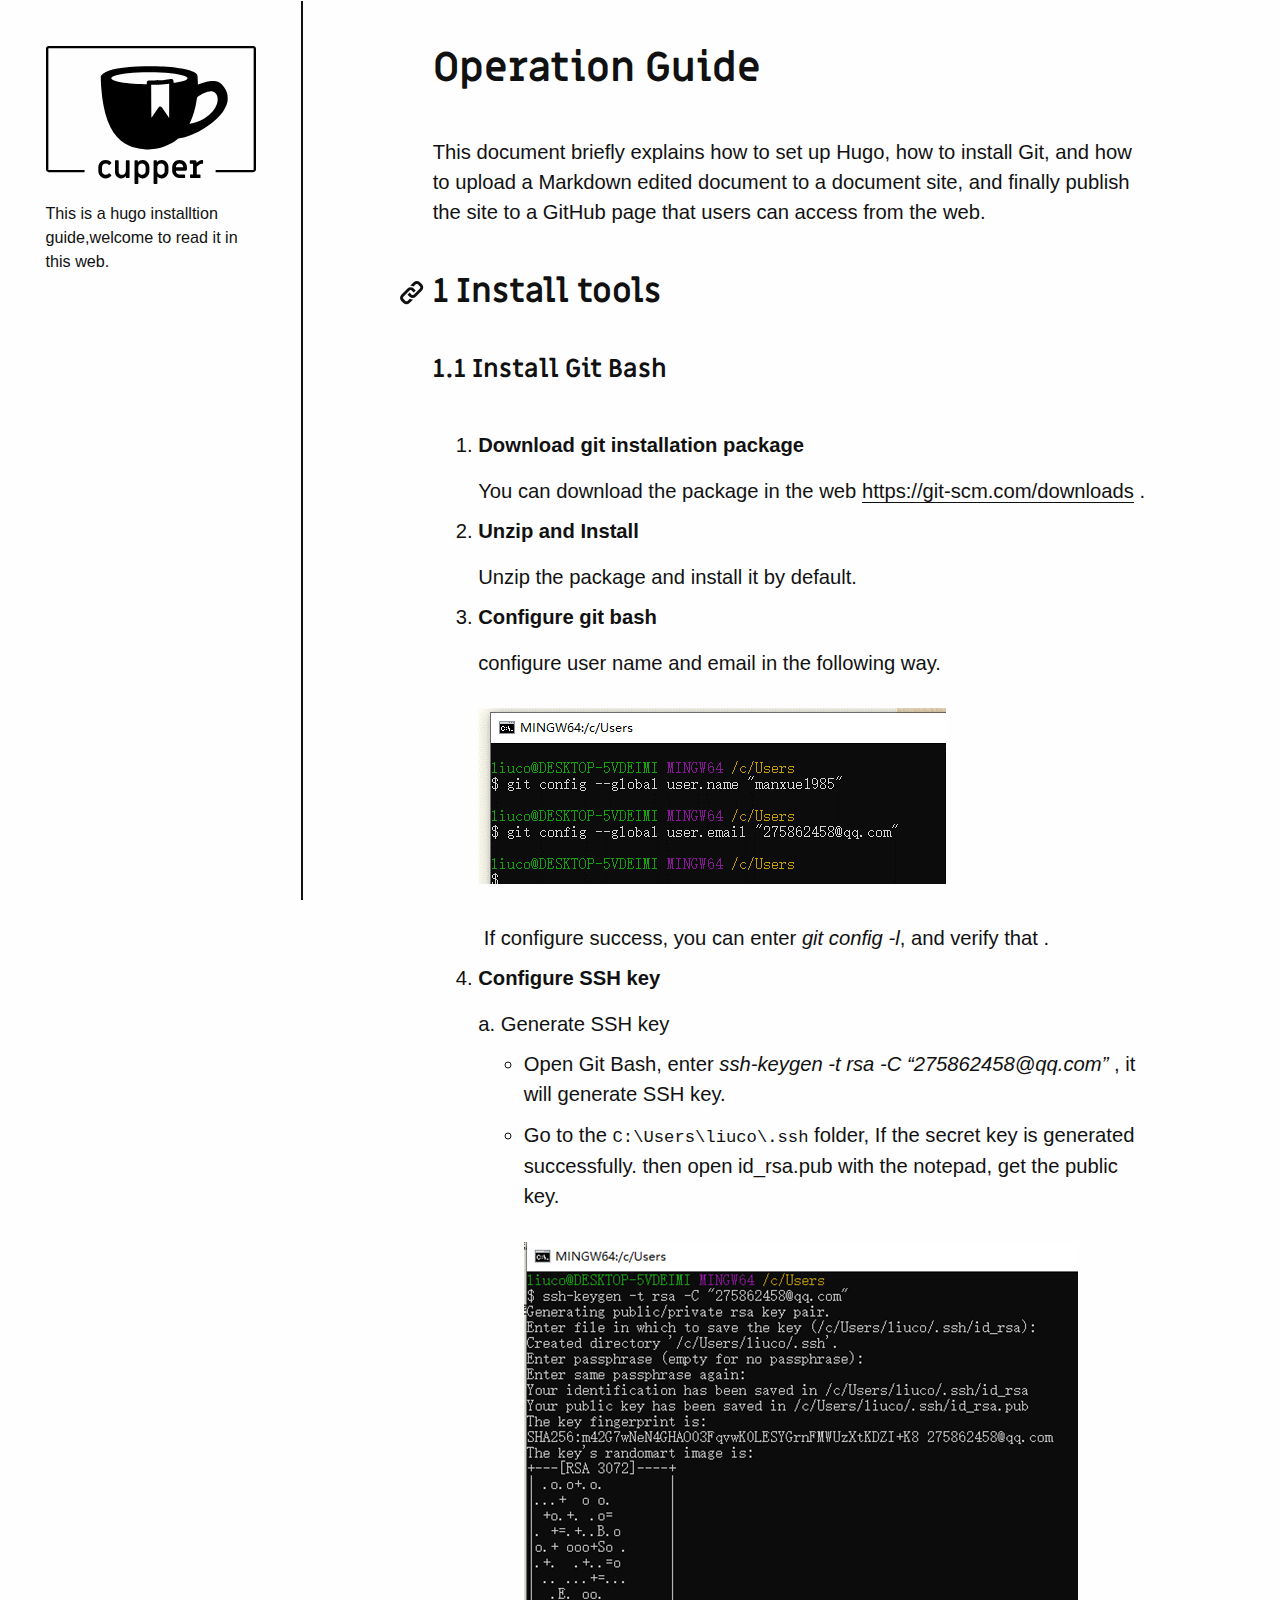
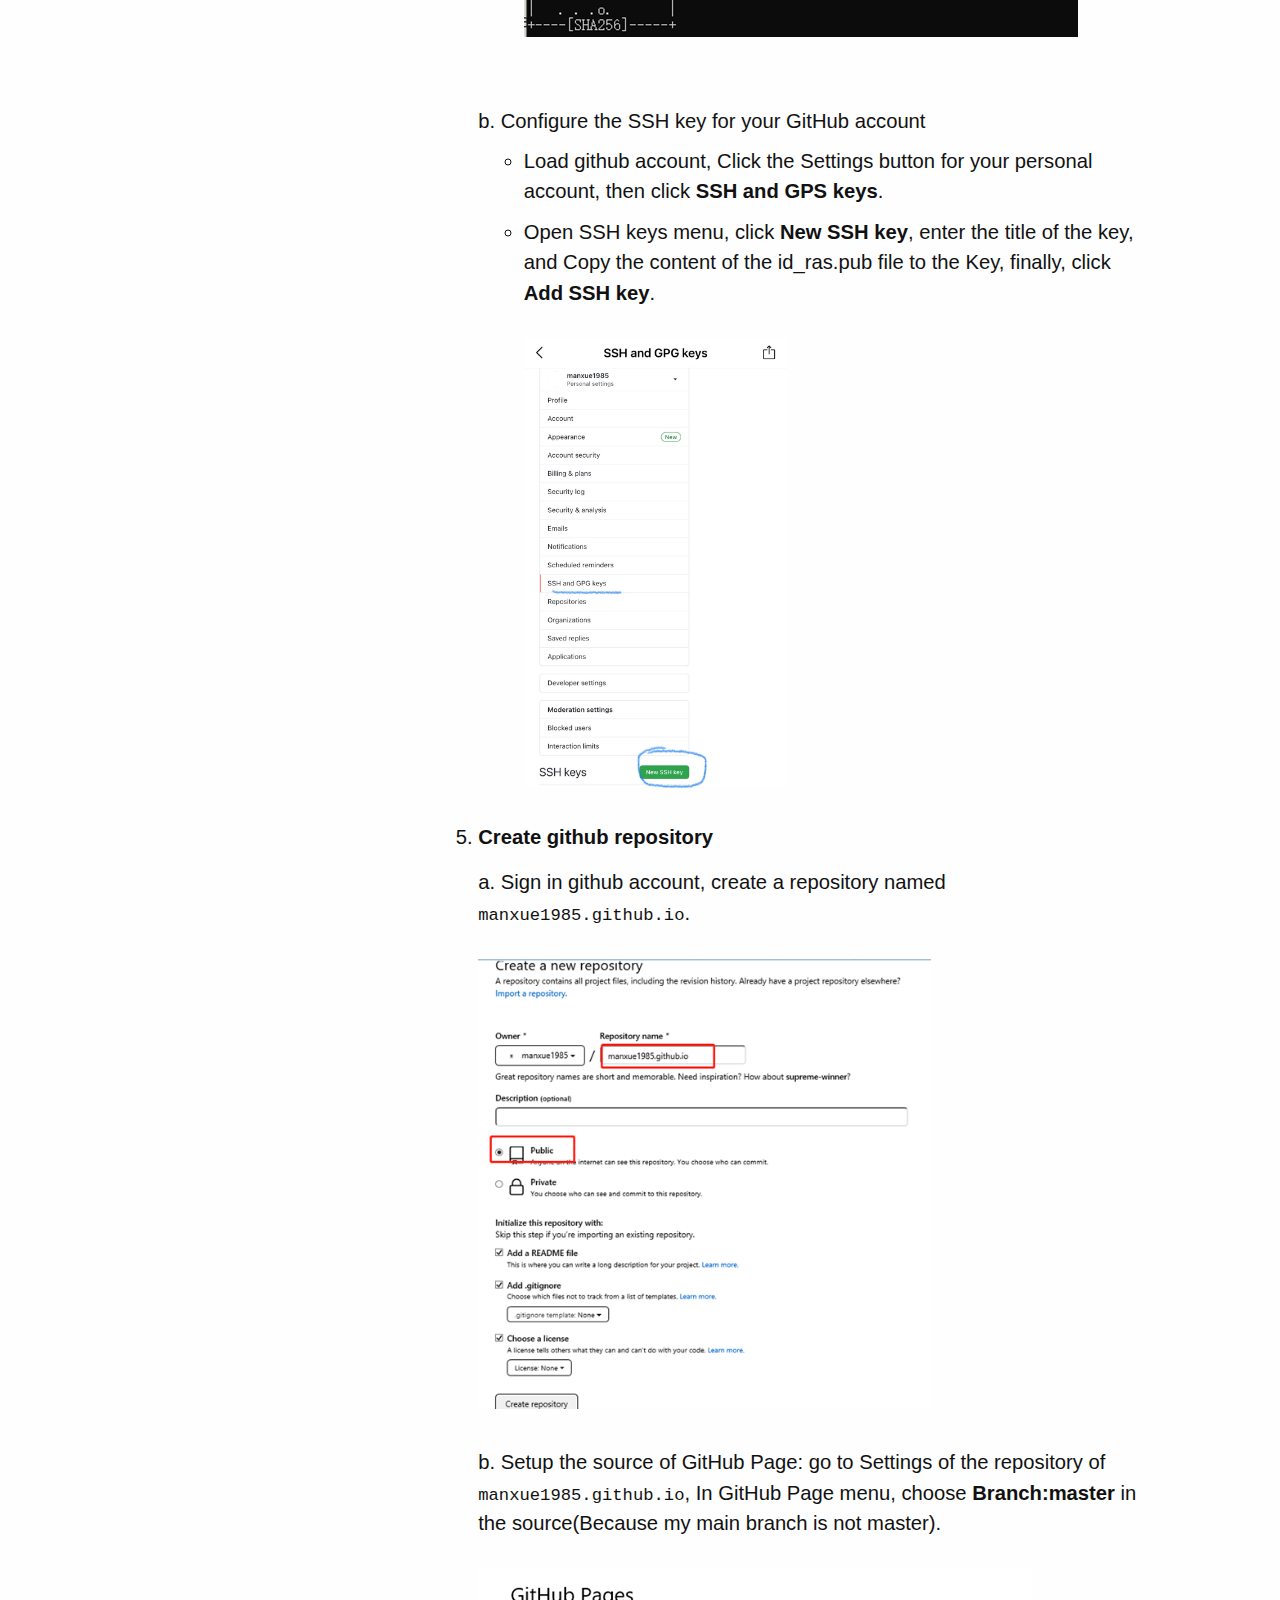
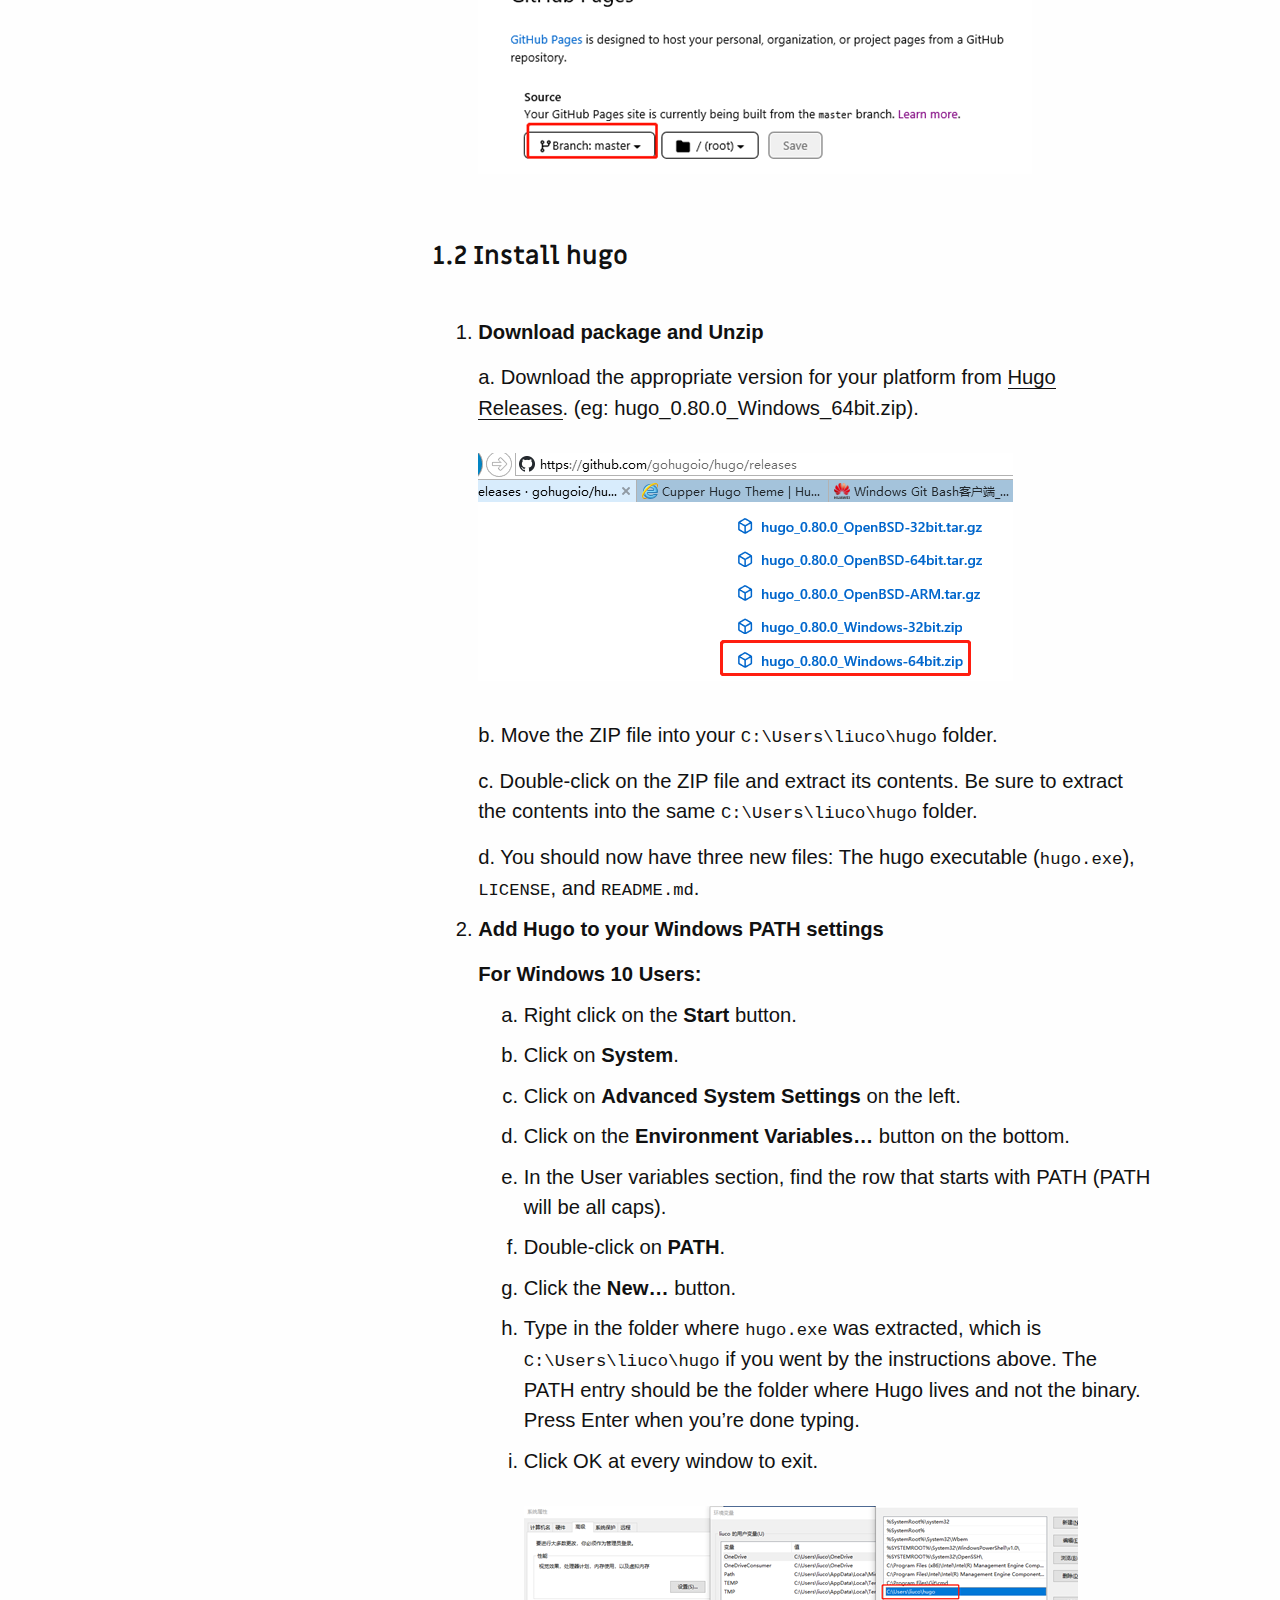
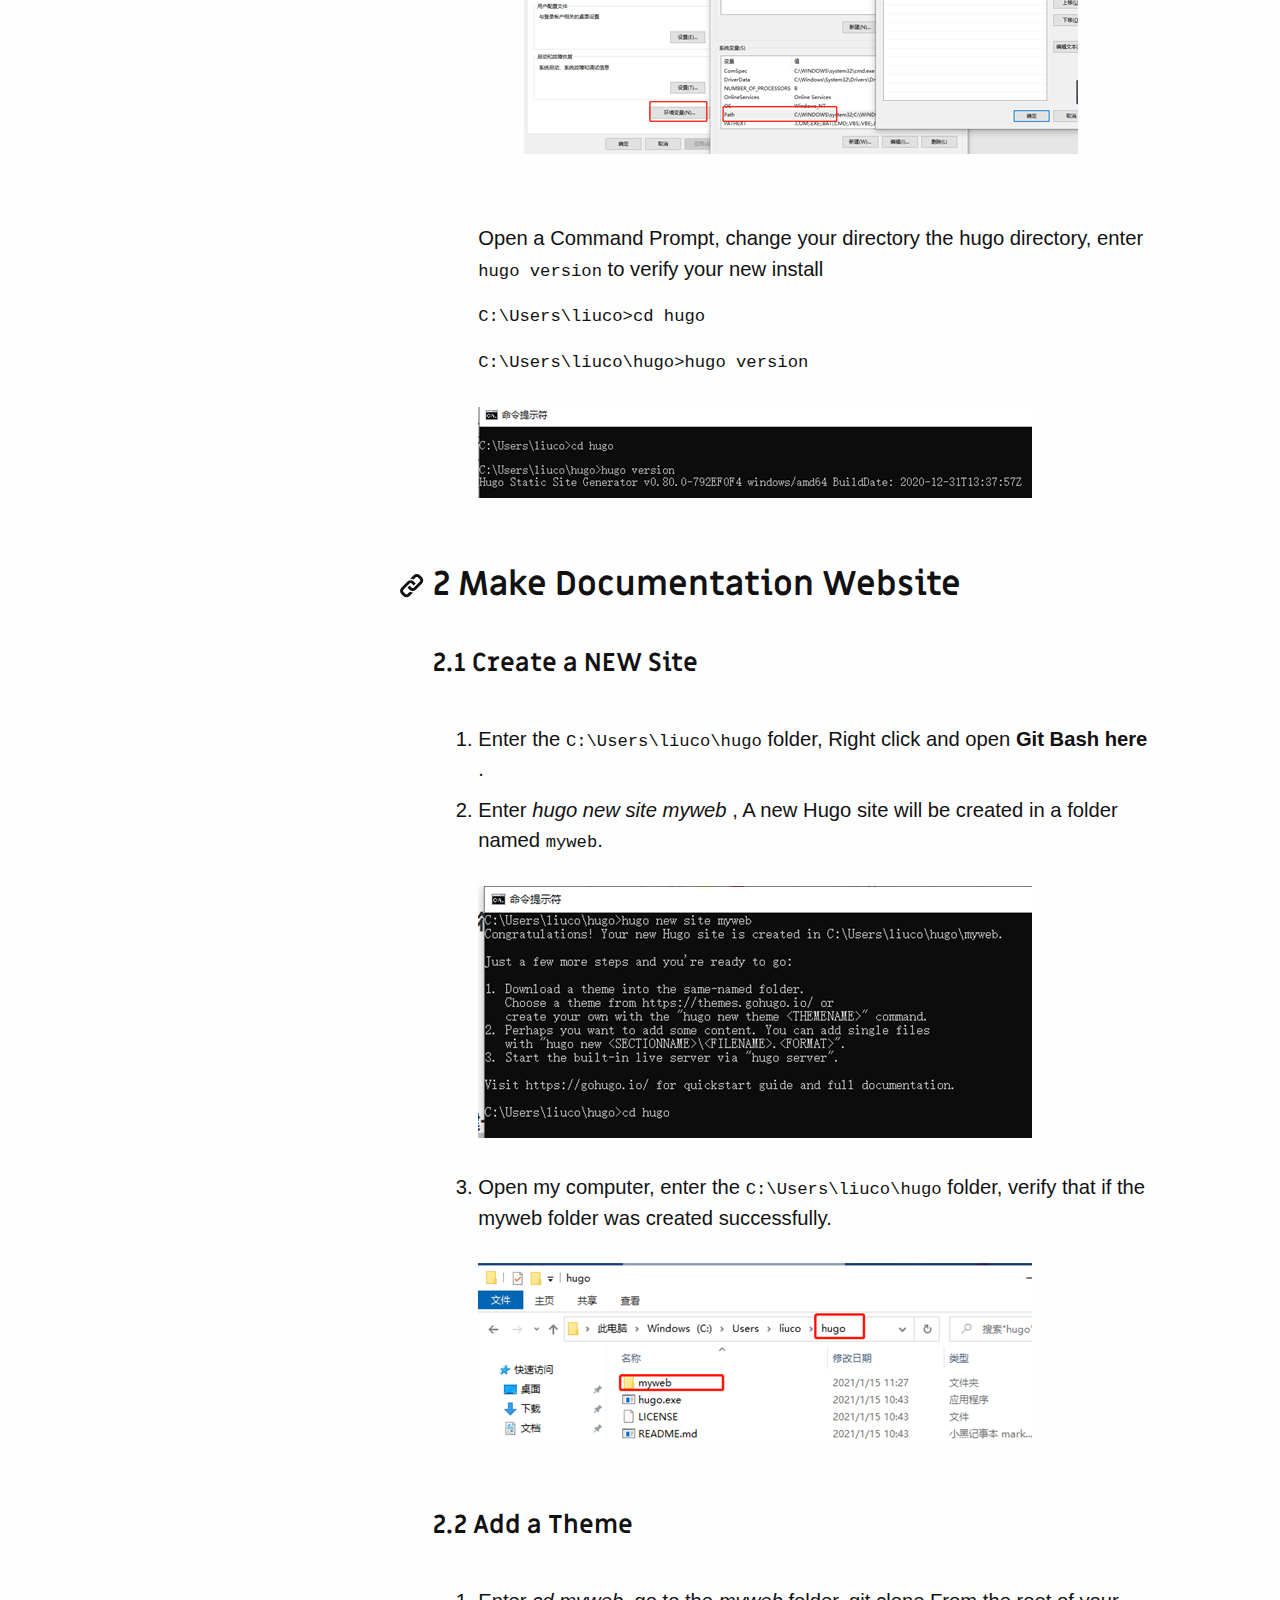
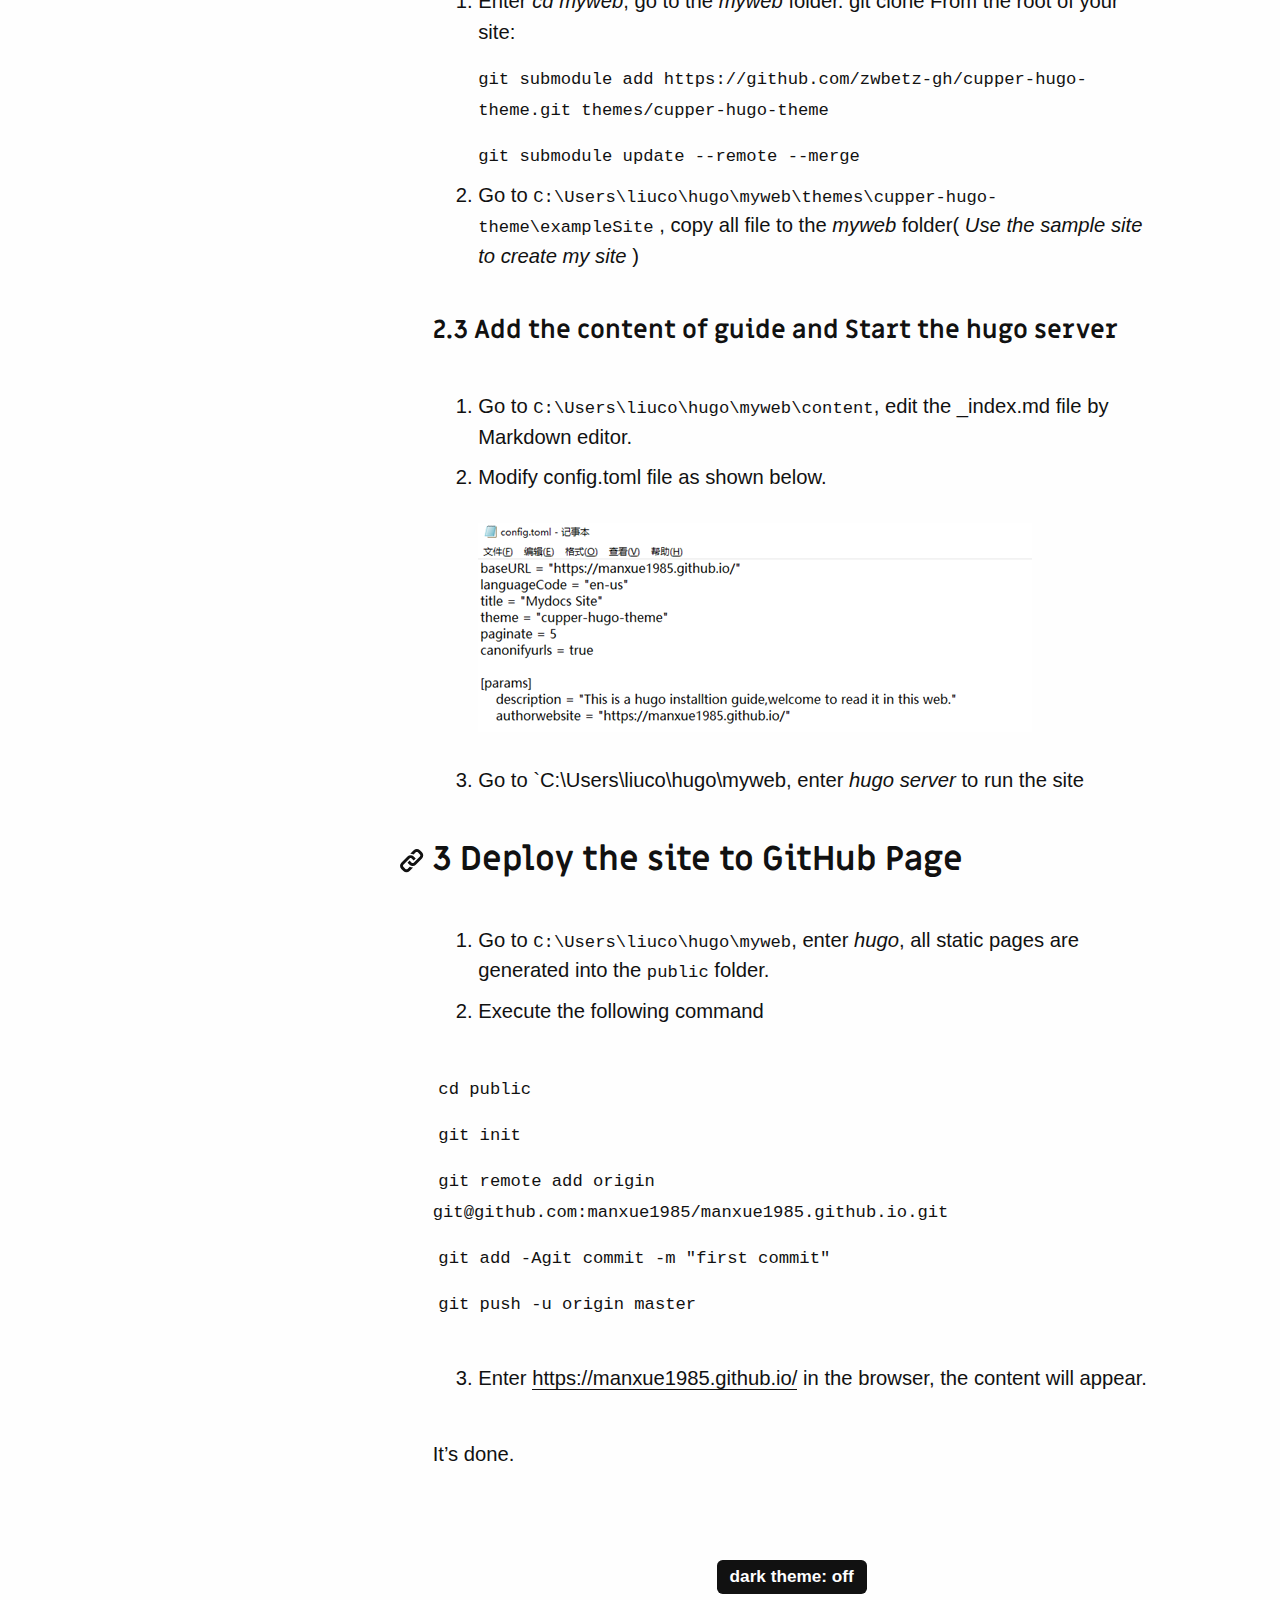
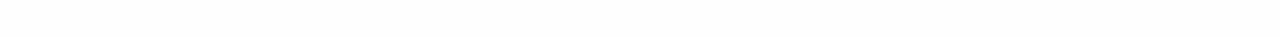
<file: index.html>
<!DOCTYPE html>
<html lang="en">
  <head>
  <meta charset="utf-8">
  <meta name="viewport" content="width=device-width, initial-scale=1.0">
  <meta http-equiv="X-UA-Compatible" content="IE=edge">

  <meta name="generator" content="Hugo 0.80.0" />
  <link rel="canonical" href="https://manxue1985.github.io/">

  
    
  

  <link rel="apple-touch-icon" sizes="180x180" href="https://manxue1985.github.io/apple-touch-icon.png">
  <link rel="icon" type="image/png" sizes="32x32" href="https://manxue1985.github.io/favicon-32x32.png">
  <link rel="icon" type="image/png" sizes="16x16" href="https://manxue1985.github.io/favicon-16x16.png">
  <link rel="manifest" href="https://manxue1985.github.io/site.webmanifest">
  <link rel="mask-icon" href="https://manxue1985.github.io/safari-pinned-tab.svg" color="#000000">
  <meta name="msapplication-TileColor" content="#ffffff">
  <meta name="theme-color" content="#ffffff">

  <style>
    body {
      visibility: hidden;
      opacity: 0;
    }
  </style>

  <link rel="stylesheet" href="https://manxue1985.github.io/css/prism.css" media="none" onload="this.media='all';">

  
  
  <link rel="stylesheet" type="text/css" href="https://manxue1985.github.io/css/styles.css">

  

  
  
    
  
  <title>Mydocs Site</title>
</head>

  <body>
    <a href="#main">skip to content</a>
    <noscript>
  <style>
    body {
      visibility: visible;
      opacity: 1;
    }
  </style>
</noscript>

    <svg style="display: none">
  <symbol id="bookmark" viewBox="0 0 40 50">
   <g transform="translate(2266 3206.2)">
    <path style="stroke:currentColor;stroke-width:3.2637;fill:none" d="m-2262.2-3203.4-.2331 42.195 16.319-16.318 16.318 16.318.2331-42.428z"/>
   </g>
  </symbol>

  <symbol id="w3c" viewBox="0 0 127.09899 67.763">
   <text font-size="83" style="font-size:83px;font-family:Trebuchet;letter-spacing:-12;fill-opacity:0" letter-spacing="-12" y="67.609352" x="-26.782778">W3C</text>
   <text font-size="83" style="font-size:83px;font-weight:bold;font-family:Trebuchet;fill-opacity:0" y="67.609352" x="153.21722" font-weight="bold">SVG</text>
   <path style="fill:currentColor;image-rendering:optimizeQuality;shape-rendering:geometricPrecision" d="m33.695.377 12.062 41.016 12.067-41.016h8.731l-19.968 67.386h-.831l-12.48-41.759-12.479 41.759h-.832l-19.965-67.386h8.736l12.061 41.016 8.154-27.618-3.993-13.397h8.737z"/>
   <path style="fill:currentColor;image-rendering:optimizeQuality;shape-rendering:geometricPrecision" d="m91.355 46.132c0 6.104-1.624 11.234-4.862 15.394-3.248 4.158-7.45 6.237-12.607 6.237-3.882 0-7.263-1.238-10.148-3.702-2.885-2.47-5.02-5.812-6.406-10.022l6.82-2.829c1.001 2.552 2.317 4.562 3.953 6.028 1.636 1.469 3.56 2.207 5.781 2.207 2.329 0 4.3-1.306 5.909-3.911 1.609-2.606 2.411-5.738 2.411-9.401 0-4.049-.861-7.179-2.582-9.399-1.995-2.604-5.129-3.912-9.397-3.912h-3.327v-3.991l11.646-20.133h-14.062l-3.911 6.655h-2.493v-14.976h32.441v4.075l-12.31 21.217c4.324 1.385 7.596 3.911 9.815 7.571 2.22 3.659 3.329 7.953 3.329 12.892z"/>
   <path style="fill:currentColor;image-rendering:optimizeQuality;shape-rendering:geometricPrecision" d="m125.21 0 1.414 8.6-5.008 9.583s-1.924-4.064-5.117-6.314c-2.693-1.899-4.447-2.309-7.186-1.746-3.527.73-7.516 4.938-9.258 10.13-2.084 6.21-2.104 9.218-2.178 11.978-.115 4.428.58 7.043.58 7.043s-3.04-5.626-3.011-13.866c.018-5.882.947-11.218 3.666-16.479 2.404-4.627 5.954-7.404 9.114-7.728 3.264-.343 5.848 1.229 7.841 2.938 2.089 1.788 4.213 5.698 4.213 5.698l4.94-9.837z"/>
   <path style="fill:currentColor;image-rendering:optimizeQuality;shape-rendering:geometricPrecision" d="m125.82 48.674s-2.208 3.957-3.589 5.48c-1.379 1.524-3.849 4.209-6.896 5.555-3.049 1.343-4.646 1.598-7.661 1.306-3.01-.29-5.807-2.032-6.786-2.764-.979-.722-3.486-2.864-4.897-4.854-1.42-2-3.634-5.995-3.634-5.995s1.233 4.001 2.007 5.699c.442.977 1.81 3.965 3.749 6.572 1.805 2.425 5.315 6.604 10.652 7.545 5.336.945 9.002-1.449 9.907-2.031.907-.578 2.819-2.178 4.032-3.475 1.264-1.351 2.459-3.079 3.116-4.108.487-.758 1.276-2.286 1.276-2.286l-1.276-6.644z"/>
  </symbol>

  <symbol id="tag" viewBox="0 0 177.16535 177.16535">
    <g transform="translate(0 -875.2)">
     <path style="fill-rule:evenodd;stroke-width:0;fill:currentColor" d="m159.9 894.3-68.79 8.5872-75.42 77.336 61.931 60.397 75.429-76.565 6.8495-69.755zm-31.412 31.835a10.813 10.813 0 0 1 1.8443 2.247 10.813 10.813 0 0 1 -3.5174 14.872l-.0445.0275a10.813 10.813 0 0 1 -14.86 -3.5714 10.813 10.813 0 0 1 3.5563 -14.863 10.813 10.813 0 0 1 13.022 1.2884z"/>
    </g>
  </symbol>

  <symbol id="balloon" viewBox="0 0 141.73228 177.16535">
   <g transform="translate(0 -875.2)">
    <g>
     <path style="fill:currentColor" d="m68.156 882.83-.88753 1.4269c-4.9564 7.9666-6.3764 17.321-5.6731 37.378.36584 10.437 1.1246 23.51 1.6874 29.062.38895 3.8372 3.8278 32.454 4.6105 38.459 4.6694-.24176 9.2946.2879 14.377 1.481 1.2359-3.2937 5.2496-13.088 8.886-21.623 6.249-14.668 8.4128-21.264 10.253-31.252 1.2464-6.7626 1.6341-12.156 1.4204-19.764-.36325-12.93-2.1234-19.487-6.9377-25.843-2.0833-2.7507-6.9865-7.6112-7.9127-7.8436-.79716-.20019-6.6946-1.0922-6.7755-1.0248-.02213.0182-5.0006-.41858-7.5248-.22808l-2.149-.22808h-3.3738z"/>
     <path style="fill:currentColor" d="m61.915 883.28-3.2484.4497c-1.7863.24724-3.5182.53481-3.8494.63994-2.4751.33811-4.7267.86957-6.7777 1.5696-.28598 0-1.0254.20146-2.3695.58589-5.0418 1.4418-6.6374 2.2604-8.2567 4.2364-6.281 7.6657-11.457 18.43-12.932 26.891-1.4667 8.4111.71353 22.583 5.0764 32.996 3.8064 9.0852 13.569 25.149 22.801 37.517 1.3741 1.841 2.1708 2.9286 2.4712 3.5792 3.5437-1.1699 6.8496-1.9336 10.082-2.3263-1.3569-5.7831-4.6968-21.86-6.8361-33.002-.92884-4.8368-2.4692-14.322-3.2452-19.991-.68557-5.0083-.77707-6.9534-.74159-15.791.04316-10.803.41822-16.162 1.5026-21.503 1.4593-5.9026 3.3494-11.077 6.3247-15.852z"/>
     <path style="fill:currentColor" d="m94.499 885.78c-.10214-.0109-.13691 0-.0907.0409.16033.13489 1.329 1.0675 2.5976 2.0723 6.7003 5.307 11.273 14.568 12.658 25.638.52519 4.1949.24765 14.361-.5059 18.523-2.4775 13.684-9.7807 32.345-20.944 53.519l-3.0559 5.7971c2.8082.76579 5.7915 1.727 8.9926 2.8441 11.562-11.691 18.349-19.678 24.129-28.394 7.8992-11.913 11.132-20.234 12.24-31.518.98442-10.02-1.5579-20.876-6.7799-28.959-.2758-.4269-.57803-.86856-.89617-1.3166-3.247-6.13-9.752-12.053-21.264-16.131-2.3687-.86369-6.3657-2.0433-7.0802-2.1166z"/>
     <path style="fill:currentColor" d="m32.52 892.22c-.20090-.13016-1.4606.81389-3.9132 2.7457-11.486 9.0476-17.632 24.186-16.078 39.61.79699 7.9138 2.4066 13.505 5.9184 20.562 5.8577 11.77 14.749 23.219 30.087 38.74.05838.059.12188.1244.18052.1838 1.3166-.5556 2.5965-1.0618 3.8429-1.5199-.66408-.32448-1.4608-1.3297-3.8116-4.4602-5.0951-6.785-8.7512-11.962-13.051-18.486-5.1379-7.7948-5.0097-7.5894-8.0586-13.054-6.2097-11.13-8.2674-17.725-8.6014-27.563-.21552-6.3494.13041-9.2733 1.775-14.987 2.1832-7.5849 3.9273-10.986 9.2693-18.07 1.7839-2.3656 2.6418-3.57 2.4409-3.7003z"/>
     <path style="fill:currentColor" d="m69.133 992.37c-6.2405.0309-12.635.76718-19.554 2.5706 4.6956 4.7759 9.935 10.258 12.05 12.625l4.1272 4.6202h11.493l3.964-4.4516c2.0962-2.3541 7.4804-7.9845 12.201-12.768-8.378-1.4975-16.207-2.6353-24.281-2.5955z"/>
     <rect style="stroke-width:0;fill:currentColor" ry="2.0328" height="27.746" width="22.766" y="1017.7" x="60.201"/>
    </g>
   </g>
  </symbol>

  <symbol id="info" viewBox="0 0 41.667 41.667">
   <g transform="translate(-37.035 -1004.6)">
    <path style="stroke-linejoin:round;stroke:currentColor;stroke-linecap:round;stroke-width:3.728;fill:none" d="m76.25 1030.2a18.968 18.968 0 0 1 -23.037 13.709 18.968 18.968 0 0 1 -13.738 -23.019 18.968 18.968 0 0 1 23.001 -13.768 18.968 18.968 0 0 1 13.798 22.984"/>
    <g transform="matrix(1.1146 0 0 1.1146 -26.276 -124.92)">
     <path style="stroke:currentColor;stroke-linecap:round;stroke-width:3.728;fill:none" d="m75.491 1039.5v-8.7472"/>
     <path style="stroke-width:0;fill:currentColor" transform="scale(-1)" d="m-73.193-1024.5a2.3719 2.3719 0 0 1 -2.8807 1.7142 2.3719 2.3719 0 0 1 -1.718 -2.8785 2.3719 2.3719 0 0 1 2.8763 -1.7217 2.3719 2.3719 0 0 1 1.7254 2.8741"/>
    </g>
   </g>
  </symbol>

  <symbol id="warning" viewBox="0 0 48.430474 41.646302">
    <g transform="translate(-1.1273 -1010.2)">
     <path style="stroke-linejoin:round;stroke:currentColor;stroke-linecap:round;stroke-width:4.151;fill:none" d="m25.343 1012.3-22.14 37.496h44.28z"/>
     <path style="stroke:currentColor;stroke-linecap:round;stroke-width:4.1512;fill:none" d="m25.54 1027.7v8.7472"/>
     <path style="stroke-width:0;fill:currentColor" d="m27.839 1042.8a2.3719 2.3719 0 0 1 -2.8807 1.7143 2.3719 2.3719 0 0 1 -1.718 -2.8785 2.3719 2.3719 0 0 1 2.8763 -1.7217 2.3719 2.3719 0 0 1 1.7254 2.8741"/>
    </g>
  </symbol>

  <symbol id="menu" viewBox="0 0 50 50">
     <rect style="stroke-width:0;fill:currentColor" height="10" width="50" y="0" x="0"/>
     <rect style="stroke-width:0;fill:currentColor" height="10" width="50" y="20" x="0"/>
     <rect style="stroke-width:0;fill:currentColor" height="10" width="50" y="40" x="0"/>
   </symbol>

   <symbol id="link" viewBox="0 0 50 50">
    <g transform="translate(0 -1002.4)">
     <g transform="matrix(.095670 0 0 .095670 2.3233 1004.9)">
      <g>
       <path style="stroke-width:0;fill:currentColor" d="m452.84 192.9-128.65 128.65c-35.535 35.54-93.108 35.54-128.65 0l-42.881-42.886 42.881-42.876 42.884 42.876c11.845 11.822 31.064 11.846 42.886 0l128.64-128.64c11.816-11.831 11.816-31.066 0-42.9l-42.881-42.881c-11.822-11.814-31.064-11.814-42.887 0l-45.928 45.936c-21.292-12.531-45.491-17.905-69.449-16.291l72.501-72.526c35.535-35.521 93.136-35.521 128.64 0l42.886 42.881c35.535 35.523 35.535 93.141-.001 128.66zm-254.28 168.51-45.903 45.9c-11.845 11.846-31.064 11.817-42.881 0l-42.884-42.881c-11.845-11.821-11.845-31.041 0-42.886l128.65-128.65c11.819-11.814 31.069-11.814 42.884 0l42.886 42.886 42.876-42.886-42.876-42.881c-35.54-35.521-93.113-35.521-128.65 0l-128.65 128.64c-35.538 35.545-35.538 93.146 0 128.65l42.883 42.882c35.51 35.54 93.11 35.54 128.65 0l72.496-72.499c-23.956 1.597-48.092-3.784-69.474-16.283z"/>
      </g>
     </g>
    </g>
  </symbol>

  <symbol id="doc" viewBox="0 0 35 45">
   <g transform="translate(-147.53 -539.83)">
    <path style="stroke:currentColor;stroke-width:2.4501;fill:none" d="m149.38 542.67v39.194h31.354v-39.194z"/>
    <g style="stroke-width:25" transform="matrix(.098003 0 0 .098003 133.69 525.96)">
     <path d="m220 252.36h200" style="stroke:currentColor;stroke-width:25;fill:none"/>
     <path style="stroke:currentColor;stroke-width:25;fill:none" d="m220 409.95h200"/>
     <path d="m220 488.74h200" style="stroke:currentColor;stroke-width:25;fill:none"/>
     <path d="m220 331.15h200" style="stroke:currentColor;stroke-width:25;fill:none"/>
    </g>
   </g>
 </symbol>

 <symbol id="tick" viewBox="0 0 177.16535 177.16535">
  <g transform="translate(0 -875.2)">
   <rect style="stroke-width:0;fill:currentColor" transform="rotate(30)" height="155" width="40" y="702.99" x="556.82"/>
   <rect style="stroke-width:0;fill:currentColor" transform="rotate(30)" height="40" width="90.404" y="817.99" x="506.42"/>
  </g>
 </symbol>
</svg>

    <div class="wrapper">
      <header class="intro-and-nav" role="banner">
  <div>
    <div class="intro">
      <a
        class="logo"
        href="https://manxue1985.github.io/"
        aria-label="Mydocs Site home page"
      >
        <img src="https://manxue1985.github.io/images/logo.svg" alt="">
      </a>
      <p class="library-desc">
         This is a hugo installtion guide,welcome to read it in this web. 
      </p>
    </div>
    <nav id="patterns-nav" class="patterns" role="navigation">
  <h2 class="vh">Main navigation</h2>
  <button id="menu-button" aria-expanded="false">
    <svg viewBox="0 0 50 50" aria-hidden="true" focusable="false">
      <use xlink:href="#menu"></use>
    </svg>
    Menu
  </button>
  
  <ul id="patterns-list">
  
  </ul>
</nav>
    
  </div>
</header>

      <div class="main-and-footer">
        <div>
          
  <main id="main">
    <h1>Operation Guide</h1>
    <p>This document briefly explains how to set up Hugo, how to install Git, and how to upload a Markdown edited document to a document site, and finally publish the site to a GitHub page that users can access from the web.</p>
<h2 id="1-install-tools">1 Install tools</h2>
<h3 id="11-install-git-bash">1.1 Install Git Bash</h3>
<ol>
<li>
<p><strong>Download git installation package</strong></p>
<p>You can download the package in the web  <a href="https://git-scm.com/downloads">https://git-scm.com/downloads</a> .</p>
</li>
<li>
<p><strong>Unzip and Install</strong></p>
<p>Unzip the package and install it by default.</p>
</li>
<li>
<p><strong>Configure git bash</strong></p>
<p>configure user name and email in the following way.</p>
<p><img src="images/git.png" alt="git"></p>
<p>​    If configure success, you can enter <em>git config -l</em>, and  verify that .</p>
</li>
<li>
<p><strong>Configure SSH key</strong></p>
<p>a. Generate SSH key</p>
<ul>
<li>
<p>Open Git Bash, enter <em>ssh-keygen -t rsa -C “275862458@qq.com”</em> , it will generate SSH key.</p>
</li>
<li>
<p>Go to the <code>C:\Users\liuco\.ssh</code> folder, If the secret key is generated successfully. then open id_rsa.pub with the notepad, get the public key.</p>
<p><img src="images/sshkey.png" alt="sshkey"></p>
</li>
</ul>
<p>b. Configure the SSH key for your GitHub account</p>
<ul>
<li>
<p>Load github account, Click the Settings button for your personal account,  then click <strong>SSH and GPS keys</strong>.</p>
</li>
<li>
<p>Open  SSH keys menu,  click <strong>New SSH key</strong>, enter the title of the key, and Copy the content of the id_ras.pub file to the Key, finally, click <strong>Add SSH key</strong>.</p>
<p><img src="images/addsshkey.png" alt="addsshkey"></p>
</li>
</ul>
</li>
<li>
<p><strong>Create github repository</strong></p>
<p>a. Sign in github account, create a repository named <code>manxue1985.github.io</code>.</p>
<p><img src="images/githubrepo1.png" alt="githubrepo1"></p>
<p>b. Setup the source of GitHub Page: go to Settings of the repository of <code>manxue1985.github.io</code>, In GitHub Page menu, choose <strong>Branch:master</strong> in the source(Because my main branch is not master).</p>
<p><img src="images/githubpagesetup.png" alt="githubpagesetup"></p>
</li>
</ol>
<h3 id="12-install-hugo">1.2 Install hugo</h3>
<ol>
<li>
<p><strong>Download package and Unzip</strong></p>
<p>a. Download the appropriate version for your platform from <a href="https://github.com/gohugoio/hugo/releases">Hugo Releases</a>. (eg: hugo_0.80.0_Windows_64bit.zip).</p>
<p><img src="images/hugopackage.png" alt="hugopackage"></p>
<p>b. Move the ZIP file into your <code>C:\Users\liuco\hugo</code> folder.</p>
<p>c. Double-click on the ZIP file and extract its contents. Be sure to extract the contents into the same <code>C:\Users\liuco\hugo</code> folder.</p>
<p>d. You should now have three new files: The hugo executable (<code>hugo.exe</code>), <code>LICENSE</code>, and <code>README.md</code>.</p>
</li>
<li>
<p><strong>Add Hugo to your Windows PATH settings</strong></p>
<p><strong>For Windows 10 Users:</strong></p>
<ol>
<li>
<p>Right click on the <strong>Start</strong> button.</p>
</li>
<li>
<p>Click on <strong>System</strong>.</p>
</li>
<li>
<p>Click on <strong>Advanced System Settings</strong> on the left.</p>
</li>
<li>
<p>Click on the <strong>Environment Variables…</strong> button on the bottom.</p>
</li>
<li>
<p>In the User variables section, find the row that starts with PATH (PATH will be all caps).</p>
</li>
<li>
<p>Double-click on <strong>PATH</strong>.</p>
</li>
<li>
<p>Click the <strong>New…</strong> button.</p>
</li>
<li>
<p>Type in the folder where <code>hugo.exe</code> was extracted, which is <code>C:\Users\liuco\hugo</code> if you went by the instructions above. The PATH entry should be the folder where Hugo lives and not the binary. Press Enter when you’re done typing.</p>
</li>
<li>
<p>Click OK at every window to exit.</p>
<p><img src="images/path.png" alt="path"></p>
</li>
</ol>
<p>Open a Command Prompt, change your directory the hugo directory, enter <code>hugo version</code> to verify your new install</p>
<p><code>C:\Users\liuco&gt;cd hugo</code></p>
<p><code>C:\Users\liuco\hugo&gt;hugo version</code></p>
<p><img src="images/hugoversion.png" alt="hugoversion"></p>
</li>
</ol>
<h2 id="2-make--documentation-website">2 Make  Documentation Website</h2>
<h3 id="21-create-a-new-site">2.1 Create a NEW Site</h3>
<ol>
<li>
<p>Enter the  <code>C:\Users\liuco\hugo</code> folder, Right click and open <strong>Git Bash here</strong> .</p>
</li>
<li>
<p>Enter <em>hugo new site myweb</em> , A new Hugo site will be created in a folder named <code>myweb</code>.</p>
<p><img src="images/hugonewsite.png" alt="hugonewsite"></p>
</li>
<li>
<p>Open my computer, enter the  <code>C:\Users\liuco\hugo</code> folder, verify that if the myweb folder was created successfully.</p>
<p><img src="images/mywebsite.png" alt="mywebsite"></p>
</li>
</ol>
<h3 id="22-add-a-theme">2.2 Add a Theme</h3>
<ol>
<li>
<p>Enter <em>cd myweb</em>, go to the <em>myweb</em> folder. git clone From the root of your site:</p>
<p><code>git submodule add https://github.com/zwbetz-gh/cupper-hugo-theme.git themes/cupper-hugo-theme</code></p>
<p><code>git submodule update --remote --merge</code></p>
</li>
<li>
<p>Go to  <code>C:\Users\liuco\hugo\myweb\themes\cupper-hugo-theme\exampleSite</code> , copy all file to the <em>myweb</em> folder( <em>Use the sample site to create my site</em> )</p>
</li>
</ol>
<h3 id="23-add-the-content-of-guide-and-start-the-hugo-server">2.3 Add the content of guide and Start the hugo server</h3>
<ol>
<li>
<p>Go to <code>C:\Users\liuco\hugo\myweb\content</code>, edit the _index.md file by Markdown editor.</p>
</li>
<li>
<p>Modify config.toml file  as shown below.</p>
<p><img src="images/config.png" alt="config"></p>
</li>
<li>
<p>Go to `C:\Users\liuco\hugo\myweb, enter <em>hugo server</em> to run the site</p>
</li>
</ol>
<h2 id="3-deploy-the-site-to--github-page">3 Deploy the site to  GitHub Page</h2>
<ol>
<li>
<p>Go to <code>C:\Users\liuco\hugo\myweb</code>, enter <em>hugo</em>, all static pages are generated into the <code>public</code> folder.</p>
</li>
<li>
<p>Execute the following command</p>
</li>
</ol>
<p>​	<code>cd public</code></p>
<p>​	<code>git init</code></p>
<p>​	<code>git remote add origin git@github.com:manxue1985/manxue1985.github.io.git</code></p>
<p>​	<code>git add -Agit commit -m &quot;first commit&quot;</code></p>
<p>​	<code>git push -u origin master</code></p>
<ol start="3">
<li>Enter <a href="https://manxue1985.github.io/">https://manxue1985.github.io/</a> in the  browser, the content will appear.</li>
</ol>
<p>It&rsquo;s done.</p>

  </main>

          
            <footer role="contentinfo">
  <div
  
  >
    <label for="themer">
      dark theme: <input type="checkbox" id="themer" class="vh">
      
      <span aria-hidden="true"></span>
    </label>
  </div>
  
</footer>

          
        </div>
      </div>
    </div>
    

<script src="https://manxue1985.github.io/js/dom-scripts.js"></script>  

<script src="https://manxue1985.github.io/js/prism.js"></script>





    
    
  

  </body>
</html>
</file>
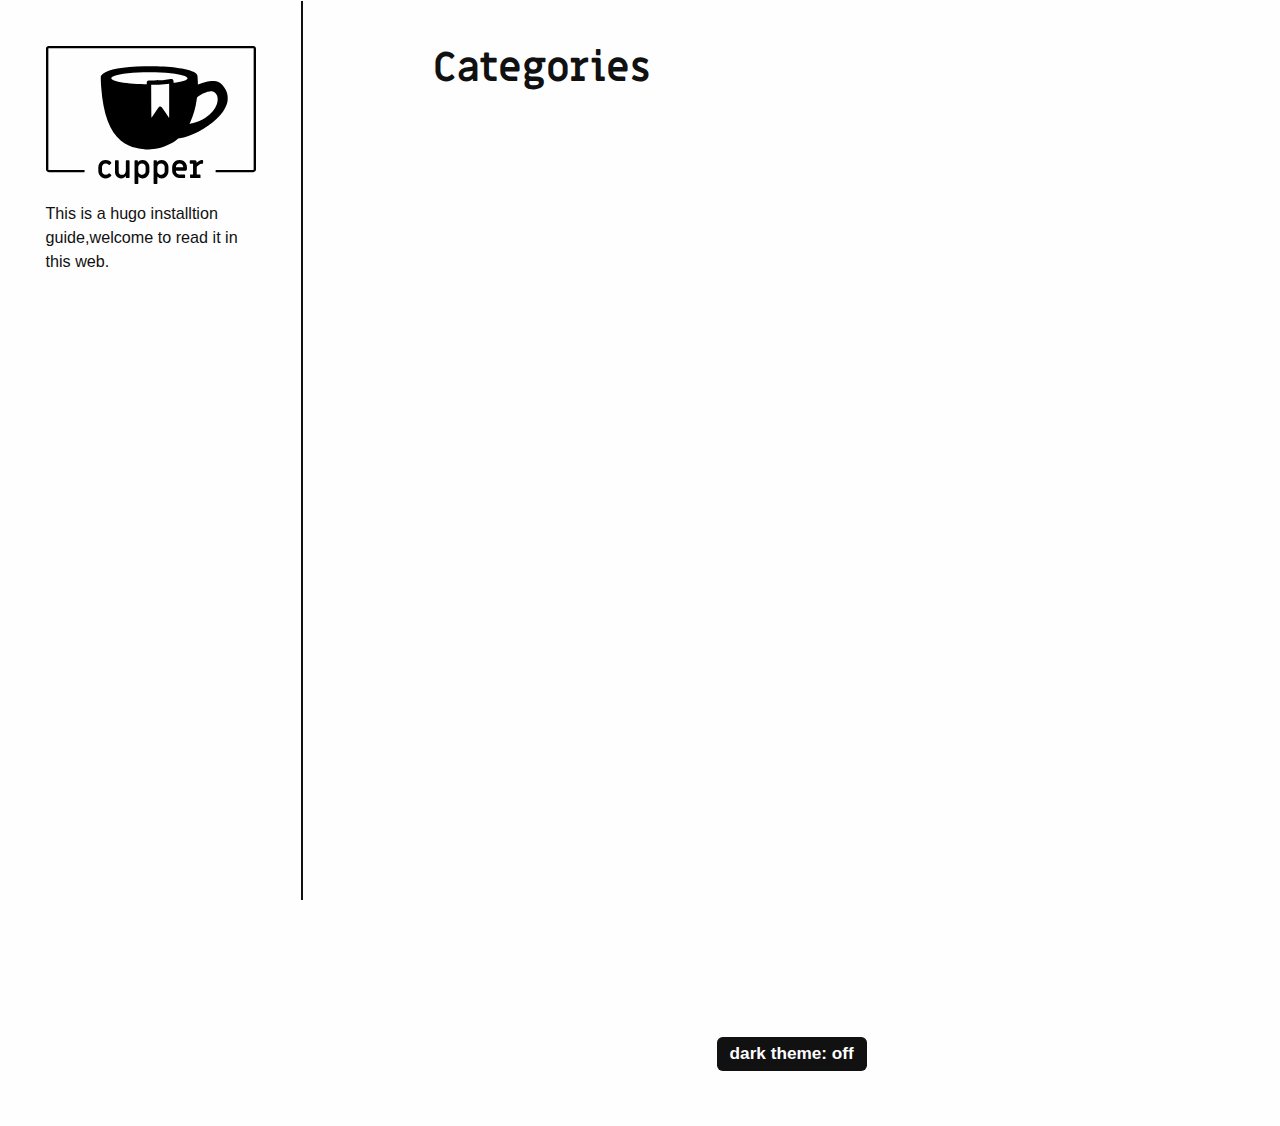
<file: categories/index.html>
<!DOCTYPE html>
<html lang="en">
  <head>
  <meta charset="utf-8">
  <meta name="viewport" content="width=device-width, initial-scale=1.0">
  <meta http-equiv="X-UA-Compatible" content="IE=edge">

  <meta name="generator" content="Hugo 0.80.0" />
  <link rel="canonical" href="https://manxue1985.github.io/categories/">

  

  <link rel="apple-touch-icon" sizes="180x180" href="https://manxue1985.github.io/apple-touch-icon.png">
  <link rel="icon" type="image/png" sizes="32x32" href="https://manxue1985.github.io/favicon-32x32.png">
  <link rel="icon" type="image/png" sizes="16x16" href="https://manxue1985.github.io/favicon-16x16.png">
  <link rel="manifest" href="https://manxue1985.github.io/site.webmanifest">
  <link rel="mask-icon" href="https://manxue1985.github.io/safari-pinned-tab.svg" color="#000000">
  <meta name="msapplication-TileColor" content="#ffffff">
  <meta name="theme-color" content="#ffffff">

  <style>
    body {
      visibility: hidden;
      opacity: 0;
    }
  </style>

  <link rel="stylesheet" href="https://manxue1985.github.io/css/prism.css" media="none" onload="this.media='all';">

  
  
  <link rel="stylesheet" type="text/css" href="https://manxue1985.github.io/css/styles.css">

  

  
  
  <title>Categories | Mydocs Site</title>
</head>

  <body>
    <a href="#main">skip to content</a>
    <noscript>
  <style>
    body {
      visibility: visible;
      opacity: 1;
    }
  </style>
</noscript>

    <svg style="display: none">
  <symbol id="bookmark" viewBox="0 0 40 50">
   <g transform="translate(2266 3206.2)">
    <path style="stroke:currentColor;stroke-width:3.2637;fill:none" d="m-2262.2-3203.4-.2331 42.195 16.319-16.318 16.318 16.318.2331-42.428z"/>
   </g>
  </symbol>

  <symbol id="w3c" viewBox="0 0 127.09899 67.763">
   <text font-size="83" style="font-size:83px;font-family:Trebuchet;letter-spacing:-12;fill-opacity:0" letter-spacing="-12" y="67.609352" x="-26.782778">W3C</text>
   <text font-size="83" style="font-size:83px;font-weight:bold;font-family:Trebuchet;fill-opacity:0" y="67.609352" x="153.21722" font-weight="bold">SVG</text>
   <path style="fill:currentColor;image-rendering:optimizeQuality;shape-rendering:geometricPrecision" d="m33.695.377 12.062 41.016 12.067-41.016h8.731l-19.968 67.386h-.831l-12.48-41.759-12.479 41.759h-.832l-19.965-67.386h8.736l12.061 41.016 8.154-27.618-3.993-13.397h8.737z"/>
   <path style="fill:currentColor;image-rendering:optimizeQuality;shape-rendering:geometricPrecision" d="m91.355 46.132c0 6.104-1.624 11.234-4.862 15.394-3.248 4.158-7.45 6.237-12.607 6.237-3.882 0-7.263-1.238-10.148-3.702-2.885-2.47-5.02-5.812-6.406-10.022l6.82-2.829c1.001 2.552 2.317 4.562 3.953 6.028 1.636 1.469 3.56 2.207 5.781 2.207 2.329 0 4.3-1.306 5.909-3.911 1.609-2.606 2.411-5.738 2.411-9.401 0-4.049-.861-7.179-2.582-9.399-1.995-2.604-5.129-3.912-9.397-3.912h-3.327v-3.991l11.646-20.133h-14.062l-3.911 6.655h-2.493v-14.976h32.441v4.075l-12.31 21.217c4.324 1.385 7.596 3.911 9.815 7.571 2.22 3.659 3.329 7.953 3.329 12.892z"/>
   <path style="fill:currentColor;image-rendering:optimizeQuality;shape-rendering:geometricPrecision" d="m125.21 0 1.414 8.6-5.008 9.583s-1.924-4.064-5.117-6.314c-2.693-1.899-4.447-2.309-7.186-1.746-3.527.73-7.516 4.938-9.258 10.13-2.084 6.21-2.104 9.218-2.178 11.978-.115 4.428.58 7.043.58 7.043s-3.04-5.626-3.011-13.866c.018-5.882.947-11.218 3.666-16.479 2.404-4.627 5.954-7.404 9.114-7.728 3.264-.343 5.848 1.229 7.841 2.938 2.089 1.788 4.213 5.698 4.213 5.698l4.94-9.837z"/>
   <path style="fill:currentColor;image-rendering:optimizeQuality;shape-rendering:geometricPrecision" d="m125.82 48.674s-2.208 3.957-3.589 5.48c-1.379 1.524-3.849 4.209-6.896 5.555-3.049 1.343-4.646 1.598-7.661 1.306-3.01-.29-5.807-2.032-6.786-2.764-.979-.722-3.486-2.864-4.897-4.854-1.42-2-3.634-5.995-3.634-5.995s1.233 4.001 2.007 5.699c.442.977 1.81 3.965 3.749 6.572 1.805 2.425 5.315 6.604 10.652 7.545 5.336.945 9.002-1.449 9.907-2.031.907-.578 2.819-2.178 4.032-3.475 1.264-1.351 2.459-3.079 3.116-4.108.487-.758 1.276-2.286 1.276-2.286l-1.276-6.644z"/>
  </symbol>

  <symbol id="tag" viewBox="0 0 177.16535 177.16535">
    <g transform="translate(0 -875.2)">
     <path style="fill-rule:evenodd;stroke-width:0;fill:currentColor" d="m159.9 894.3-68.79 8.5872-75.42 77.336 61.931 60.397 75.429-76.565 6.8495-69.755zm-31.412 31.835a10.813 10.813 0 0 1 1.8443 2.247 10.813 10.813 0 0 1 -3.5174 14.872l-.0445.0275a10.813 10.813 0 0 1 -14.86 -3.5714 10.813 10.813 0 0 1 3.5563 -14.863 10.813 10.813 0 0 1 13.022 1.2884z"/>
    </g>
  </symbol>

  <symbol id="balloon" viewBox="0 0 141.73228 177.16535">
   <g transform="translate(0 -875.2)">
    <g>
     <path style="fill:currentColor" d="m68.156 882.83-.88753 1.4269c-4.9564 7.9666-6.3764 17.321-5.6731 37.378.36584 10.437 1.1246 23.51 1.6874 29.062.38895 3.8372 3.8278 32.454 4.6105 38.459 4.6694-.24176 9.2946.2879 14.377 1.481 1.2359-3.2937 5.2496-13.088 8.886-21.623 6.249-14.668 8.4128-21.264 10.253-31.252 1.2464-6.7626 1.6341-12.156 1.4204-19.764-.36325-12.93-2.1234-19.487-6.9377-25.843-2.0833-2.7507-6.9865-7.6112-7.9127-7.8436-.79716-.20019-6.6946-1.0922-6.7755-1.0248-.02213.0182-5.0006-.41858-7.5248-.22808l-2.149-.22808h-3.3738z"/>
     <path style="fill:currentColor" d="m61.915 883.28-3.2484.4497c-1.7863.24724-3.5182.53481-3.8494.63994-2.4751.33811-4.7267.86957-6.7777 1.5696-.28598 0-1.0254.20146-2.3695.58589-5.0418 1.4418-6.6374 2.2604-8.2567 4.2364-6.281 7.6657-11.457 18.43-12.932 26.891-1.4667 8.4111.71353 22.583 5.0764 32.996 3.8064 9.0852 13.569 25.149 22.801 37.517 1.3741 1.841 2.1708 2.9286 2.4712 3.5792 3.5437-1.1699 6.8496-1.9336 10.082-2.3263-1.3569-5.7831-4.6968-21.86-6.8361-33.002-.92884-4.8368-2.4692-14.322-3.2452-19.991-.68557-5.0083-.77707-6.9534-.74159-15.791.04316-10.803.41822-16.162 1.5026-21.503 1.4593-5.9026 3.3494-11.077 6.3247-15.852z"/>
     <path style="fill:currentColor" d="m94.499 885.78c-.10214-.0109-.13691 0-.0907.0409.16033.13489 1.329 1.0675 2.5976 2.0723 6.7003 5.307 11.273 14.568 12.658 25.638.52519 4.1949.24765 14.361-.5059 18.523-2.4775 13.684-9.7807 32.345-20.944 53.519l-3.0559 5.7971c2.8082.76579 5.7915 1.727 8.9926 2.8441 11.562-11.691 18.349-19.678 24.129-28.394 7.8992-11.913 11.132-20.234 12.24-31.518.98442-10.02-1.5579-20.876-6.7799-28.959-.2758-.4269-.57803-.86856-.89617-1.3166-3.247-6.13-9.752-12.053-21.264-16.131-2.3687-.86369-6.3657-2.0433-7.0802-2.1166z"/>
     <path style="fill:currentColor" d="m32.52 892.22c-.20090-.13016-1.4606.81389-3.9132 2.7457-11.486 9.0476-17.632 24.186-16.078 39.61.79699 7.9138 2.4066 13.505 5.9184 20.562 5.8577 11.77 14.749 23.219 30.087 38.74.05838.059.12188.1244.18052.1838 1.3166-.5556 2.5965-1.0618 3.8429-1.5199-.66408-.32448-1.4608-1.3297-3.8116-4.4602-5.0951-6.785-8.7512-11.962-13.051-18.486-5.1379-7.7948-5.0097-7.5894-8.0586-13.054-6.2097-11.13-8.2674-17.725-8.6014-27.563-.21552-6.3494.13041-9.2733 1.775-14.987 2.1832-7.5849 3.9273-10.986 9.2693-18.07 1.7839-2.3656 2.6418-3.57 2.4409-3.7003z"/>
     <path style="fill:currentColor" d="m69.133 992.37c-6.2405.0309-12.635.76718-19.554 2.5706 4.6956 4.7759 9.935 10.258 12.05 12.625l4.1272 4.6202h11.493l3.964-4.4516c2.0962-2.3541 7.4804-7.9845 12.201-12.768-8.378-1.4975-16.207-2.6353-24.281-2.5955z"/>
     <rect style="stroke-width:0;fill:currentColor" ry="2.0328" height="27.746" width="22.766" y="1017.7" x="60.201"/>
    </g>
   </g>
  </symbol>

  <symbol id="info" viewBox="0 0 41.667 41.667">
   <g transform="translate(-37.035 -1004.6)">
    <path style="stroke-linejoin:round;stroke:currentColor;stroke-linecap:round;stroke-width:3.728;fill:none" d="m76.25 1030.2a18.968 18.968 0 0 1 -23.037 13.709 18.968 18.968 0 0 1 -13.738 -23.019 18.968 18.968 0 0 1 23.001 -13.768 18.968 18.968 0 0 1 13.798 22.984"/>
    <g transform="matrix(1.1146 0 0 1.1146 -26.276 -124.92)">
     <path style="stroke:currentColor;stroke-linecap:round;stroke-width:3.728;fill:none" d="m75.491 1039.5v-8.7472"/>
     <path style="stroke-width:0;fill:currentColor" transform="scale(-1)" d="m-73.193-1024.5a2.3719 2.3719 0 0 1 -2.8807 1.7142 2.3719 2.3719 0 0 1 -1.718 -2.8785 2.3719 2.3719 0 0 1 2.8763 -1.7217 2.3719 2.3719 0 0 1 1.7254 2.8741"/>
    </g>
   </g>
  </symbol>

  <symbol id="warning" viewBox="0 0 48.430474 41.646302">
    <g transform="translate(-1.1273 -1010.2)">
     <path style="stroke-linejoin:round;stroke:currentColor;stroke-linecap:round;stroke-width:4.151;fill:none" d="m25.343 1012.3-22.14 37.496h44.28z"/>
     <path style="stroke:currentColor;stroke-linecap:round;stroke-width:4.1512;fill:none" d="m25.54 1027.7v8.7472"/>
     <path style="stroke-width:0;fill:currentColor" d="m27.839 1042.8a2.3719 2.3719 0 0 1 -2.8807 1.7143 2.3719 2.3719 0 0 1 -1.718 -2.8785 2.3719 2.3719 0 0 1 2.8763 -1.7217 2.3719 2.3719 0 0 1 1.7254 2.8741"/>
    </g>
  </symbol>

  <symbol id="menu" viewBox="0 0 50 50">
     <rect style="stroke-width:0;fill:currentColor" height="10" width="50" y="0" x="0"/>
     <rect style="stroke-width:0;fill:currentColor" height="10" width="50" y="20" x="0"/>
     <rect style="stroke-width:0;fill:currentColor" height="10" width="50" y="40" x="0"/>
   </symbol>

   <symbol id="link" viewBox="0 0 50 50">
    <g transform="translate(0 -1002.4)">
     <g transform="matrix(.095670 0 0 .095670 2.3233 1004.9)">
      <g>
       <path style="stroke-width:0;fill:currentColor" d="m452.84 192.9-128.65 128.65c-35.535 35.54-93.108 35.54-128.65 0l-42.881-42.886 42.881-42.876 42.884 42.876c11.845 11.822 31.064 11.846 42.886 0l128.64-128.64c11.816-11.831 11.816-31.066 0-42.9l-42.881-42.881c-11.822-11.814-31.064-11.814-42.887 0l-45.928 45.936c-21.292-12.531-45.491-17.905-69.449-16.291l72.501-72.526c35.535-35.521 93.136-35.521 128.64 0l42.886 42.881c35.535 35.523 35.535 93.141-.001 128.66zm-254.28 168.51-45.903 45.9c-11.845 11.846-31.064 11.817-42.881 0l-42.884-42.881c-11.845-11.821-11.845-31.041 0-42.886l128.65-128.65c11.819-11.814 31.069-11.814 42.884 0l42.886 42.886 42.876-42.886-42.876-42.881c-35.54-35.521-93.113-35.521-128.65 0l-128.65 128.64c-35.538 35.545-35.538 93.146 0 128.65l42.883 42.882c35.51 35.54 93.11 35.54 128.65 0l72.496-72.499c-23.956 1.597-48.092-3.784-69.474-16.283z"/>
      </g>
     </g>
    </g>
  </symbol>

  <symbol id="doc" viewBox="0 0 35 45">
   <g transform="translate(-147.53 -539.83)">
    <path style="stroke:currentColor;stroke-width:2.4501;fill:none" d="m149.38 542.67v39.194h31.354v-39.194z"/>
    <g style="stroke-width:25" transform="matrix(.098003 0 0 .098003 133.69 525.96)">
     <path d="m220 252.36h200" style="stroke:currentColor;stroke-width:25;fill:none"/>
     <path style="stroke:currentColor;stroke-width:25;fill:none" d="m220 409.95h200"/>
     <path d="m220 488.74h200" style="stroke:currentColor;stroke-width:25;fill:none"/>
     <path d="m220 331.15h200" style="stroke:currentColor;stroke-width:25;fill:none"/>
    </g>
   </g>
 </symbol>

 <symbol id="tick" viewBox="0 0 177.16535 177.16535">
  <g transform="translate(0 -875.2)">
   <rect style="stroke-width:0;fill:currentColor" transform="rotate(30)" height="155" width="40" y="702.99" x="556.82"/>
   <rect style="stroke-width:0;fill:currentColor" transform="rotate(30)" height="40" width="90.404" y="817.99" x="506.42"/>
  </g>
 </symbol>
</svg>

    <div class="wrapper">
      <header class="intro-and-nav" role="banner">
  <div>
    <div class="intro">
      <a
        class="logo"
        href="https://manxue1985.github.io/"
        aria-label="Mydocs Site home page"
      >
        <img src="https://manxue1985.github.io/images/logo.svg" alt="">
      </a>
      <p class="library-desc">
         This is a hugo installtion guide,welcome to read it in this web. 
      </p>
    </div>
    <nav id="patterns-nav" class="patterns" role="navigation">
  <h2 class="vh">Main navigation</h2>
  <button id="menu-button" aria-expanded="false">
    <svg viewBox="0 0 50 50" aria-hidden="true" focusable="false">
      <use xlink:href="#menu"></use>
    </svg>
    Menu
  </button>
  
  <ul id="patterns-list">
  
  </ul>
</nav>
    
  </div>
</header>

      <div class="main-and-footer">
        <div>
          
  <main id="main">
    <h1>Categories</h1>
    <ul class="patterns-list">
      
    </ul>
  </main>

          
            <footer role="contentinfo">
  <div
  
  >
    <label for="themer">
      dark theme: <input type="checkbox" id="themer" class="vh">
      
      <span aria-hidden="true"></span>
    </label>
  </div>
  
</footer>

          
        </div>
      </div>
    </div>
    

<script src="https://manxue1985.github.io/js/dom-scripts.js"></script>  

<script src="https://manxue1985.github.io/js/prism.js"></script>





    
    
  

  </body>
</html>
</file>
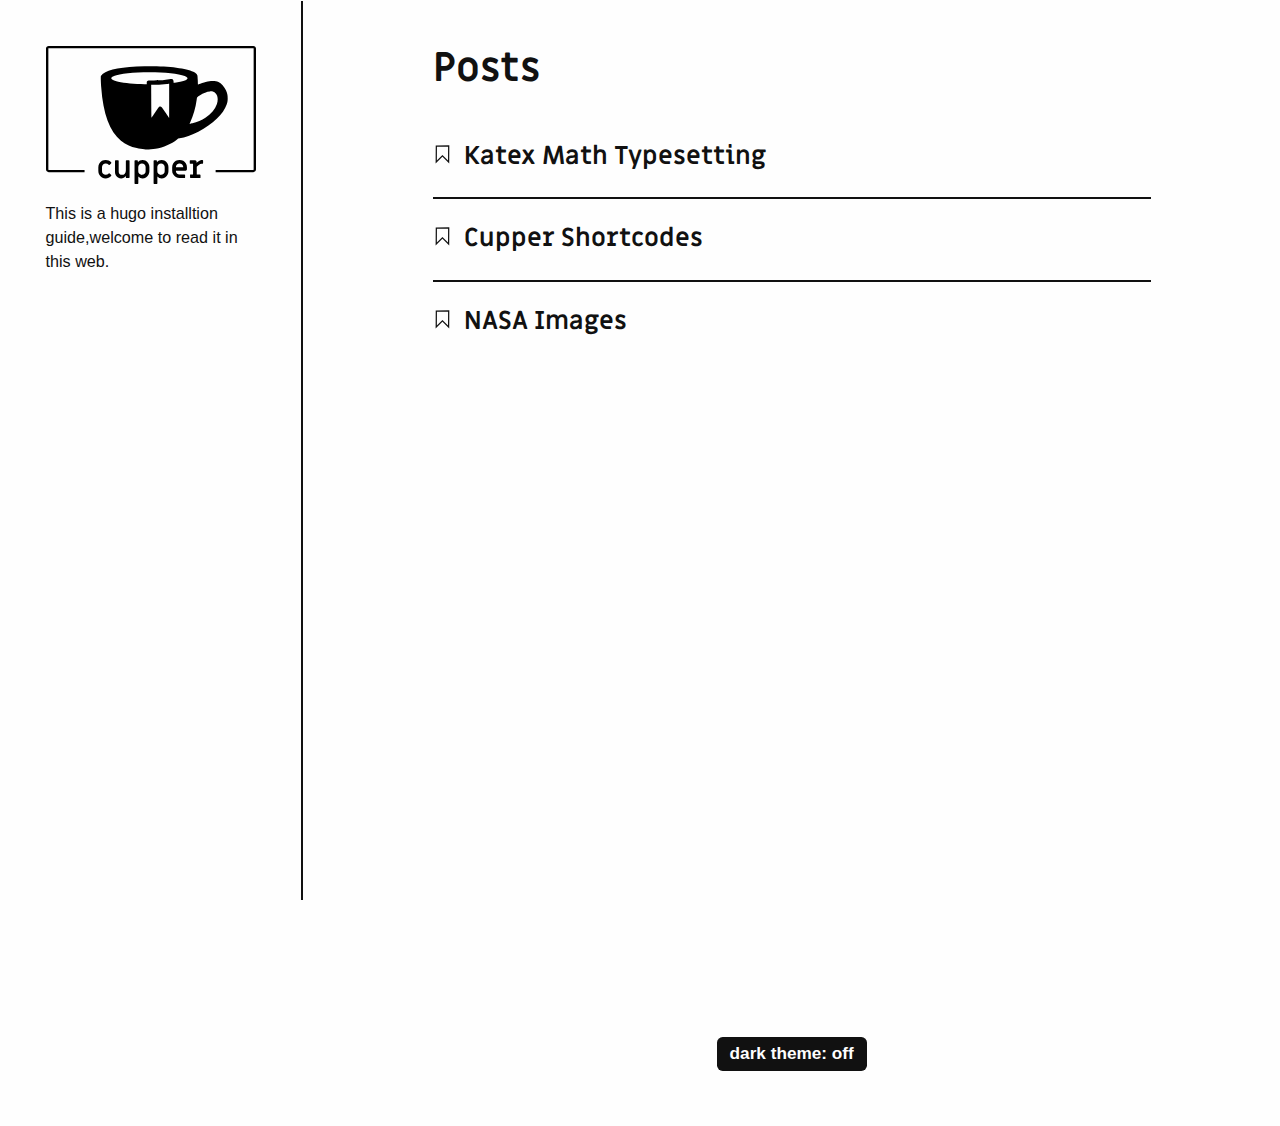
<file: post/index.html>
<!DOCTYPE html>
<html lang="en">
  <head>
  <meta charset="utf-8">
  <meta name="viewport" content="width=device-width, initial-scale=1.0">
  <meta http-equiv="X-UA-Compatible" content="IE=edge">

  <meta name="generator" content="Hugo 0.80.0" />
  <link rel="canonical" href="https://manxue1985.github.io/post/">

  

  <link rel="apple-touch-icon" sizes="180x180" href="https://manxue1985.github.io/apple-touch-icon.png">
  <link rel="icon" type="image/png" sizes="32x32" href="https://manxue1985.github.io/favicon-32x32.png">
  <link rel="icon" type="image/png" sizes="16x16" href="https://manxue1985.github.io/favicon-16x16.png">
  <link rel="manifest" href="https://manxue1985.github.io/site.webmanifest">
  <link rel="mask-icon" href="https://manxue1985.github.io/safari-pinned-tab.svg" color="#000000">
  <meta name="msapplication-TileColor" content="#ffffff">
  <meta name="theme-color" content="#ffffff">

  <style>
    body {
      visibility: hidden;
      opacity: 0;
    }
  </style>

  <link rel="stylesheet" href="https://manxue1985.github.io/css/prism.css" media="none" onload="this.media='all';">

  
  
  <link rel="stylesheet" type="text/css" href="https://manxue1985.github.io/css/styles.css">

  

  
  
  <title>Posts | Mydocs Site</title>
</head>

  <body>
    <a href="#main">skip to content</a>
    <noscript>
  <style>
    body {
      visibility: visible;
      opacity: 1;
    }
  </style>
</noscript>

    <svg style="display: none">
  <symbol id="bookmark" viewBox="0 0 40 50">
   <g transform="translate(2266 3206.2)">
    <path style="stroke:currentColor;stroke-width:3.2637;fill:none" d="m-2262.2-3203.4-.2331 42.195 16.319-16.318 16.318 16.318.2331-42.428z"/>
   </g>
  </symbol>

  <symbol id="w3c" viewBox="0 0 127.09899 67.763">
   <text font-size="83" style="font-size:83px;font-family:Trebuchet;letter-spacing:-12;fill-opacity:0" letter-spacing="-12" y="67.609352" x="-26.782778">W3C</text>
   <text font-size="83" style="font-size:83px;font-weight:bold;font-family:Trebuchet;fill-opacity:0" y="67.609352" x="153.21722" font-weight="bold">SVG</text>
   <path style="fill:currentColor;image-rendering:optimizeQuality;shape-rendering:geometricPrecision" d="m33.695.377 12.062 41.016 12.067-41.016h8.731l-19.968 67.386h-.831l-12.48-41.759-12.479 41.759h-.832l-19.965-67.386h8.736l12.061 41.016 8.154-27.618-3.993-13.397h8.737z"/>
   <path style="fill:currentColor;image-rendering:optimizeQuality;shape-rendering:geometricPrecision" d="m91.355 46.132c0 6.104-1.624 11.234-4.862 15.394-3.248 4.158-7.45 6.237-12.607 6.237-3.882 0-7.263-1.238-10.148-3.702-2.885-2.47-5.02-5.812-6.406-10.022l6.82-2.829c1.001 2.552 2.317 4.562 3.953 6.028 1.636 1.469 3.56 2.207 5.781 2.207 2.329 0 4.3-1.306 5.909-3.911 1.609-2.606 2.411-5.738 2.411-9.401 0-4.049-.861-7.179-2.582-9.399-1.995-2.604-5.129-3.912-9.397-3.912h-3.327v-3.991l11.646-20.133h-14.062l-3.911 6.655h-2.493v-14.976h32.441v4.075l-12.31 21.217c4.324 1.385 7.596 3.911 9.815 7.571 2.22 3.659 3.329 7.953 3.329 12.892z"/>
   <path style="fill:currentColor;image-rendering:optimizeQuality;shape-rendering:geometricPrecision" d="m125.21 0 1.414 8.6-5.008 9.583s-1.924-4.064-5.117-6.314c-2.693-1.899-4.447-2.309-7.186-1.746-3.527.73-7.516 4.938-9.258 10.13-2.084 6.21-2.104 9.218-2.178 11.978-.115 4.428.58 7.043.58 7.043s-3.04-5.626-3.011-13.866c.018-5.882.947-11.218 3.666-16.479 2.404-4.627 5.954-7.404 9.114-7.728 3.264-.343 5.848 1.229 7.841 2.938 2.089 1.788 4.213 5.698 4.213 5.698l4.94-9.837z"/>
   <path style="fill:currentColor;image-rendering:optimizeQuality;shape-rendering:geometricPrecision" d="m125.82 48.674s-2.208 3.957-3.589 5.48c-1.379 1.524-3.849 4.209-6.896 5.555-3.049 1.343-4.646 1.598-7.661 1.306-3.01-.29-5.807-2.032-6.786-2.764-.979-.722-3.486-2.864-4.897-4.854-1.42-2-3.634-5.995-3.634-5.995s1.233 4.001 2.007 5.699c.442.977 1.81 3.965 3.749 6.572 1.805 2.425 5.315 6.604 10.652 7.545 5.336.945 9.002-1.449 9.907-2.031.907-.578 2.819-2.178 4.032-3.475 1.264-1.351 2.459-3.079 3.116-4.108.487-.758 1.276-2.286 1.276-2.286l-1.276-6.644z"/>
  </symbol>

  <symbol id="tag" viewBox="0 0 177.16535 177.16535">
    <g transform="translate(0 -875.2)">
     <path style="fill-rule:evenodd;stroke-width:0;fill:currentColor" d="m159.9 894.3-68.79 8.5872-75.42 77.336 61.931 60.397 75.429-76.565 6.8495-69.755zm-31.412 31.835a10.813 10.813 0 0 1 1.8443 2.247 10.813 10.813 0 0 1 -3.5174 14.872l-.0445.0275a10.813 10.813 0 0 1 -14.86 -3.5714 10.813 10.813 0 0 1 3.5563 -14.863 10.813 10.813 0 0 1 13.022 1.2884z"/>
    </g>
  </symbol>

  <symbol id="balloon" viewBox="0 0 141.73228 177.16535">
   <g transform="translate(0 -875.2)">
    <g>
     <path style="fill:currentColor" d="m68.156 882.83-.88753 1.4269c-4.9564 7.9666-6.3764 17.321-5.6731 37.378.36584 10.437 1.1246 23.51 1.6874 29.062.38895 3.8372 3.8278 32.454 4.6105 38.459 4.6694-.24176 9.2946.2879 14.377 1.481 1.2359-3.2937 5.2496-13.088 8.886-21.623 6.249-14.668 8.4128-21.264 10.253-31.252 1.2464-6.7626 1.6341-12.156 1.4204-19.764-.36325-12.93-2.1234-19.487-6.9377-25.843-2.0833-2.7507-6.9865-7.6112-7.9127-7.8436-.79716-.20019-6.6946-1.0922-6.7755-1.0248-.02213.0182-5.0006-.41858-7.5248-.22808l-2.149-.22808h-3.3738z"/>
     <path style="fill:currentColor" d="m61.915 883.28-3.2484.4497c-1.7863.24724-3.5182.53481-3.8494.63994-2.4751.33811-4.7267.86957-6.7777 1.5696-.28598 0-1.0254.20146-2.3695.58589-5.0418 1.4418-6.6374 2.2604-8.2567 4.2364-6.281 7.6657-11.457 18.43-12.932 26.891-1.4667 8.4111.71353 22.583 5.0764 32.996 3.8064 9.0852 13.569 25.149 22.801 37.517 1.3741 1.841 2.1708 2.9286 2.4712 3.5792 3.5437-1.1699 6.8496-1.9336 10.082-2.3263-1.3569-5.7831-4.6968-21.86-6.8361-33.002-.92884-4.8368-2.4692-14.322-3.2452-19.991-.68557-5.0083-.77707-6.9534-.74159-15.791.04316-10.803.41822-16.162 1.5026-21.503 1.4593-5.9026 3.3494-11.077 6.3247-15.852z"/>
     <path style="fill:currentColor" d="m94.499 885.78c-.10214-.0109-.13691 0-.0907.0409.16033.13489 1.329 1.0675 2.5976 2.0723 6.7003 5.307 11.273 14.568 12.658 25.638.52519 4.1949.24765 14.361-.5059 18.523-2.4775 13.684-9.7807 32.345-20.944 53.519l-3.0559 5.7971c2.8082.76579 5.7915 1.727 8.9926 2.8441 11.562-11.691 18.349-19.678 24.129-28.394 7.8992-11.913 11.132-20.234 12.24-31.518.98442-10.02-1.5579-20.876-6.7799-28.959-.2758-.4269-.57803-.86856-.89617-1.3166-3.247-6.13-9.752-12.053-21.264-16.131-2.3687-.86369-6.3657-2.0433-7.0802-2.1166z"/>
     <path style="fill:currentColor" d="m32.52 892.22c-.20090-.13016-1.4606.81389-3.9132 2.7457-11.486 9.0476-17.632 24.186-16.078 39.61.79699 7.9138 2.4066 13.505 5.9184 20.562 5.8577 11.77 14.749 23.219 30.087 38.74.05838.059.12188.1244.18052.1838 1.3166-.5556 2.5965-1.0618 3.8429-1.5199-.66408-.32448-1.4608-1.3297-3.8116-4.4602-5.0951-6.785-8.7512-11.962-13.051-18.486-5.1379-7.7948-5.0097-7.5894-8.0586-13.054-6.2097-11.13-8.2674-17.725-8.6014-27.563-.21552-6.3494.13041-9.2733 1.775-14.987 2.1832-7.5849 3.9273-10.986 9.2693-18.07 1.7839-2.3656 2.6418-3.57 2.4409-3.7003z"/>
     <path style="fill:currentColor" d="m69.133 992.37c-6.2405.0309-12.635.76718-19.554 2.5706 4.6956 4.7759 9.935 10.258 12.05 12.625l4.1272 4.6202h11.493l3.964-4.4516c2.0962-2.3541 7.4804-7.9845 12.201-12.768-8.378-1.4975-16.207-2.6353-24.281-2.5955z"/>
     <rect style="stroke-width:0;fill:currentColor" ry="2.0328" height="27.746" width="22.766" y="1017.7" x="60.201"/>
    </g>
   </g>
  </symbol>

  <symbol id="info" viewBox="0 0 41.667 41.667">
   <g transform="translate(-37.035 -1004.6)">
    <path style="stroke-linejoin:round;stroke:currentColor;stroke-linecap:round;stroke-width:3.728;fill:none" d="m76.25 1030.2a18.968 18.968 0 0 1 -23.037 13.709 18.968 18.968 0 0 1 -13.738 -23.019 18.968 18.968 0 0 1 23.001 -13.768 18.968 18.968 0 0 1 13.798 22.984"/>
    <g transform="matrix(1.1146 0 0 1.1146 -26.276 -124.92)">
     <path style="stroke:currentColor;stroke-linecap:round;stroke-width:3.728;fill:none" d="m75.491 1039.5v-8.7472"/>
     <path style="stroke-width:0;fill:currentColor" transform="scale(-1)" d="m-73.193-1024.5a2.3719 2.3719 0 0 1 -2.8807 1.7142 2.3719 2.3719 0 0 1 -1.718 -2.8785 2.3719 2.3719 0 0 1 2.8763 -1.7217 2.3719 2.3719 0 0 1 1.7254 2.8741"/>
    </g>
   </g>
  </symbol>

  <symbol id="warning" viewBox="0 0 48.430474 41.646302">
    <g transform="translate(-1.1273 -1010.2)">
     <path style="stroke-linejoin:round;stroke:currentColor;stroke-linecap:round;stroke-width:4.151;fill:none" d="m25.343 1012.3-22.14 37.496h44.28z"/>
     <path style="stroke:currentColor;stroke-linecap:round;stroke-width:4.1512;fill:none" d="m25.54 1027.7v8.7472"/>
     <path style="stroke-width:0;fill:currentColor" d="m27.839 1042.8a2.3719 2.3719 0 0 1 -2.8807 1.7143 2.3719 2.3719 0 0 1 -1.718 -2.8785 2.3719 2.3719 0 0 1 2.8763 -1.7217 2.3719 2.3719 0 0 1 1.7254 2.8741"/>
    </g>
  </symbol>

  <symbol id="menu" viewBox="0 0 50 50">
     <rect style="stroke-width:0;fill:currentColor" height="10" width="50" y="0" x="0"/>
     <rect style="stroke-width:0;fill:currentColor" height="10" width="50" y="20" x="0"/>
     <rect style="stroke-width:0;fill:currentColor" height="10" width="50" y="40" x="0"/>
   </symbol>

   <symbol id="link" viewBox="0 0 50 50">
    <g transform="translate(0 -1002.4)">
     <g transform="matrix(.095670 0 0 .095670 2.3233 1004.9)">
      <g>
       <path style="stroke-width:0;fill:currentColor" d="m452.84 192.9-128.65 128.65c-35.535 35.54-93.108 35.54-128.65 0l-42.881-42.886 42.881-42.876 42.884 42.876c11.845 11.822 31.064 11.846 42.886 0l128.64-128.64c11.816-11.831 11.816-31.066 0-42.9l-42.881-42.881c-11.822-11.814-31.064-11.814-42.887 0l-45.928 45.936c-21.292-12.531-45.491-17.905-69.449-16.291l72.501-72.526c35.535-35.521 93.136-35.521 128.64 0l42.886 42.881c35.535 35.523 35.535 93.141-.001 128.66zm-254.28 168.51-45.903 45.9c-11.845 11.846-31.064 11.817-42.881 0l-42.884-42.881c-11.845-11.821-11.845-31.041 0-42.886l128.65-128.65c11.819-11.814 31.069-11.814 42.884 0l42.886 42.886 42.876-42.886-42.876-42.881c-35.54-35.521-93.113-35.521-128.65 0l-128.65 128.64c-35.538 35.545-35.538 93.146 0 128.65l42.883 42.882c35.51 35.54 93.11 35.54 128.65 0l72.496-72.499c-23.956 1.597-48.092-3.784-69.474-16.283z"/>
      </g>
     </g>
    </g>
  </symbol>

  <symbol id="doc" viewBox="0 0 35 45">
   <g transform="translate(-147.53 -539.83)">
    <path style="stroke:currentColor;stroke-width:2.4501;fill:none" d="m149.38 542.67v39.194h31.354v-39.194z"/>
    <g style="stroke-width:25" transform="matrix(.098003 0 0 .098003 133.69 525.96)">
     <path d="m220 252.36h200" style="stroke:currentColor;stroke-width:25;fill:none"/>
     <path style="stroke:currentColor;stroke-width:25;fill:none" d="m220 409.95h200"/>
     <path d="m220 488.74h200" style="stroke:currentColor;stroke-width:25;fill:none"/>
     <path d="m220 331.15h200" style="stroke:currentColor;stroke-width:25;fill:none"/>
    </g>
   </g>
 </symbol>

 <symbol id="tick" viewBox="0 0 177.16535 177.16535">
  <g transform="translate(0 -875.2)">
   <rect style="stroke-width:0;fill:currentColor" transform="rotate(30)" height="155" width="40" y="702.99" x="556.82"/>
   <rect style="stroke-width:0;fill:currentColor" transform="rotate(30)" height="40" width="90.404" y="817.99" x="506.42"/>
  </g>
 </symbol>
</svg>

    <div class="wrapper">
      <header class="intro-and-nav" role="banner">
  <div>
    <div class="intro">
      <a
        class="logo"
        href="https://manxue1985.github.io/"
        aria-label="Mydocs Site home page"
      >
        <img src="https://manxue1985.github.io/images/logo.svg" alt="">
      </a>
      <p class="library-desc">
         This is a hugo installtion guide,welcome to read it in this web. 
      </p>
    </div>
    <nav id="patterns-nav" class="patterns" role="navigation">
  <h2 class="vh">Main navigation</h2>
  <button id="menu-button" aria-expanded="false">
    <svg viewBox="0 0 50 50" aria-hidden="true" focusable="false">
      <use xlink:href="#menu"></use>
    </svg>
    Menu
  </button>
  
  <ul id="patterns-list">
  
  </ul>
</nav>
    
  </div>
</header>

      <div class="main-and-footer">
        <div>
          
<main id="main">
  <h1>Posts</h1>
  
  <ul class="patterns-list" id="list">
    
    <li>
      <h2>
        <a href="https://manxue1985.github.io/post/katex-math-typesetting/">
          <svg
            class="bookmark"
            aria-hidden="true"
            viewBox="0 0 40 50"
            focusable="false"
          >
            <use xlink:href="#bookmark"></use>
          </svg>
          Katex Math Typesetting
        </a>
      </h2>
    </li>
    
    <li>
      <h2>
        <a href="https://manxue1985.github.io/post/cupper-shortcodes/">
          <svg
            class="bookmark"
            aria-hidden="true"
            viewBox="0 0 40 50"
            focusable="false"
          >
            <use xlink:href="#bookmark"></use>
          </svg>
          Cupper Shortcodes
        </a>
      </h2>
    </li>
    
    <li>
      <h2>
        <a href="https://manxue1985.github.io/post/nasa-images/">
          <svg
            class="bookmark"
            aria-hidden="true"
            viewBox="0 0 40 50"
            focusable="false"
          >
            <use xlink:href="#bookmark"></use>
          </svg>
          NASA Images
        </a>
      </h2>
    </li>
    
  </ul>
</main>

          
            <footer role="contentinfo">
  <div
  
  >
    <label for="themer">
      dark theme: <input type="checkbox" id="themer" class="vh">
      
      <span aria-hidden="true"></span>
    </label>
  </div>
  
</footer>

          
        </div>
      </div>
    </div>
    

<script src="https://manxue1985.github.io/js/dom-scripts.js"></script>  

<script src="https://manxue1985.github.io/js/prism.js"></script>





    
    
  

  </body>
</html>
</file>
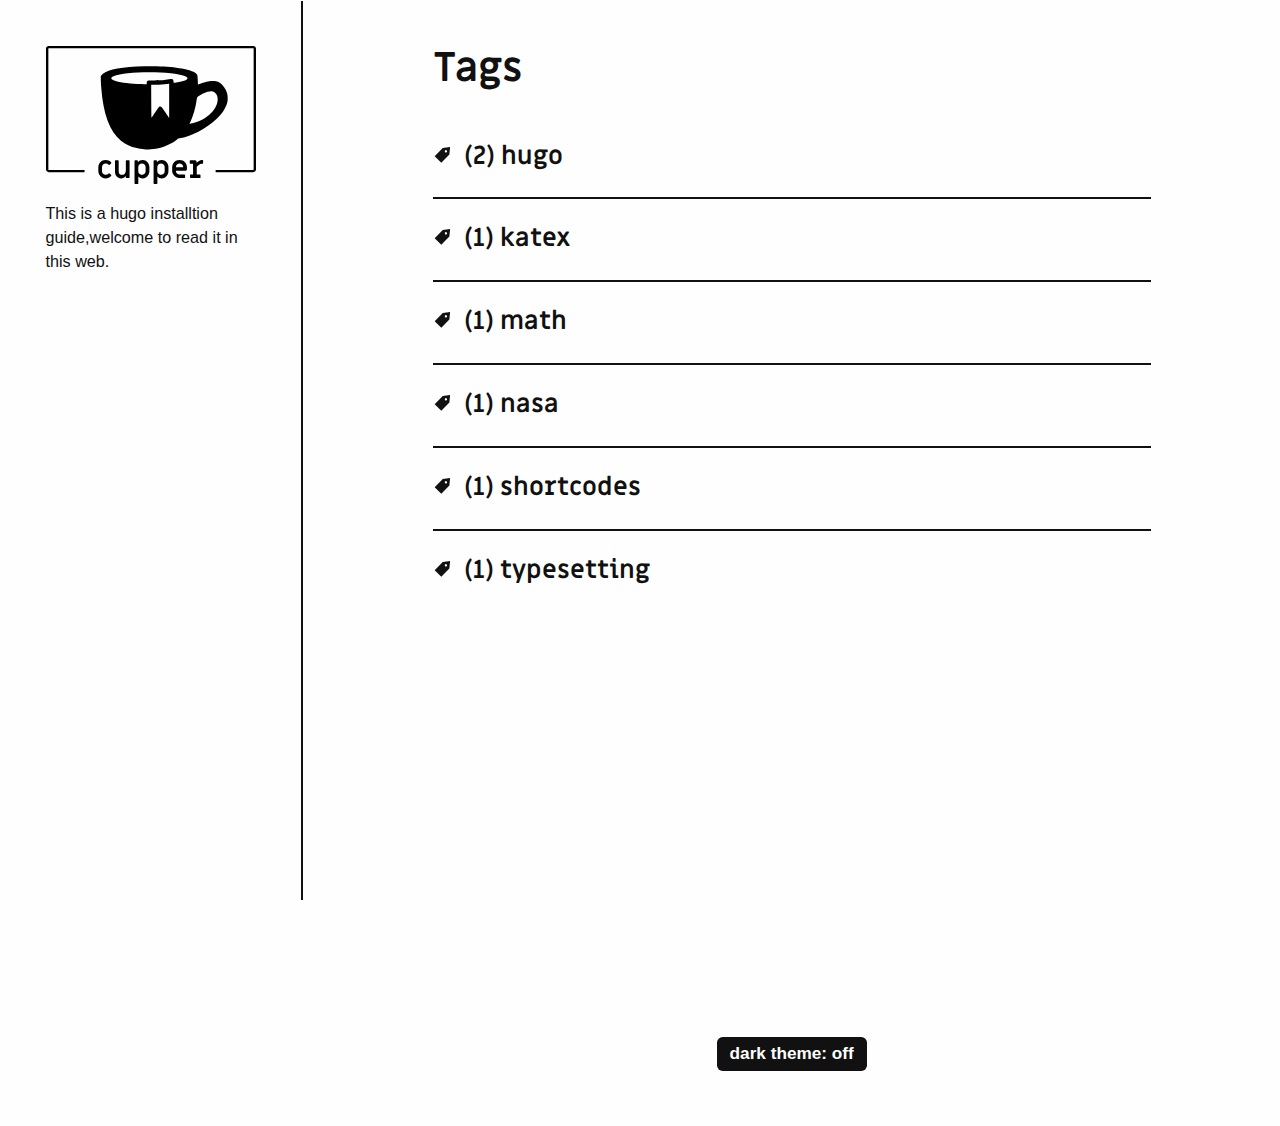
<file: tags/index.html>
<!DOCTYPE html>
<html lang="en">
  <head>
  <meta charset="utf-8">
  <meta name="viewport" content="width=device-width, initial-scale=1.0">
  <meta http-equiv="X-UA-Compatible" content="IE=edge">

  <meta name="generator" content="Hugo 0.80.0" />
  <link rel="canonical" href="https://manxue1985.github.io/tags/">

  

  <link rel="apple-touch-icon" sizes="180x180" href="https://manxue1985.github.io/apple-touch-icon.png">
  <link rel="icon" type="image/png" sizes="32x32" href="https://manxue1985.github.io/favicon-32x32.png">
  <link rel="icon" type="image/png" sizes="16x16" href="https://manxue1985.github.io/favicon-16x16.png">
  <link rel="manifest" href="https://manxue1985.github.io/site.webmanifest">
  <link rel="mask-icon" href="https://manxue1985.github.io/safari-pinned-tab.svg" color="#000000">
  <meta name="msapplication-TileColor" content="#ffffff">
  <meta name="theme-color" content="#ffffff">

  <style>
    body {
      visibility: hidden;
      opacity: 0;
    }
  </style>

  <link rel="stylesheet" href="https://manxue1985.github.io/css/prism.css" media="none" onload="this.media='all';">

  
  
  <link rel="stylesheet" type="text/css" href="https://manxue1985.github.io/css/styles.css">

  

  
  
  <title>Tags | Mydocs Site</title>
</head>

  <body>
    <a href="#main">skip to content</a>
    <noscript>
  <style>
    body {
      visibility: visible;
      opacity: 1;
    }
  </style>
</noscript>

    <svg style="display: none">
  <symbol id="bookmark" viewBox="0 0 40 50">
   <g transform="translate(2266 3206.2)">
    <path style="stroke:currentColor;stroke-width:3.2637;fill:none" d="m-2262.2-3203.4-.2331 42.195 16.319-16.318 16.318 16.318.2331-42.428z"/>
   </g>
  </symbol>

  <symbol id="w3c" viewBox="0 0 127.09899 67.763">
   <text font-size="83" style="font-size:83px;font-family:Trebuchet;letter-spacing:-12;fill-opacity:0" letter-spacing="-12" y="67.609352" x="-26.782778">W3C</text>
   <text font-size="83" style="font-size:83px;font-weight:bold;font-family:Trebuchet;fill-opacity:0" y="67.609352" x="153.21722" font-weight="bold">SVG</text>
   <path style="fill:currentColor;image-rendering:optimizeQuality;shape-rendering:geometricPrecision" d="m33.695.377 12.062 41.016 12.067-41.016h8.731l-19.968 67.386h-.831l-12.48-41.759-12.479 41.759h-.832l-19.965-67.386h8.736l12.061 41.016 8.154-27.618-3.993-13.397h8.737z"/>
   <path style="fill:currentColor;image-rendering:optimizeQuality;shape-rendering:geometricPrecision" d="m91.355 46.132c0 6.104-1.624 11.234-4.862 15.394-3.248 4.158-7.45 6.237-12.607 6.237-3.882 0-7.263-1.238-10.148-3.702-2.885-2.47-5.02-5.812-6.406-10.022l6.82-2.829c1.001 2.552 2.317 4.562 3.953 6.028 1.636 1.469 3.56 2.207 5.781 2.207 2.329 0 4.3-1.306 5.909-3.911 1.609-2.606 2.411-5.738 2.411-9.401 0-4.049-.861-7.179-2.582-9.399-1.995-2.604-5.129-3.912-9.397-3.912h-3.327v-3.991l11.646-20.133h-14.062l-3.911 6.655h-2.493v-14.976h32.441v4.075l-12.31 21.217c4.324 1.385 7.596 3.911 9.815 7.571 2.22 3.659 3.329 7.953 3.329 12.892z"/>
   <path style="fill:currentColor;image-rendering:optimizeQuality;shape-rendering:geometricPrecision" d="m125.21 0 1.414 8.6-5.008 9.583s-1.924-4.064-5.117-6.314c-2.693-1.899-4.447-2.309-7.186-1.746-3.527.73-7.516 4.938-9.258 10.13-2.084 6.21-2.104 9.218-2.178 11.978-.115 4.428.58 7.043.58 7.043s-3.04-5.626-3.011-13.866c.018-5.882.947-11.218 3.666-16.479 2.404-4.627 5.954-7.404 9.114-7.728 3.264-.343 5.848 1.229 7.841 2.938 2.089 1.788 4.213 5.698 4.213 5.698l4.94-9.837z"/>
   <path style="fill:currentColor;image-rendering:optimizeQuality;shape-rendering:geometricPrecision" d="m125.82 48.674s-2.208 3.957-3.589 5.48c-1.379 1.524-3.849 4.209-6.896 5.555-3.049 1.343-4.646 1.598-7.661 1.306-3.01-.29-5.807-2.032-6.786-2.764-.979-.722-3.486-2.864-4.897-4.854-1.42-2-3.634-5.995-3.634-5.995s1.233 4.001 2.007 5.699c.442.977 1.81 3.965 3.749 6.572 1.805 2.425 5.315 6.604 10.652 7.545 5.336.945 9.002-1.449 9.907-2.031.907-.578 2.819-2.178 4.032-3.475 1.264-1.351 2.459-3.079 3.116-4.108.487-.758 1.276-2.286 1.276-2.286l-1.276-6.644z"/>
  </symbol>

  <symbol id="tag" viewBox="0 0 177.16535 177.16535">
    <g transform="translate(0 -875.2)">
     <path style="fill-rule:evenodd;stroke-width:0;fill:currentColor" d="m159.9 894.3-68.79 8.5872-75.42 77.336 61.931 60.397 75.429-76.565 6.8495-69.755zm-31.412 31.835a10.813 10.813 0 0 1 1.8443 2.247 10.813 10.813 0 0 1 -3.5174 14.872l-.0445.0275a10.813 10.813 0 0 1 -14.86 -3.5714 10.813 10.813 0 0 1 3.5563 -14.863 10.813 10.813 0 0 1 13.022 1.2884z"/>
    </g>
  </symbol>

  <symbol id="balloon" viewBox="0 0 141.73228 177.16535">
   <g transform="translate(0 -875.2)">
    <g>
     <path style="fill:currentColor" d="m68.156 882.83-.88753 1.4269c-4.9564 7.9666-6.3764 17.321-5.6731 37.378.36584 10.437 1.1246 23.51 1.6874 29.062.38895 3.8372 3.8278 32.454 4.6105 38.459 4.6694-.24176 9.2946.2879 14.377 1.481 1.2359-3.2937 5.2496-13.088 8.886-21.623 6.249-14.668 8.4128-21.264 10.253-31.252 1.2464-6.7626 1.6341-12.156 1.4204-19.764-.36325-12.93-2.1234-19.487-6.9377-25.843-2.0833-2.7507-6.9865-7.6112-7.9127-7.8436-.79716-.20019-6.6946-1.0922-6.7755-1.0248-.02213.0182-5.0006-.41858-7.5248-.22808l-2.149-.22808h-3.3738z"/>
     <path style="fill:currentColor" d="m61.915 883.28-3.2484.4497c-1.7863.24724-3.5182.53481-3.8494.63994-2.4751.33811-4.7267.86957-6.7777 1.5696-.28598 0-1.0254.20146-2.3695.58589-5.0418 1.4418-6.6374 2.2604-8.2567 4.2364-6.281 7.6657-11.457 18.43-12.932 26.891-1.4667 8.4111.71353 22.583 5.0764 32.996 3.8064 9.0852 13.569 25.149 22.801 37.517 1.3741 1.841 2.1708 2.9286 2.4712 3.5792 3.5437-1.1699 6.8496-1.9336 10.082-2.3263-1.3569-5.7831-4.6968-21.86-6.8361-33.002-.92884-4.8368-2.4692-14.322-3.2452-19.991-.68557-5.0083-.77707-6.9534-.74159-15.791.04316-10.803.41822-16.162 1.5026-21.503 1.4593-5.9026 3.3494-11.077 6.3247-15.852z"/>
     <path style="fill:currentColor" d="m94.499 885.78c-.10214-.0109-.13691 0-.0907.0409.16033.13489 1.329 1.0675 2.5976 2.0723 6.7003 5.307 11.273 14.568 12.658 25.638.52519 4.1949.24765 14.361-.5059 18.523-2.4775 13.684-9.7807 32.345-20.944 53.519l-3.0559 5.7971c2.8082.76579 5.7915 1.727 8.9926 2.8441 11.562-11.691 18.349-19.678 24.129-28.394 7.8992-11.913 11.132-20.234 12.24-31.518.98442-10.02-1.5579-20.876-6.7799-28.959-.2758-.4269-.57803-.86856-.89617-1.3166-3.247-6.13-9.752-12.053-21.264-16.131-2.3687-.86369-6.3657-2.0433-7.0802-2.1166z"/>
     <path style="fill:currentColor" d="m32.52 892.22c-.20090-.13016-1.4606.81389-3.9132 2.7457-11.486 9.0476-17.632 24.186-16.078 39.61.79699 7.9138 2.4066 13.505 5.9184 20.562 5.8577 11.77 14.749 23.219 30.087 38.74.05838.059.12188.1244.18052.1838 1.3166-.5556 2.5965-1.0618 3.8429-1.5199-.66408-.32448-1.4608-1.3297-3.8116-4.4602-5.0951-6.785-8.7512-11.962-13.051-18.486-5.1379-7.7948-5.0097-7.5894-8.0586-13.054-6.2097-11.13-8.2674-17.725-8.6014-27.563-.21552-6.3494.13041-9.2733 1.775-14.987 2.1832-7.5849 3.9273-10.986 9.2693-18.07 1.7839-2.3656 2.6418-3.57 2.4409-3.7003z"/>
     <path style="fill:currentColor" d="m69.133 992.37c-6.2405.0309-12.635.76718-19.554 2.5706 4.6956 4.7759 9.935 10.258 12.05 12.625l4.1272 4.6202h11.493l3.964-4.4516c2.0962-2.3541 7.4804-7.9845 12.201-12.768-8.378-1.4975-16.207-2.6353-24.281-2.5955z"/>
     <rect style="stroke-width:0;fill:currentColor" ry="2.0328" height="27.746" width="22.766" y="1017.7" x="60.201"/>
    </g>
   </g>
  </symbol>

  <symbol id="info" viewBox="0 0 41.667 41.667">
   <g transform="translate(-37.035 -1004.6)">
    <path style="stroke-linejoin:round;stroke:currentColor;stroke-linecap:round;stroke-width:3.728;fill:none" d="m76.25 1030.2a18.968 18.968 0 0 1 -23.037 13.709 18.968 18.968 0 0 1 -13.738 -23.019 18.968 18.968 0 0 1 23.001 -13.768 18.968 18.968 0 0 1 13.798 22.984"/>
    <g transform="matrix(1.1146 0 0 1.1146 -26.276 -124.92)">
     <path style="stroke:currentColor;stroke-linecap:round;stroke-width:3.728;fill:none" d="m75.491 1039.5v-8.7472"/>
     <path style="stroke-width:0;fill:currentColor" transform="scale(-1)" d="m-73.193-1024.5a2.3719 2.3719 0 0 1 -2.8807 1.7142 2.3719 2.3719 0 0 1 -1.718 -2.8785 2.3719 2.3719 0 0 1 2.8763 -1.7217 2.3719 2.3719 0 0 1 1.7254 2.8741"/>
    </g>
   </g>
  </symbol>

  <symbol id="warning" viewBox="0 0 48.430474 41.646302">
    <g transform="translate(-1.1273 -1010.2)">
     <path style="stroke-linejoin:round;stroke:currentColor;stroke-linecap:round;stroke-width:4.151;fill:none" d="m25.343 1012.3-22.14 37.496h44.28z"/>
     <path style="stroke:currentColor;stroke-linecap:round;stroke-width:4.1512;fill:none" d="m25.54 1027.7v8.7472"/>
     <path style="stroke-width:0;fill:currentColor" d="m27.839 1042.8a2.3719 2.3719 0 0 1 -2.8807 1.7143 2.3719 2.3719 0 0 1 -1.718 -2.8785 2.3719 2.3719 0 0 1 2.8763 -1.7217 2.3719 2.3719 0 0 1 1.7254 2.8741"/>
    </g>
  </symbol>

  <symbol id="menu" viewBox="0 0 50 50">
     <rect style="stroke-width:0;fill:currentColor" height="10" width="50" y="0" x="0"/>
     <rect style="stroke-width:0;fill:currentColor" height="10" width="50" y="20" x="0"/>
     <rect style="stroke-width:0;fill:currentColor" height="10" width="50" y="40" x="0"/>
   </symbol>

   <symbol id="link" viewBox="0 0 50 50">
    <g transform="translate(0 -1002.4)">
     <g transform="matrix(.095670 0 0 .095670 2.3233 1004.9)">
      <g>
       <path style="stroke-width:0;fill:currentColor" d="m452.84 192.9-128.65 128.65c-35.535 35.54-93.108 35.54-128.65 0l-42.881-42.886 42.881-42.876 42.884 42.876c11.845 11.822 31.064 11.846 42.886 0l128.64-128.64c11.816-11.831 11.816-31.066 0-42.9l-42.881-42.881c-11.822-11.814-31.064-11.814-42.887 0l-45.928 45.936c-21.292-12.531-45.491-17.905-69.449-16.291l72.501-72.526c35.535-35.521 93.136-35.521 128.64 0l42.886 42.881c35.535 35.523 35.535 93.141-.001 128.66zm-254.28 168.51-45.903 45.9c-11.845 11.846-31.064 11.817-42.881 0l-42.884-42.881c-11.845-11.821-11.845-31.041 0-42.886l128.65-128.65c11.819-11.814 31.069-11.814 42.884 0l42.886 42.886 42.876-42.886-42.876-42.881c-35.54-35.521-93.113-35.521-128.65 0l-128.65 128.64c-35.538 35.545-35.538 93.146 0 128.65l42.883 42.882c35.51 35.54 93.11 35.54 128.65 0l72.496-72.499c-23.956 1.597-48.092-3.784-69.474-16.283z"/>
      </g>
     </g>
    </g>
  </symbol>

  <symbol id="doc" viewBox="0 0 35 45">
   <g transform="translate(-147.53 -539.83)">
    <path style="stroke:currentColor;stroke-width:2.4501;fill:none" d="m149.38 542.67v39.194h31.354v-39.194z"/>
    <g style="stroke-width:25" transform="matrix(.098003 0 0 .098003 133.69 525.96)">
     <path d="m220 252.36h200" style="stroke:currentColor;stroke-width:25;fill:none"/>
     <path style="stroke:currentColor;stroke-width:25;fill:none" d="m220 409.95h200"/>
     <path d="m220 488.74h200" style="stroke:currentColor;stroke-width:25;fill:none"/>
     <path d="m220 331.15h200" style="stroke:currentColor;stroke-width:25;fill:none"/>
    </g>
   </g>
 </symbol>

 <symbol id="tick" viewBox="0 0 177.16535 177.16535">
  <g transform="translate(0 -875.2)">
   <rect style="stroke-width:0;fill:currentColor" transform="rotate(30)" height="155" width="40" y="702.99" x="556.82"/>
   <rect style="stroke-width:0;fill:currentColor" transform="rotate(30)" height="40" width="90.404" y="817.99" x="506.42"/>
  </g>
 </symbol>
</svg>

    <div class="wrapper">
      <header class="intro-and-nav" role="banner">
  <div>
    <div class="intro">
      <a
        class="logo"
        href="https://manxue1985.github.io/"
        aria-label="Mydocs Site home page"
      >
        <img src="https://manxue1985.github.io/images/logo.svg" alt="">
      </a>
      <p class="library-desc">
         This is a hugo installtion guide,welcome to read it in this web. 
      </p>
    </div>
    <nav id="patterns-nav" class="patterns" role="navigation">
  <h2 class="vh">Main navigation</h2>
  <button id="menu-button" aria-expanded="false">
    <svg viewBox="0 0 50 50" aria-hidden="true" focusable="false">
      <use xlink:href="#menu"></use>
    </svg>
    Menu
  </button>
  
  <ul id="patterns-list">
  
  </ul>
</nav>
    
  </div>
</header>

      <div class="main-and-footer">
        <div>
          
  <main id="main">
    <h1>Tags</h1>
    <ul class="patterns-list">
      
        <li>
          <h2>
            <a href="https://manxue1985.github.io/tags/hugo/">
              <svg class="tag-icon" aria-hidden="true" viewBox="0 0 177.16535 177.16535" focusable="false">
                <use xlink:href="#tag"></use>
              </svg>
              (2) hugo
            </a>
          </h2>
        </li>
      
        <li>
          <h2>
            <a href="https://manxue1985.github.io/tags/katex/">
              <svg class="tag-icon" aria-hidden="true" viewBox="0 0 177.16535 177.16535" focusable="false">
                <use xlink:href="#tag"></use>
              </svg>
              (1) katex
            </a>
          </h2>
        </li>
      
        <li>
          <h2>
            <a href="https://manxue1985.github.io/tags/math/">
              <svg class="tag-icon" aria-hidden="true" viewBox="0 0 177.16535 177.16535" focusable="false">
                <use xlink:href="#tag"></use>
              </svg>
              (1) math
            </a>
          </h2>
        </li>
      
        <li>
          <h2>
            <a href="https://manxue1985.github.io/tags/nasa/">
              <svg class="tag-icon" aria-hidden="true" viewBox="0 0 177.16535 177.16535" focusable="false">
                <use xlink:href="#tag"></use>
              </svg>
              (1) nasa
            </a>
          </h2>
        </li>
      
        <li>
          <h2>
            <a href="https://manxue1985.github.io/tags/shortcodes/">
              <svg class="tag-icon" aria-hidden="true" viewBox="0 0 177.16535 177.16535" focusable="false">
                <use xlink:href="#tag"></use>
              </svg>
              (1) shortcodes
            </a>
          </h2>
        </li>
      
        <li>
          <h2>
            <a href="https://manxue1985.github.io/tags/typesetting/">
              <svg class="tag-icon" aria-hidden="true" viewBox="0 0 177.16535 177.16535" focusable="false">
                <use xlink:href="#tag"></use>
              </svg>
              (1) typesetting
            </a>
          </h2>
        </li>
      
    </ul>
  </main>

          
            <footer role="contentinfo">
  <div
  
  >
    <label for="themer">
      dark theme: <input type="checkbox" id="themer" class="vh">
      
      <span aria-hidden="true"></span>
    </label>
  </div>
  
</footer>

          
        </div>
      </div>
    </div>
    

<script src="https://manxue1985.github.io/js/dom-scripts.js"></script>  

<script src="https://manxue1985.github.io/js/prism.js"></script>





    
    
  

  </body>
</html>
</file>
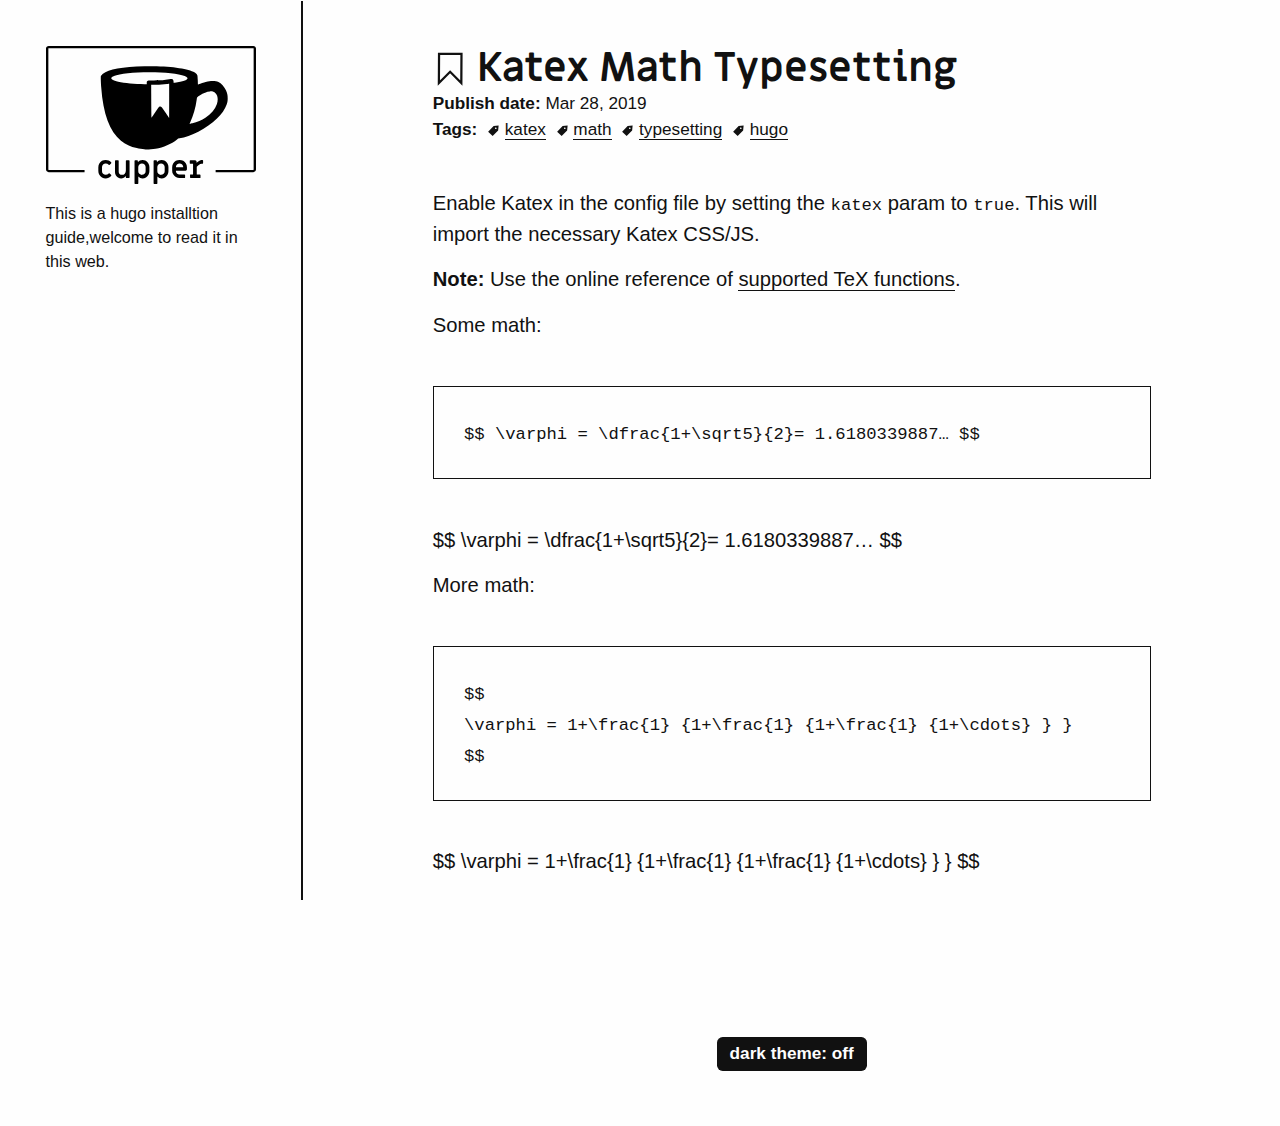
<file: post/katex-math-typesetting/index.html>
<!DOCTYPE html>
<html lang="en">
  <head>
  <meta charset="utf-8">
  <meta name="viewport" content="width=device-width, initial-scale=1.0">
  <meta http-equiv="X-UA-Compatible" content="IE=edge">

  <meta name="generator" content="Hugo 0.80.0" />
  <link rel="canonical" href="https://manxue1985.github.io/post/katex-math-typesetting/">

  

  <link rel="apple-touch-icon" sizes="180x180" href="https://manxue1985.github.io/apple-touch-icon.png">
  <link rel="icon" type="image/png" sizes="32x32" href="https://manxue1985.github.io/favicon-32x32.png">
  <link rel="icon" type="image/png" sizes="16x16" href="https://manxue1985.github.io/favicon-16x16.png">
  <link rel="manifest" href="https://manxue1985.github.io/site.webmanifest">
  <link rel="mask-icon" href="https://manxue1985.github.io/safari-pinned-tab.svg" color="#000000">
  <meta name="msapplication-TileColor" content="#ffffff">
  <meta name="theme-color" content="#ffffff">

  <style>
    body {
      visibility: hidden;
      opacity: 0;
    }
  </style>

  <link rel="stylesheet" href="https://manxue1985.github.io/css/prism.css" media="none" onload="this.media='all';">

  
  
  <link rel="stylesheet" type="text/css" href="https://manxue1985.github.io/css/styles.css">

  

  
  
  <title>Katex Math Typesetting | Mydocs Site</title>
</head>

  <body>
    <a href="#main">skip to content</a>
    <noscript>
  <style>
    body {
      visibility: visible;
      opacity: 1;
    }
  </style>
</noscript>

    <svg style="display: none">
  <symbol id="bookmark" viewBox="0 0 40 50">
   <g transform="translate(2266 3206.2)">
    <path style="stroke:currentColor;stroke-width:3.2637;fill:none" d="m-2262.2-3203.4-.2331 42.195 16.319-16.318 16.318 16.318.2331-42.428z"/>
   </g>
  </symbol>

  <symbol id="w3c" viewBox="0 0 127.09899 67.763">
   <text font-size="83" style="font-size:83px;font-family:Trebuchet;letter-spacing:-12;fill-opacity:0" letter-spacing="-12" y="67.609352" x="-26.782778">W3C</text>
   <text font-size="83" style="font-size:83px;font-weight:bold;font-family:Trebuchet;fill-opacity:0" y="67.609352" x="153.21722" font-weight="bold">SVG</text>
   <path style="fill:currentColor;image-rendering:optimizeQuality;shape-rendering:geometricPrecision" d="m33.695.377 12.062 41.016 12.067-41.016h8.731l-19.968 67.386h-.831l-12.48-41.759-12.479 41.759h-.832l-19.965-67.386h8.736l12.061 41.016 8.154-27.618-3.993-13.397h8.737z"/>
   <path style="fill:currentColor;image-rendering:optimizeQuality;shape-rendering:geometricPrecision" d="m91.355 46.132c0 6.104-1.624 11.234-4.862 15.394-3.248 4.158-7.45 6.237-12.607 6.237-3.882 0-7.263-1.238-10.148-3.702-2.885-2.47-5.02-5.812-6.406-10.022l6.82-2.829c1.001 2.552 2.317 4.562 3.953 6.028 1.636 1.469 3.56 2.207 5.781 2.207 2.329 0 4.3-1.306 5.909-3.911 1.609-2.606 2.411-5.738 2.411-9.401 0-4.049-.861-7.179-2.582-9.399-1.995-2.604-5.129-3.912-9.397-3.912h-3.327v-3.991l11.646-20.133h-14.062l-3.911 6.655h-2.493v-14.976h32.441v4.075l-12.31 21.217c4.324 1.385 7.596 3.911 9.815 7.571 2.22 3.659 3.329 7.953 3.329 12.892z"/>
   <path style="fill:currentColor;image-rendering:optimizeQuality;shape-rendering:geometricPrecision" d="m125.21 0 1.414 8.6-5.008 9.583s-1.924-4.064-5.117-6.314c-2.693-1.899-4.447-2.309-7.186-1.746-3.527.73-7.516 4.938-9.258 10.13-2.084 6.21-2.104 9.218-2.178 11.978-.115 4.428.58 7.043.58 7.043s-3.04-5.626-3.011-13.866c.018-5.882.947-11.218 3.666-16.479 2.404-4.627 5.954-7.404 9.114-7.728 3.264-.343 5.848 1.229 7.841 2.938 2.089 1.788 4.213 5.698 4.213 5.698l4.94-9.837z"/>
   <path style="fill:currentColor;image-rendering:optimizeQuality;shape-rendering:geometricPrecision" d="m125.82 48.674s-2.208 3.957-3.589 5.48c-1.379 1.524-3.849 4.209-6.896 5.555-3.049 1.343-4.646 1.598-7.661 1.306-3.01-.29-5.807-2.032-6.786-2.764-.979-.722-3.486-2.864-4.897-4.854-1.42-2-3.634-5.995-3.634-5.995s1.233 4.001 2.007 5.699c.442.977 1.81 3.965 3.749 6.572 1.805 2.425 5.315 6.604 10.652 7.545 5.336.945 9.002-1.449 9.907-2.031.907-.578 2.819-2.178 4.032-3.475 1.264-1.351 2.459-3.079 3.116-4.108.487-.758 1.276-2.286 1.276-2.286l-1.276-6.644z"/>
  </symbol>

  <symbol id="tag" viewBox="0 0 177.16535 177.16535">
    <g transform="translate(0 -875.2)">
     <path style="fill-rule:evenodd;stroke-width:0;fill:currentColor" d="m159.9 894.3-68.79 8.5872-75.42 77.336 61.931 60.397 75.429-76.565 6.8495-69.755zm-31.412 31.835a10.813 10.813 0 0 1 1.8443 2.247 10.813 10.813 0 0 1 -3.5174 14.872l-.0445.0275a10.813 10.813 0 0 1 -14.86 -3.5714 10.813 10.813 0 0 1 3.5563 -14.863 10.813 10.813 0 0 1 13.022 1.2884z"/>
    </g>
  </symbol>

  <symbol id="balloon" viewBox="0 0 141.73228 177.16535">
   <g transform="translate(0 -875.2)">
    <g>
     <path style="fill:currentColor" d="m68.156 882.83-.88753 1.4269c-4.9564 7.9666-6.3764 17.321-5.6731 37.378.36584 10.437 1.1246 23.51 1.6874 29.062.38895 3.8372 3.8278 32.454 4.6105 38.459 4.6694-.24176 9.2946.2879 14.377 1.481 1.2359-3.2937 5.2496-13.088 8.886-21.623 6.249-14.668 8.4128-21.264 10.253-31.252 1.2464-6.7626 1.6341-12.156 1.4204-19.764-.36325-12.93-2.1234-19.487-6.9377-25.843-2.0833-2.7507-6.9865-7.6112-7.9127-7.8436-.79716-.20019-6.6946-1.0922-6.7755-1.0248-.02213.0182-5.0006-.41858-7.5248-.22808l-2.149-.22808h-3.3738z"/>
     <path style="fill:currentColor" d="m61.915 883.28-3.2484.4497c-1.7863.24724-3.5182.53481-3.8494.63994-2.4751.33811-4.7267.86957-6.7777 1.5696-.28598 0-1.0254.20146-2.3695.58589-5.0418 1.4418-6.6374 2.2604-8.2567 4.2364-6.281 7.6657-11.457 18.43-12.932 26.891-1.4667 8.4111.71353 22.583 5.0764 32.996 3.8064 9.0852 13.569 25.149 22.801 37.517 1.3741 1.841 2.1708 2.9286 2.4712 3.5792 3.5437-1.1699 6.8496-1.9336 10.082-2.3263-1.3569-5.7831-4.6968-21.86-6.8361-33.002-.92884-4.8368-2.4692-14.322-3.2452-19.991-.68557-5.0083-.77707-6.9534-.74159-15.791.04316-10.803.41822-16.162 1.5026-21.503 1.4593-5.9026 3.3494-11.077 6.3247-15.852z"/>
     <path style="fill:currentColor" d="m94.499 885.78c-.10214-.0109-.13691 0-.0907.0409.16033.13489 1.329 1.0675 2.5976 2.0723 6.7003 5.307 11.273 14.568 12.658 25.638.52519 4.1949.24765 14.361-.5059 18.523-2.4775 13.684-9.7807 32.345-20.944 53.519l-3.0559 5.7971c2.8082.76579 5.7915 1.727 8.9926 2.8441 11.562-11.691 18.349-19.678 24.129-28.394 7.8992-11.913 11.132-20.234 12.24-31.518.98442-10.02-1.5579-20.876-6.7799-28.959-.2758-.4269-.57803-.86856-.89617-1.3166-3.247-6.13-9.752-12.053-21.264-16.131-2.3687-.86369-6.3657-2.0433-7.0802-2.1166z"/>
     <path style="fill:currentColor" d="m32.52 892.22c-.20090-.13016-1.4606.81389-3.9132 2.7457-11.486 9.0476-17.632 24.186-16.078 39.61.79699 7.9138 2.4066 13.505 5.9184 20.562 5.8577 11.77 14.749 23.219 30.087 38.74.05838.059.12188.1244.18052.1838 1.3166-.5556 2.5965-1.0618 3.8429-1.5199-.66408-.32448-1.4608-1.3297-3.8116-4.4602-5.0951-6.785-8.7512-11.962-13.051-18.486-5.1379-7.7948-5.0097-7.5894-8.0586-13.054-6.2097-11.13-8.2674-17.725-8.6014-27.563-.21552-6.3494.13041-9.2733 1.775-14.987 2.1832-7.5849 3.9273-10.986 9.2693-18.07 1.7839-2.3656 2.6418-3.57 2.4409-3.7003z"/>
     <path style="fill:currentColor" d="m69.133 992.37c-6.2405.0309-12.635.76718-19.554 2.5706 4.6956 4.7759 9.935 10.258 12.05 12.625l4.1272 4.6202h11.493l3.964-4.4516c2.0962-2.3541 7.4804-7.9845 12.201-12.768-8.378-1.4975-16.207-2.6353-24.281-2.5955z"/>
     <rect style="stroke-width:0;fill:currentColor" ry="2.0328" height="27.746" width="22.766" y="1017.7" x="60.201"/>
    </g>
   </g>
  </symbol>

  <symbol id="info" viewBox="0 0 41.667 41.667">
   <g transform="translate(-37.035 -1004.6)">
    <path style="stroke-linejoin:round;stroke:currentColor;stroke-linecap:round;stroke-width:3.728;fill:none" d="m76.25 1030.2a18.968 18.968 0 0 1 -23.037 13.709 18.968 18.968 0 0 1 -13.738 -23.019 18.968 18.968 0 0 1 23.001 -13.768 18.968 18.968 0 0 1 13.798 22.984"/>
    <g transform="matrix(1.1146 0 0 1.1146 -26.276 -124.92)">
     <path style="stroke:currentColor;stroke-linecap:round;stroke-width:3.728;fill:none" d="m75.491 1039.5v-8.7472"/>
     <path style="stroke-width:0;fill:currentColor" transform="scale(-1)" d="m-73.193-1024.5a2.3719 2.3719 0 0 1 -2.8807 1.7142 2.3719 2.3719 0 0 1 -1.718 -2.8785 2.3719 2.3719 0 0 1 2.8763 -1.7217 2.3719 2.3719 0 0 1 1.7254 2.8741"/>
    </g>
   </g>
  </symbol>

  <symbol id="warning" viewBox="0 0 48.430474 41.646302">
    <g transform="translate(-1.1273 -1010.2)">
     <path style="stroke-linejoin:round;stroke:currentColor;stroke-linecap:round;stroke-width:4.151;fill:none" d="m25.343 1012.3-22.14 37.496h44.28z"/>
     <path style="stroke:currentColor;stroke-linecap:round;stroke-width:4.1512;fill:none" d="m25.54 1027.7v8.7472"/>
     <path style="stroke-width:0;fill:currentColor" d="m27.839 1042.8a2.3719 2.3719 0 0 1 -2.8807 1.7143 2.3719 2.3719 0 0 1 -1.718 -2.8785 2.3719 2.3719 0 0 1 2.8763 -1.7217 2.3719 2.3719 0 0 1 1.7254 2.8741"/>
    </g>
  </symbol>

  <symbol id="menu" viewBox="0 0 50 50">
     <rect style="stroke-width:0;fill:currentColor" height="10" width="50" y="0" x="0"/>
     <rect style="stroke-width:0;fill:currentColor" height="10" width="50" y="20" x="0"/>
     <rect style="stroke-width:0;fill:currentColor" height="10" width="50" y="40" x="0"/>
   </symbol>

   <symbol id="link" viewBox="0 0 50 50">
    <g transform="translate(0 -1002.4)">
     <g transform="matrix(.095670 0 0 .095670 2.3233 1004.9)">
      <g>
       <path style="stroke-width:0;fill:currentColor" d="m452.84 192.9-128.65 128.65c-35.535 35.54-93.108 35.54-128.65 0l-42.881-42.886 42.881-42.876 42.884 42.876c11.845 11.822 31.064 11.846 42.886 0l128.64-128.64c11.816-11.831 11.816-31.066 0-42.9l-42.881-42.881c-11.822-11.814-31.064-11.814-42.887 0l-45.928 45.936c-21.292-12.531-45.491-17.905-69.449-16.291l72.501-72.526c35.535-35.521 93.136-35.521 128.64 0l42.886 42.881c35.535 35.523 35.535 93.141-.001 128.66zm-254.28 168.51-45.903 45.9c-11.845 11.846-31.064 11.817-42.881 0l-42.884-42.881c-11.845-11.821-11.845-31.041 0-42.886l128.65-128.65c11.819-11.814 31.069-11.814 42.884 0l42.886 42.886 42.876-42.886-42.876-42.881c-35.54-35.521-93.113-35.521-128.65 0l-128.65 128.64c-35.538 35.545-35.538 93.146 0 128.65l42.883 42.882c35.51 35.54 93.11 35.54 128.65 0l72.496-72.499c-23.956 1.597-48.092-3.784-69.474-16.283z"/>
      </g>
     </g>
    </g>
  </symbol>

  <symbol id="doc" viewBox="0 0 35 45">
   <g transform="translate(-147.53 -539.83)">
    <path style="stroke:currentColor;stroke-width:2.4501;fill:none" d="m149.38 542.67v39.194h31.354v-39.194z"/>
    <g style="stroke-width:25" transform="matrix(.098003 0 0 .098003 133.69 525.96)">
     <path d="m220 252.36h200" style="stroke:currentColor;stroke-width:25;fill:none"/>
     <path style="stroke:currentColor;stroke-width:25;fill:none" d="m220 409.95h200"/>
     <path d="m220 488.74h200" style="stroke:currentColor;stroke-width:25;fill:none"/>
     <path d="m220 331.15h200" style="stroke:currentColor;stroke-width:25;fill:none"/>
    </g>
   </g>
 </symbol>

 <symbol id="tick" viewBox="0 0 177.16535 177.16535">
  <g transform="translate(0 -875.2)">
   <rect style="stroke-width:0;fill:currentColor" transform="rotate(30)" height="155" width="40" y="702.99" x="556.82"/>
   <rect style="stroke-width:0;fill:currentColor" transform="rotate(30)" height="40" width="90.404" y="817.99" x="506.42"/>
  </g>
 </symbol>
</svg>

    <div class="wrapper">
      <header class="intro-and-nav" role="banner">
  <div>
    <div class="intro">
      <a
        class="logo"
        href="https://manxue1985.github.io/"
        aria-label="Mydocs Site home page"
      >
        <img src="https://manxue1985.github.io/images/logo.svg" alt="">
      </a>
      <p class="library-desc">
         This is a hugo installtion guide,welcome to read it in this web. 
      </p>
    </div>
    <nav id="patterns-nav" class="patterns" role="navigation">
  <h2 class="vh">Main navigation</h2>
  <button id="menu-button" aria-expanded="false">
    <svg viewBox="0 0 50 50" aria-hidden="true" focusable="false">
      <use xlink:href="#menu"></use>
    </svg>
    Menu
  </button>
  
  <ul id="patterns-list">
  
  </ul>
</nav>
    
  </div>
</header>

      <div class="main-and-footer">
        <div>
          
  <main id="main">
    <h1>
      <svg class="bookmark-icon" aria-hidden="true" viewBox="0 0 40 50" focusable="false">
        <use xlink:href="#bookmark"></use>
      </svg>
      Katex Math Typesetting
    </h1>

    <div class="date">
      
      
      <strong>Publish date: </strong>Mar 28, 2019
      
        
      
    </div>

    
      <div class="tags">
        <strong>Tags: </strong>
        <ul aria-label="tags">
          
            <li>
              <svg class="tag-icon" aria-hidden="true" viewBox="0 0 177.16535 177.16535" focusable="false">
                <use xlink:href="#tag"></use>
              </svg>
              
              <a href="https://manxue1985.github.io/tags/katex/">katex</a>
            </li>
          
            <li>
              <svg class="tag-icon" aria-hidden="true" viewBox="0 0 177.16535 177.16535" focusable="false">
                <use xlink:href="#tag"></use>
              </svg>
              
              <a href="https://manxue1985.github.io/tags/math/">math</a>
            </li>
          
            <li>
              <svg class="tag-icon" aria-hidden="true" viewBox="0 0 177.16535 177.16535" focusable="false">
                <use xlink:href="#tag"></use>
              </svg>
              
              <a href="https://manxue1985.github.io/tags/typesetting/">typesetting</a>
            </li>
          
            <li>
              <svg class="tag-icon" aria-hidden="true" viewBox="0 0 177.16535 177.16535" focusable="false">
                <use xlink:href="#tag"></use>
              </svg>
              
              <a href="https://manxue1985.github.io/tags/hugo/">hugo</a>
            </li>
          
        </ul>
      </div>
    
    
    
      


    

    <p>Enable Katex in the config file by setting the <code>katex</code> param to <code>true</code>. This will import the necessary Katex CSS/JS.</p>
<p><strong>Note:</strong> Use the online reference of <a href="https://katex.org/docs/supported.html">supported TeX functions</a>.</p>
<p>Some math:</p>
<pre><code>$$ \varphi = \dfrac{1+\sqrt5}{2}= 1.6180339887… $$
</code></pre><p>$$ \varphi = \dfrac{1+\sqrt5}{2}= 1.6180339887… $$</p>
<p>More math:</p>
<pre><code>$$
\varphi = 1+\frac{1} {1+\frac{1} {1+\frac{1} {1+\cdots} } } 
$$
</code></pre><p>$$
\varphi = 1+\frac{1} {1+\frac{1} {1+\frac{1} {1+\cdots} } } 
$$</p>

  </main>
  <div id="disqus-container">
  
</div>


          
            <footer role="contentinfo">
  <div
  
  >
    <label for="themer">
      dark theme: <input type="checkbox" id="themer" class="vh">
      
      <span aria-hidden="true"></span>
    </label>
  </div>
  
</footer>

          
        </div>
      </div>
    </div>
    

<script src="https://manxue1985.github.io/js/dom-scripts.js"></script>  

<script src="https://manxue1985.github.io/js/prism.js"></script>





    
    
  

  </body>
</html>
</file>
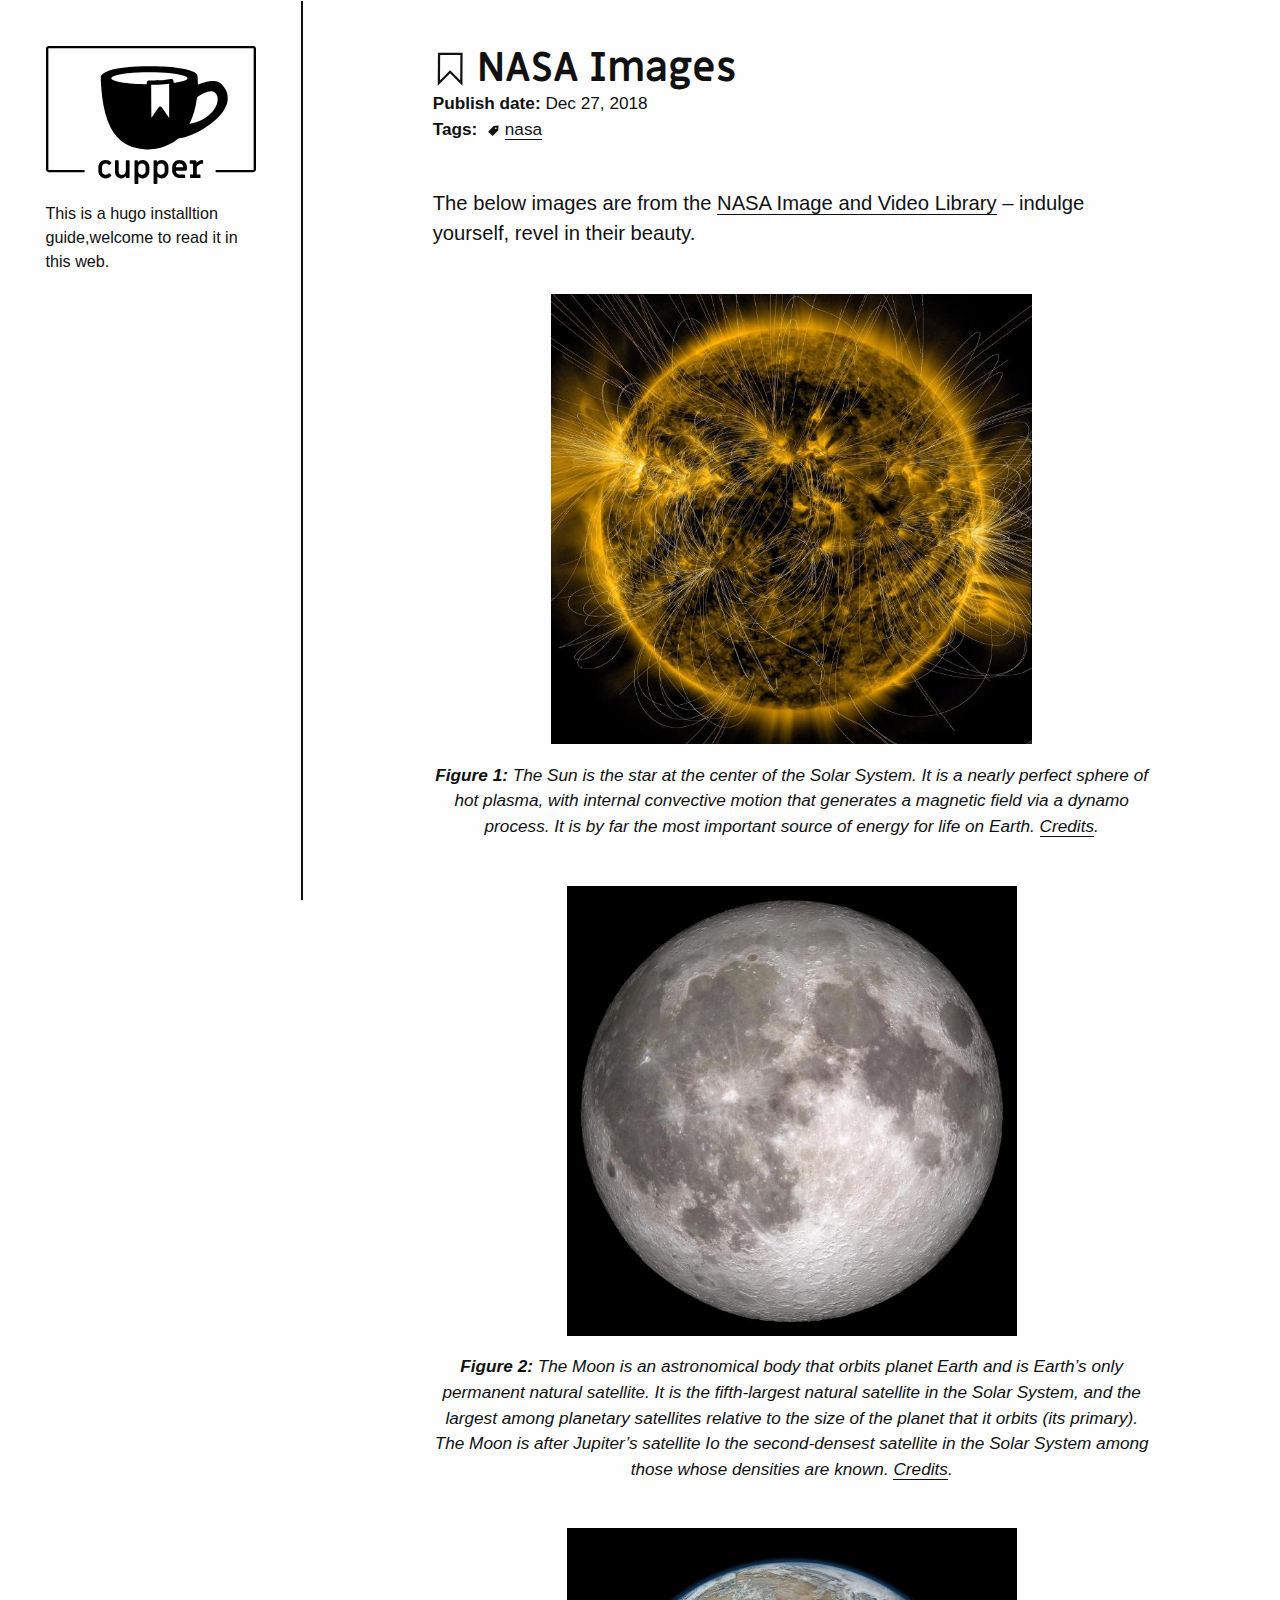
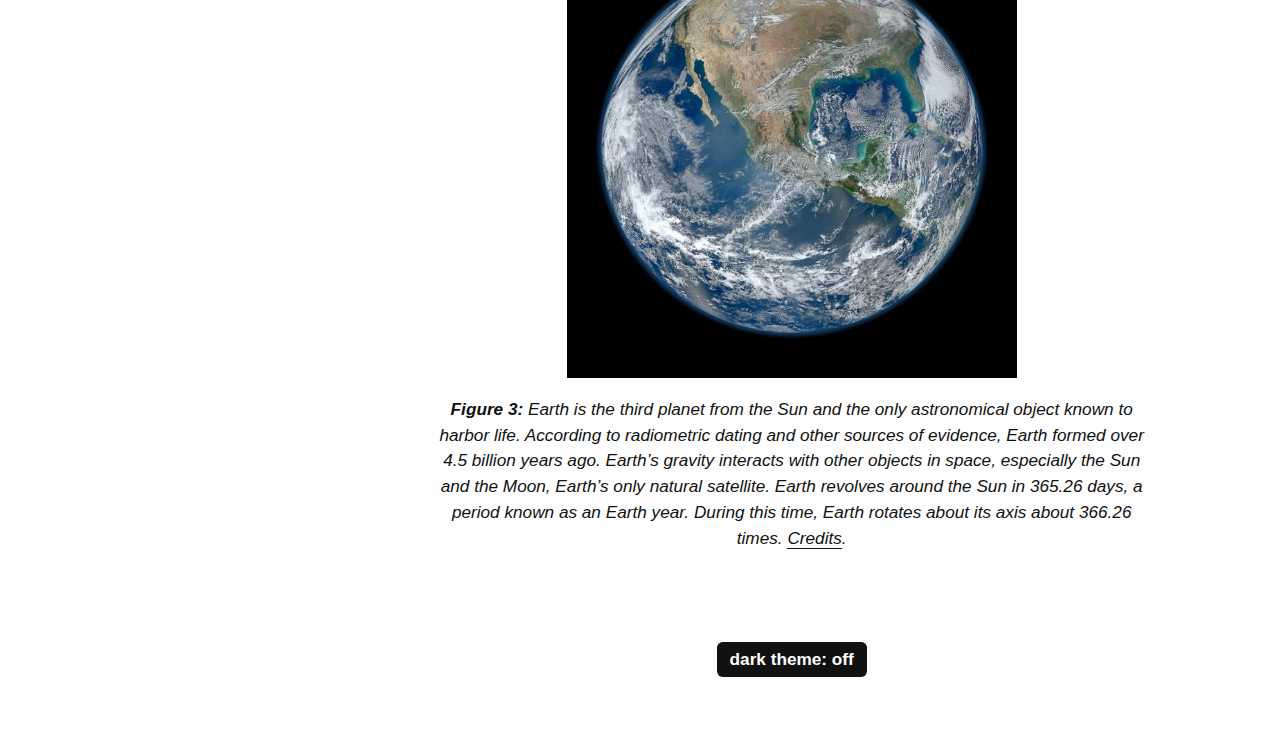
<file: post/nasa-images/index.html>
<!DOCTYPE html>
<html lang="en">
  <head>
  <meta charset="utf-8">
  <meta name="viewport" content="width=device-width, initial-scale=1.0">
  <meta http-equiv="X-UA-Compatible" content="IE=edge">

  <meta name="generator" content="Hugo 0.80.0" />
  <link rel="canonical" href="https://manxue1985.github.io/post/nasa-images/">

  

  <link rel="apple-touch-icon" sizes="180x180" href="https://manxue1985.github.io/apple-touch-icon.png">
  <link rel="icon" type="image/png" sizes="32x32" href="https://manxue1985.github.io/favicon-32x32.png">
  <link rel="icon" type="image/png" sizes="16x16" href="https://manxue1985.github.io/favicon-16x16.png">
  <link rel="manifest" href="https://manxue1985.github.io/site.webmanifest">
  <link rel="mask-icon" href="https://manxue1985.github.io/safari-pinned-tab.svg" color="#000000">
  <meta name="msapplication-TileColor" content="#ffffff">
  <meta name="theme-color" content="#ffffff">

  <style>
    body {
      visibility: hidden;
      opacity: 0;
    }
  </style>

  <link rel="stylesheet" href="https://manxue1985.github.io/css/prism.css" media="none" onload="this.media='all';">

  
  
  <link rel="stylesheet" type="text/css" href="https://manxue1985.github.io/css/styles.css">

  

  
  
  <title>NASA Images | Mydocs Site</title>
</head>

  <body>
    <a href="#main">skip to content</a>
    <noscript>
  <style>
    body {
      visibility: visible;
      opacity: 1;
    }
  </style>
</noscript>

    <svg style="display: none">
  <symbol id="bookmark" viewBox="0 0 40 50">
   <g transform="translate(2266 3206.2)">
    <path style="stroke:currentColor;stroke-width:3.2637;fill:none" d="m-2262.2-3203.4-.2331 42.195 16.319-16.318 16.318 16.318.2331-42.428z"/>
   </g>
  </symbol>

  <symbol id="w3c" viewBox="0 0 127.09899 67.763">
   <text font-size="83" style="font-size:83px;font-family:Trebuchet;letter-spacing:-12;fill-opacity:0" letter-spacing="-12" y="67.609352" x="-26.782778">W3C</text>
   <text font-size="83" style="font-size:83px;font-weight:bold;font-family:Trebuchet;fill-opacity:0" y="67.609352" x="153.21722" font-weight="bold">SVG</text>
   <path style="fill:currentColor;image-rendering:optimizeQuality;shape-rendering:geometricPrecision" d="m33.695.377 12.062 41.016 12.067-41.016h8.731l-19.968 67.386h-.831l-12.48-41.759-12.479 41.759h-.832l-19.965-67.386h8.736l12.061 41.016 8.154-27.618-3.993-13.397h8.737z"/>
   <path style="fill:currentColor;image-rendering:optimizeQuality;shape-rendering:geometricPrecision" d="m91.355 46.132c0 6.104-1.624 11.234-4.862 15.394-3.248 4.158-7.45 6.237-12.607 6.237-3.882 0-7.263-1.238-10.148-3.702-2.885-2.47-5.02-5.812-6.406-10.022l6.82-2.829c1.001 2.552 2.317 4.562 3.953 6.028 1.636 1.469 3.56 2.207 5.781 2.207 2.329 0 4.3-1.306 5.909-3.911 1.609-2.606 2.411-5.738 2.411-9.401 0-4.049-.861-7.179-2.582-9.399-1.995-2.604-5.129-3.912-9.397-3.912h-3.327v-3.991l11.646-20.133h-14.062l-3.911 6.655h-2.493v-14.976h32.441v4.075l-12.31 21.217c4.324 1.385 7.596 3.911 9.815 7.571 2.22 3.659 3.329 7.953 3.329 12.892z"/>
   <path style="fill:currentColor;image-rendering:optimizeQuality;shape-rendering:geometricPrecision" d="m125.21 0 1.414 8.6-5.008 9.583s-1.924-4.064-5.117-6.314c-2.693-1.899-4.447-2.309-7.186-1.746-3.527.73-7.516 4.938-9.258 10.13-2.084 6.21-2.104 9.218-2.178 11.978-.115 4.428.58 7.043.58 7.043s-3.04-5.626-3.011-13.866c.018-5.882.947-11.218 3.666-16.479 2.404-4.627 5.954-7.404 9.114-7.728 3.264-.343 5.848 1.229 7.841 2.938 2.089 1.788 4.213 5.698 4.213 5.698l4.94-9.837z"/>
   <path style="fill:currentColor;image-rendering:optimizeQuality;shape-rendering:geometricPrecision" d="m125.82 48.674s-2.208 3.957-3.589 5.48c-1.379 1.524-3.849 4.209-6.896 5.555-3.049 1.343-4.646 1.598-7.661 1.306-3.01-.29-5.807-2.032-6.786-2.764-.979-.722-3.486-2.864-4.897-4.854-1.42-2-3.634-5.995-3.634-5.995s1.233 4.001 2.007 5.699c.442.977 1.81 3.965 3.749 6.572 1.805 2.425 5.315 6.604 10.652 7.545 5.336.945 9.002-1.449 9.907-2.031.907-.578 2.819-2.178 4.032-3.475 1.264-1.351 2.459-3.079 3.116-4.108.487-.758 1.276-2.286 1.276-2.286l-1.276-6.644z"/>
  </symbol>

  <symbol id="tag" viewBox="0 0 177.16535 177.16535">
    <g transform="translate(0 -875.2)">
     <path style="fill-rule:evenodd;stroke-width:0;fill:currentColor" d="m159.9 894.3-68.79 8.5872-75.42 77.336 61.931 60.397 75.429-76.565 6.8495-69.755zm-31.412 31.835a10.813 10.813 0 0 1 1.8443 2.247 10.813 10.813 0 0 1 -3.5174 14.872l-.0445.0275a10.813 10.813 0 0 1 -14.86 -3.5714 10.813 10.813 0 0 1 3.5563 -14.863 10.813 10.813 0 0 1 13.022 1.2884z"/>
    </g>
  </symbol>

  <symbol id="balloon" viewBox="0 0 141.73228 177.16535">
   <g transform="translate(0 -875.2)">
    <g>
     <path style="fill:currentColor" d="m68.156 882.83-.88753 1.4269c-4.9564 7.9666-6.3764 17.321-5.6731 37.378.36584 10.437 1.1246 23.51 1.6874 29.062.38895 3.8372 3.8278 32.454 4.6105 38.459 4.6694-.24176 9.2946.2879 14.377 1.481 1.2359-3.2937 5.2496-13.088 8.886-21.623 6.249-14.668 8.4128-21.264 10.253-31.252 1.2464-6.7626 1.6341-12.156 1.4204-19.764-.36325-12.93-2.1234-19.487-6.9377-25.843-2.0833-2.7507-6.9865-7.6112-7.9127-7.8436-.79716-.20019-6.6946-1.0922-6.7755-1.0248-.02213.0182-5.0006-.41858-7.5248-.22808l-2.149-.22808h-3.3738z"/>
     <path style="fill:currentColor" d="m61.915 883.28-3.2484.4497c-1.7863.24724-3.5182.53481-3.8494.63994-2.4751.33811-4.7267.86957-6.7777 1.5696-.28598 0-1.0254.20146-2.3695.58589-5.0418 1.4418-6.6374 2.2604-8.2567 4.2364-6.281 7.6657-11.457 18.43-12.932 26.891-1.4667 8.4111.71353 22.583 5.0764 32.996 3.8064 9.0852 13.569 25.149 22.801 37.517 1.3741 1.841 2.1708 2.9286 2.4712 3.5792 3.5437-1.1699 6.8496-1.9336 10.082-2.3263-1.3569-5.7831-4.6968-21.86-6.8361-33.002-.92884-4.8368-2.4692-14.322-3.2452-19.991-.68557-5.0083-.77707-6.9534-.74159-15.791.04316-10.803.41822-16.162 1.5026-21.503 1.4593-5.9026 3.3494-11.077 6.3247-15.852z"/>
     <path style="fill:currentColor" d="m94.499 885.78c-.10214-.0109-.13691 0-.0907.0409.16033.13489 1.329 1.0675 2.5976 2.0723 6.7003 5.307 11.273 14.568 12.658 25.638.52519 4.1949.24765 14.361-.5059 18.523-2.4775 13.684-9.7807 32.345-20.944 53.519l-3.0559 5.7971c2.8082.76579 5.7915 1.727 8.9926 2.8441 11.562-11.691 18.349-19.678 24.129-28.394 7.8992-11.913 11.132-20.234 12.24-31.518.98442-10.02-1.5579-20.876-6.7799-28.959-.2758-.4269-.57803-.86856-.89617-1.3166-3.247-6.13-9.752-12.053-21.264-16.131-2.3687-.86369-6.3657-2.0433-7.0802-2.1166z"/>
     <path style="fill:currentColor" d="m32.52 892.22c-.20090-.13016-1.4606.81389-3.9132 2.7457-11.486 9.0476-17.632 24.186-16.078 39.61.79699 7.9138 2.4066 13.505 5.9184 20.562 5.8577 11.77 14.749 23.219 30.087 38.74.05838.059.12188.1244.18052.1838 1.3166-.5556 2.5965-1.0618 3.8429-1.5199-.66408-.32448-1.4608-1.3297-3.8116-4.4602-5.0951-6.785-8.7512-11.962-13.051-18.486-5.1379-7.7948-5.0097-7.5894-8.0586-13.054-6.2097-11.13-8.2674-17.725-8.6014-27.563-.21552-6.3494.13041-9.2733 1.775-14.987 2.1832-7.5849 3.9273-10.986 9.2693-18.07 1.7839-2.3656 2.6418-3.57 2.4409-3.7003z"/>
     <path style="fill:currentColor" d="m69.133 992.37c-6.2405.0309-12.635.76718-19.554 2.5706 4.6956 4.7759 9.935 10.258 12.05 12.625l4.1272 4.6202h11.493l3.964-4.4516c2.0962-2.3541 7.4804-7.9845 12.201-12.768-8.378-1.4975-16.207-2.6353-24.281-2.5955z"/>
     <rect style="stroke-width:0;fill:currentColor" ry="2.0328" height="27.746" width="22.766" y="1017.7" x="60.201"/>
    </g>
   </g>
  </symbol>

  <symbol id="info" viewBox="0 0 41.667 41.667">
   <g transform="translate(-37.035 -1004.6)">
    <path style="stroke-linejoin:round;stroke:currentColor;stroke-linecap:round;stroke-width:3.728;fill:none" d="m76.25 1030.2a18.968 18.968 0 0 1 -23.037 13.709 18.968 18.968 0 0 1 -13.738 -23.019 18.968 18.968 0 0 1 23.001 -13.768 18.968 18.968 0 0 1 13.798 22.984"/>
    <g transform="matrix(1.1146 0 0 1.1146 -26.276 -124.92)">
     <path style="stroke:currentColor;stroke-linecap:round;stroke-width:3.728;fill:none" d="m75.491 1039.5v-8.7472"/>
     <path style="stroke-width:0;fill:currentColor" transform="scale(-1)" d="m-73.193-1024.5a2.3719 2.3719 0 0 1 -2.8807 1.7142 2.3719 2.3719 0 0 1 -1.718 -2.8785 2.3719 2.3719 0 0 1 2.8763 -1.7217 2.3719 2.3719 0 0 1 1.7254 2.8741"/>
    </g>
   </g>
  </symbol>

  <symbol id="warning" viewBox="0 0 48.430474 41.646302">
    <g transform="translate(-1.1273 -1010.2)">
     <path style="stroke-linejoin:round;stroke:currentColor;stroke-linecap:round;stroke-width:4.151;fill:none" d="m25.343 1012.3-22.14 37.496h44.28z"/>
     <path style="stroke:currentColor;stroke-linecap:round;stroke-width:4.1512;fill:none" d="m25.54 1027.7v8.7472"/>
     <path style="stroke-width:0;fill:currentColor" d="m27.839 1042.8a2.3719 2.3719 0 0 1 -2.8807 1.7143 2.3719 2.3719 0 0 1 -1.718 -2.8785 2.3719 2.3719 0 0 1 2.8763 -1.7217 2.3719 2.3719 0 0 1 1.7254 2.8741"/>
    </g>
  </symbol>

  <symbol id="menu" viewBox="0 0 50 50">
     <rect style="stroke-width:0;fill:currentColor" height="10" width="50" y="0" x="0"/>
     <rect style="stroke-width:0;fill:currentColor" height="10" width="50" y="20" x="0"/>
     <rect style="stroke-width:0;fill:currentColor" height="10" width="50" y="40" x="0"/>
   </symbol>

   <symbol id="link" viewBox="0 0 50 50">
    <g transform="translate(0 -1002.4)">
     <g transform="matrix(.095670 0 0 .095670 2.3233 1004.9)">
      <g>
       <path style="stroke-width:0;fill:currentColor" d="m452.84 192.9-128.65 128.65c-35.535 35.54-93.108 35.54-128.65 0l-42.881-42.886 42.881-42.876 42.884 42.876c11.845 11.822 31.064 11.846 42.886 0l128.64-128.64c11.816-11.831 11.816-31.066 0-42.9l-42.881-42.881c-11.822-11.814-31.064-11.814-42.887 0l-45.928 45.936c-21.292-12.531-45.491-17.905-69.449-16.291l72.501-72.526c35.535-35.521 93.136-35.521 128.64 0l42.886 42.881c35.535 35.523 35.535 93.141-.001 128.66zm-254.28 168.51-45.903 45.9c-11.845 11.846-31.064 11.817-42.881 0l-42.884-42.881c-11.845-11.821-11.845-31.041 0-42.886l128.65-128.65c11.819-11.814 31.069-11.814 42.884 0l42.886 42.886 42.876-42.886-42.876-42.881c-35.54-35.521-93.113-35.521-128.65 0l-128.65 128.64c-35.538 35.545-35.538 93.146 0 128.65l42.883 42.882c35.51 35.54 93.11 35.54 128.65 0l72.496-72.499c-23.956 1.597-48.092-3.784-69.474-16.283z"/>
      </g>
     </g>
    </g>
  </symbol>

  <symbol id="doc" viewBox="0 0 35 45">
   <g transform="translate(-147.53 -539.83)">
    <path style="stroke:currentColor;stroke-width:2.4501;fill:none" d="m149.38 542.67v39.194h31.354v-39.194z"/>
    <g style="stroke-width:25" transform="matrix(.098003 0 0 .098003 133.69 525.96)">
     <path d="m220 252.36h200" style="stroke:currentColor;stroke-width:25;fill:none"/>
     <path style="stroke:currentColor;stroke-width:25;fill:none" d="m220 409.95h200"/>
     <path d="m220 488.74h200" style="stroke:currentColor;stroke-width:25;fill:none"/>
     <path d="m220 331.15h200" style="stroke:currentColor;stroke-width:25;fill:none"/>
    </g>
   </g>
 </symbol>

 <symbol id="tick" viewBox="0 0 177.16535 177.16535">
  <g transform="translate(0 -875.2)">
   <rect style="stroke-width:0;fill:currentColor" transform="rotate(30)" height="155" width="40" y="702.99" x="556.82"/>
   <rect style="stroke-width:0;fill:currentColor" transform="rotate(30)" height="40" width="90.404" y="817.99" x="506.42"/>
  </g>
 </symbol>
</svg>

    <div class="wrapper">
      <header class="intro-and-nav" role="banner">
  <div>
    <div class="intro">
      <a
        class="logo"
        href="https://manxue1985.github.io/"
        aria-label="Mydocs Site home page"
      >
        <img src="https://manxue1985.github.io/images/logo.svg" alt="">
      </a>
      <p class="library-desc">
         This is a hugo installtion guide,welcome to read it in this web. 
      </p>
    </div>
    <nav id="patterns-nav" class="patterns" role="navigation">
  <h2 class="vh">Main navigation</h2>
  <button id="menu-button" aria-expanded="false">
    <svg viewBox="0 0 50 50" aria-hidden="true" focusable="false">
      <use xlink:href="#menu"></use>
    </svg>
    Menu
  </button>
  
  <ul id="patterns-list">
  
  </ul>
</nav>
    
  </div>
</header>

      <div class="main-and-footer">
        <div>
          
  <main id="main">
    <h1>
      <svg class="bookmark-icon" aria-hidden="true" viewBox="0 0 40 50" focusable="false">
        <use xlink:href="#bookmark"></use>
      </svg>
      NASA Images
    </h1>

    <div class="date">
      
      
      <strong>Publish date: </strong>Dec 27, 2018
      
        
      
    </div>

    
      <div class="tags">
        <strong>Tags: </strong>
        <ul aria-label="tags">
          
            <li>
              <svg class="tag-icon" aria-hidden="true" viewBox="0 0 177.16535 177.16535" focusable="false">
                <use xlink:href="#tag"></use>
              </svg>
              
              <a href="https://manxue1985.github.io/tags/nasa/">nasa</a>
            </li>
          
        </ul>
      </div>
    
    
    
      


    

    <p>The below images are from the <a href="https://images.nasa.gov/">NASA Image and Video Library</a> &ndash; indulge yourself, revel in their beauty.</p>









  


<figure role="group" aria-describedby="caption-b702144d9bf18a49078547e2789a824e">
  <a href="https://manxue1985.github.io/post/nasa-images/sun.jpg" class="img-link">
    <img src="https://manxue1985.github.io/post/nasa-images/sun_huc3d26fbb16c0f70400041133778c1446_3118921_700x0_resize_q75_box.jpg">
  </a>
  <figcaption id="caption-b702144d9bf18a49078547e2789a824e">
    The Sun is the star at the center of the Solar System. It is a nearly perfect sphere of hot plasma, with internal convective motion that generates a magnetic field via a dynamo process. It is by far the most important source of energy for life on Earth. <a href="https://images.nasa.gov/details-GSFC_20171208_Archive_e000393.html">Credits</a>.
  </figcaption>
</figure>










  


<figure role="group" aria-describedby="caption-6639241672fe5fd93322ee67a723d3fa">
  <a href="https://manxue1985.github.io/post/nasa-images/moon.jpg" class="img-link">
    <img src="https://manxue1985.github.io/post/nasa-images/moon_huaae7be4ba70df7325b57cd351ea21ee7_381038_700x0_resize_q75_box.jpg">
  </a>
  <figcaption id="caption-6639241672fe5fd93322ee67a723d3fa">
    The Moon is an astronomical body that orbits planet Earth and is Earth&rsquo;s only permanent natural satellite. It is the fifth-largest natural satellite in the Solar System, and the largest among planetary satellites relative to the size of the planet that it orbits (its primary). The Moon is after Jupiter&rsquo;s satellite Io the second-densest satellite in the Solar System among those whose densities are known. <a href="https://images.nasa.gov/details-GSFC_20171208_Archive_e001861.html">Credits</a>.
  </figcaption>
</figure>










  


<figure role="group" aria-describedby="caption-410cc2503dba275fb09d06b22e6355a9">
  <a href="https://manxue1985.github.io/post/nasa-images/earth.jpg" class="img-link">
    <img src="https://manxue1985.github.io/post/nasa-images/earth_huaae7be4ba70df7325b57cd351ea21ee7_518573_700x0_resize_q75_box.jpg">
  </a>
  <figcaption id="caption-410cc2503dba275fb09d06b22e6355a9">
    Earth is the third planet from the Sun and the only astronomical object known to harbor life. According to radiometric dating and other sources of evidence, Earth formed over 4.5 billion years ago. Earth&rsquo;s gravity interacts with other objects in space, especially the Sun and the Moon, Earth&rsquo;s only natural satellite. Earth revolves around the Sun in 365.26 days, a period known as an Earth year. During this time, Earth rotates about its axis about 366.26 times. <a href="https://images.nasa.gov/details-PIA18033.html">Credits</a>.
  </figcaption>
</figure>


  </main>
  <div id="disqus-container">
  
</div>


          
            <footer role="contentinfo">
  <div
  
  >
    <label for="themer">
      dark theme: <input type="checkbox" id="themer" class="vh">
      
      <span aria-hidden="true"></span>
    </label>
  </div>
  
</footer>

          
        </div>
      </div>
    </div>
    

<script src="https://manxue1985.github.io/js/dom-scripts.js"></script>  

<script src="https://manxue1985.github.io/js/prism.js"></script>





    
    
  

  </body>
</html>
</file>
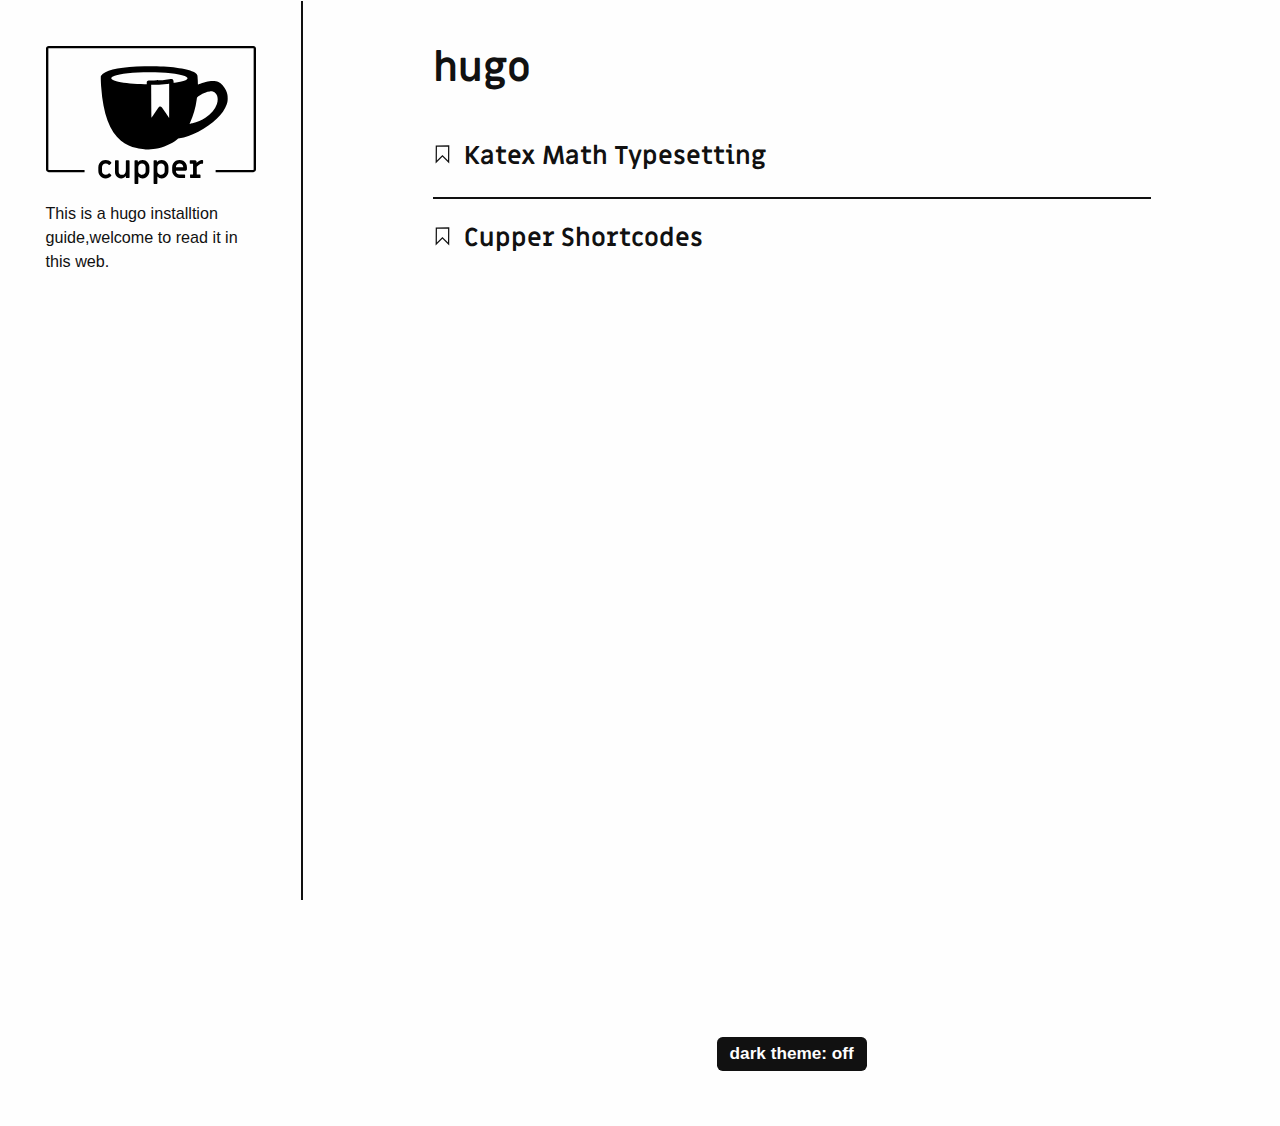
<file: tags/hugo/index.html>
<!DOCTYPE html>
<html lang="en">
  <head>
  <meta charset="utf-8">
  <meta name="viewport" content="width=device-width, initial-scale=1.0">
  <meta http-equiv="X-UA-Compatible" content="IE=edge">

  <meta name="generator" content="Hugo 0.80.0" />
  <link rel="canonical" href="https://manxue1985.github.io/tags/hugo/">

  

  <link rel="apple-touch-icon" sizes="180x180" href="https://manxue1985.github.io/apple-touch-icon.png">
  <link rel="icon" type="image/png" sizes="32x32" href="https://manxue1985.github.io/favicon-32x32.png">
  <link rel="icon" type="image/png" sizes="16x16" href="https://manxue1985.github.io/favicon-16x16.png">
  <link rel="manifest" href="https://manxue1985.github.io/site.webmanifest">
  <link rel="mask-icon" href="https://manxue1985.github.io/safari-pinned-tab.svg" color="#000000">
  <meta name="msapplication-TileColor" content="#ffffff">
  <meta name="theme-color" content="#ffffff">

  <style>
    body {
      visibility: hidden;
      opacity: 0;
    }
  </style>

  <link rel="stylesheet" href="https://manxue1985.github.io/css/prism.css" media="none" onload="this.media='all';">

  
  
  <link rel="stylesheet" type="text/css" href="https://manxue1985.github.io/css/styles.css">

  

  
  
  <title>hugo | Mydocs Site</title>
</head>

  <body>
    <a href="#main">skip to content</a>
    <noscript>
  <style>
    body {
      visibility: visible;
      opacity: 1;
    }
  </style>
</noscript>

    <svg style="display: none">
  <symbol id="bookmark" viewBox="0 0 40 50">
   <g transform="translate(2266 3206.2)">
    <path style="stroke:currentColor;stroke-width:3.2637;fill:none" d="m-2262.2-3203.4-.2331 42.195 16.319-16.318 16.318 16.318.2331-42.428z"/>
   </g>
  </symbol>

  <symbol id="w3c" viewBox="0 0 127.09899 67.763">
   <text font-size="83" style="font-size:83px;font-family:Trebuchet;letter-spacing:-12;fill-opacity:0" letter-spacing="-12" y="67.609352" x="-26.782778">W3C</text>
   <text font-size="83" style="font-size:83px;font-weight:bold;font-family:Trebuchet;fill-opacity:0" y="67.609352" x="153.21722" font-weight="bold">SVG</text>
   <path style="fill:currentColor;image-rendering:optimizeQuality;shape-rendering:geometricPrecision" d="m33.695.377 12.062 41.016 12.067-41.016h8.731l-19.968 67.386h-.831l-12.48-41.759-12.479 41.759h-.832l-19.965-67.386h8.736l12.061 41.016 8.154-27.618-3.993-13.397h8.737z"/>
   <path style="fill:currentColor;image-rendering:optimizeQuality;shape-rendering:geometricPrecision" d="m91.355 46.132c0 6.104-1.624 11.234-4.862 15.394-3.248 4.158-7.45 6.237-12.607 6.237-3.882 0-7.263-1.238-10.148-3.702-2.885-2.47-5.02-5.812-6.406-10.022l6.82-2.829c1.001 2.552 2.317 4.562 3.953 6.028 1.636 1.469 3.56 2.207 5.781 2.207 2.329 0 4.3-1.306 5.909-3.911 1.609-2.606 2.411-5.738 2.411-9.401 0-4.049-.861-7.179-2.582-9.399-1.995-2.604-5.129-3.912-9.397-3.912h-3.327v-3.991l11.646-20.133h-14.062l-3.911 6.655h-2.493v-14.976h32.441v4.075l-12.31 21.217c4.324 1.385 7.596 3.911 9.815 7.571 2.22 3.659 3.329 7.953 3.329 12.892z"/>
   <path style="fill:currentColor;image-rendering:optimizeQuality;shape-rendering:geometricPrecision" d="m125.21 0 1.414 8.6-5.008 9.583s-1.924-4.064-5.117-6.314c-2.693-1.899-4.447-2.309-7.186-1.746-3.527.73-7.516 4.938-9.258 10.13-2.084 6.21-2.104 9.218-2.178 11.978-.115 4.428.58 7.043.58 7.043s-3.04-5.626-3.011-13.866c.018-5.882.947-11.218 3.666-16.479 2.404-4.627 5.954-7.404 9.114-7.728 3.264-.343 5.848 1.229 7.841 2.938 2.089 1.788 4.213 5.698 4.213 5.698l4.94-9.837z"/>
   <path style="fill:currentColor;image-rendering:optimizeQuality;shape-rendering:geometricPrecision" d="m125.82 48.674s-2.208 3.957-3.589 5.48c-1.379 1.524-3.849 4.209-6.896 5.555-3.049 1.343-4.646 1.598-7.661 1.306-3.01-.29-5.807-2.032-6.786-2.764-.979-.722-3.486-2.864-4.897-4.854-1.42-2-3.634-5.995-3.634-5.995s1.233 4.001 2.007 5.699c.442.977 1.81 3.965 3.749 6.572 1.805 2.425 5.315 6.604 10.652 7.545 5.336.945 9.002-1.449 9.907-2.031.907-.578 2.819-2.178 4.032-3.475 1.264-1.351 2.459-3.079 3.116-4.108.487-.758 1.276-2.286 1.276-2.286l-1.276-6.644z"/>
  </symbol>

  <symbol id="tag" viewBox="0 0 177.16535 177.16535">
    <g transform="translate(0 -875.2)">
     <path style="fill-rule:evenodd;stroke-width:0;fill:currentColor" d="m159.9 894.3-68.79 8.5872-75.42 77.336 61.931 60.397 75.429-76.565 6.8495-69.755zm-31.412 31.835a10.813 10.813 0 0 1 1.8443 2.247 10.813 10.813 0 0 1 -3.5174 14.872l-.0445.0275a10.813 10.813 0 0 1 -14.86 -3.5714 10.813 10.813 0 0 1 3.5563 -14.863 10.813 10.813 0 0 1 13.022 1.2884z"/>
    </g>
  </symbol>

  <symbol id="balloon" viewBox="0 0 141.73228 177.16535">
   <g transform="translate(0 -875.2)">
    <g>
     <path style="fill:currentColor" d="m68.156 882.83-.88753 1.4269c-4.9564 7.9666-6.3764 17.321-5.6731 37.378.36584 10.437 1.1246 23.51 1.6874 29.062.38895 3.8372 3.8278 32.454 4.6105 38.459 4.6694-.24176 9.2946.2879 14.377 1.481 1.2359-3.2937 5.2496-13.088 8.886-21.623 6.249-14.668 8.4128-21.264 10.253-31.252 1.2464-6.7626 1.6341-12.156 1.4204-19.764-.36325-12.93-2.1234-19.487-6.9377-25.843-2.0833-2.7507-6.9865-7.6112-7.9127-7.8436-.79716-.20019-6.6946-1.0922-6.7755-1.0248-.02213.0182-5.0006-.41858-7.5248-.22808l-2.149-.22808h-3.3738z"/>
     <path style="fill:currentColor" d="m61.915 883.28-3.2484.4497c-1.7863.24724-3.5182.53481-3.8494.63994-2.4751.33811-4.7267.86957-6.7777 1.5696-.28598 0-1.0254.20146-2.3695.58589-5.0418 1.4418-6.6374 2.2604-8.2567 4.2364-6.281 7.6657-11.457 18.43-12.932 26.891-1.4667 8.4111.71353 22.583 5.0764 32.996 3.8064 9.0852 13.569 25.149 22.801 37.517 1.3741 1.841 2.1708 2.9286 2.4712 3.5792 3.5437-1.1699 6.8496-1.9336 10.082-2.3263-1.3569-5.7831-4.6968-21.86-6.8361-33.002-.92884-4.8368-2.4692-14.322-3.2452-19.991-.68557-5.0083-.77707-6.9534-.74159-15.791.04316-10.803.41822-16.162 1.5026-21.503 1.4593-5.9026 3.3494-11.077 6.3247-15.852z"/>
     <path style="fill:currentColor" d="m94.499 885.78c-.10214-.0109-.13691 0-.0907.0409.16033.13489 1.329 1.0675 2.5976 2.0723 6.7003 5.307 11.273 14.568 12.658 25.638.52519 4.1949.24765 14.361-.5059 18.523-2.4775 13.684-9.7807 32.345-20.944 53.519l-3.0559 5.7971c2.8082.76579 5.7915 1.727 8.9926 2.8441 11.562-11.691 18.349-19.678 24.129-28.394 7.8992-11.913 11.132-20.234 12.24-31.518.98442-10.02-1.5579-20.876-6.7799-28.959-.2758-.4269-.57803-.86856-.89617-1.3166-3.247-6.13-9.752-12.053-21.264-16.131-2.3687-.86369-6.3657-2.0433-7.0802-2.1166z"/>
     <path style="fill:currentColor" d="m32.52 892.22c-.20090-.13016-1.4606.81389-3.9132 2.7457-11.486 9.0476-17.632 24.186-16.078 39.61.79699 7.9138 2.4066 13.505 5.9184 20.562 5.8577 11.77 14.749 23.219 30.087 38.74.05838.059.12188.1244.18052.1838 1.3166-.5556 2.5965-1.0618 3.8429-1.5199-.66408-.32448-1.4608-1.3297-3.8116-4.4602-5.0951-6.785-8.7512-11.962-13.051-18.486-5.1379-7.7948-5.0097-7.5894-8.0586-13.054-6.2097-11.13-8.2674-17.725-8.6014-27.563-.21552-6.3494.13041-9.2733 1.775-14.987 2.1832-7.5849 3.9273-10.986 9.2693-18.07 1.7839-2.3656 2.6418-3.57 2.4409-3.7003z"/>
     <path style="fill:currentColor" d="m69.133 992.37c-6.2405.0309-12.635.76718-19.554 2.5706 4.6956 4.7759 9.935 10.258 12.05 12.625l4.1272 4.6202h11.493l3.964-4.4516c2.0962-2.3541 7.4804-7.9845 12.201-12.768-8.378-1.4975-16.207-2.6353-24.281-2.5955z"/>
     <rect style="stroke-width:0;fill:currentColor" ry="2.0328" height="27.746" width="22.766" y="1017.7" x="60.201"/>
    </g>
   </g>
  </symbol>

  <symbol id="info" viewBox="0 0 41.667 41.667">
   <g transform="translate(-37.035 -1004.6)">
    <path style="stroke-linejoin:round;stroke:currentColor;stroke-linecap:round;stroke-width:3.728;fill:none" d="m76.25 1030.2a18.968 18.968 0 0 1 -23.037 13.709 18.968 18.968 0 0 1 -13.738 -23.019 18.968 18.968 0 0 1 23.001 -13.768 18.968 18.968 0 0 1 13.798 22.984"/>
    <g transform="matrix(1.1146 0 0 1.1146 -26.276 -124.92)">
     <path style="stroke:currentColor;stroke-linecap:round;stroke-width:3.728;fill:none" d="m75.491 1039.5v-8.7472"/>
     <path style="stroke-width:0;fill:currentColor" transform="scale(-1)" d="m-73.193-1024.5a2.3719 2.3719 0 0 1 -2.8807 1.7142 2.3719 2.3719 0 0 1 -1.718 -2.8785 2.3719 2.3719 0 0 1 2.8763 -1.7217 2.3719 2.3719 0 0 1 1.7254 2.8741"/>
    </g>
   </g>
  </symbol>

  <symbol id="warning" viewBox="0 0 48.430474 41.646302">
    <g transform="translate(-1.1273 -1010.2)">
     <path style="stroke-linejoin:round;stroke:currentColor;stroke-linecap:round;stroke-width:4.151;fill:none" d="m25.343 1012.3-22.14 37.496h44.28z"/>
     <path style="stroke:currentColor;stroke-linecap:round;stroke-width:4.1512;fill:none" d="m25.54 1027.7v8.7472"/>
     <path style="stroke-width:0;fill:currentColor" d="m27.839 1042.8a2.3719 2.3719 0 0 1 -2.8807 1.7143 2.3719 2.3719 0 0 1 -1.718 -2.8785 2.3719 2.3719 0 0 1 2.8763 -1.7217 2.3719 2.3719 0 0 1 1.7254 2.8741"/>
    </g>
  </symbol>

  <symbol id="menu" viewBox="0 0 50 50">
     <rect style="stroke-width:0;fill:currentColor" height="10" width="50" y="0" x="0"/>
     <rect style="stroke-width:0;fill:currentColor" height="10" width="50" y="20" x="0"/>
     <rect style="stroke-width:0;fill:currentColor" height="10" width="50" y="40" x="0"/>
   </symbol>

   <symbol id="link" viewBox="0 0 50 50">
    <g transform="translate(0 -1002.4)">
     <g transform="matrix(.095670 0 0 .095670 2.3233 1004.9)">
      <g>
       <path style="stroke-width:0;fill:currentColor" d="m452.84 192.9-128.65 128.65c-35.535 35.54-93.108 35.54-128.65 0l-42.881-42.886 42.881-42.876 42.884 42.876c11.845 11.822 31.064 11.846 42.886 0l128.64-128.64c11.816-11.831 11.816-31.066 0-42.9l-42.881-42.881c-11.822-11.814-31.064-11.814-42.887 0l-45.928 45.936c-21.292-12.531-45.491-17.905-69.449-16.291l72.501-72.526c35.535-35.521 93.136-35.521 128.64 0l42.886 42.881c35.535 35.523 35.535 93.141-.001 128.66zm-254.28 168.51-45.903 45.9c-11.845 11.846-31.064 11.817-42.881 0l-42.884-42.881c-11.845-11.821-11.845-31.041 0-42.886l128.65-128.65c11.819-11.814 31.069-11.814 42.884 0l42.886 42.886 42.876-42.886-42.876-42.881c-35.54-35.521-93.113-35.521-128.65 0l-128.65 128.64c-35.538 35.545-35.538 93.146 0 128.65l42.883 42.882c35.51 35.54 93.11 35.54 128.65 0l72.496-72.499c-23.956 1.597-48.092-3.784-69.474-16.283z"/>
      </g>
     </g>
    </g>
  </symbol>

  <symbol id="doc" viewBox="0 0 35 45">
   <g transform="translate(-147.53 -539.83)">
    <path style="stroke:currentColor;stroke-width:2.4501;fill:none" d="m149.38 542.67v39.194h31.354v-39.194z"/>
    <g style="stroke-width:25" transform="matrix(.098003 0 0 .098003 133.69 525.96)">
     <path d="m220 252.36h200" style="stroke:currentColor;stroke-width:25;fill:none"/>
     <path style="stroke:currentColor;stroke-width:25;fill:none" d="m220 409.95h200"/>
     <path d="m220 488.74h200" style="stroke:currentColor;stroke-width:25;fill:none"/>
     <path d="m220 331.15h200" style="stroke:currentColor;stroke-width:25;fill:none"/>
    </g>
   </g>
 </symbol>

 <symbol id="tick" viewBox="0 0 177.16535 177.16535">
  <g transform="translate(0 -875.2)">
   <rect style="stroke-width:0;fill:currentColor" transform="rotate(30)" height="155" width="40" y="702.99" x="556.82"/>
   <rect style="stroke-width:0;fill:currentColor" transform="rotate(30)" height="40" width="90.404" y="817.99" x="506.42"/>
  </g>
 </symbol>
</svg>

    <div class="wrapper">
      <header class="intro-and-nav" role="banner">
  <div>
    <div class="intro">
      <a
        class="logo"
        href="https://manxue1985.github.io/"
        aria-label="Mydocs Site home page"
      >
        <img src="https://manxue1985.github.io/images/logo.svg" alt="">
      </a>
      <p class="library-desc">
         This is a hugo installtion guide,welcome to read it in this web. 
      </p>
    </div>
    <nav id="patterns-nav" class="patterns" role="navigation">
  <h2 class="vh">Main navigation</h2>
  <button id="menu-button" aria-expanded="false">
    <svg viewBox="0 0 50 50" aria-hidden="true" focusable="false">
      <use xlink:href="#menu"></use>
    </svg>
    Menu
  </button>
  
  <ul id="patterns-list">
  
  </ul>
</nav>
    
  </div>
</header>

      <div class="main-and-footer">
        <div>
          
<main id="main">
  <h1>hugo</h1>
  
  <ul class="patterns-list" id="list">
    
    <li>
      <h2>
        <a href="https://manxue1985.github.io/post/katex-math-typesetting/">
          <svg
            class="bookmark"
            aria-hidden="true"
            viewBox="0 0 40 50"
            focusable="false"
          >
            <use xlink:href="#bookmark"></use>
          </svg>
          Katex Math Typesetting
        </a>
      </h2>
    </li>
    
    <li>
      <h2>
        <a href="https://manxue1985.github.io/post/cupper-shortcodes/">
          <svg
            class="bookmark"
            aria-hidden="true"
            viewBox="0 0 40 50"
            focusable="false"
          >
            <use xlink:href="#bookmark"></use>
          </svg>
          Cupper Shortcodes
        </a>
      </h2>
    </li>
    
  </ul>
</main>

          
            <footer role="contentinfo">
  <div
  
  >
    <label for="themer">
      dark theme: <input type="checkbox" id="themer" class="vh">
      
      <span aria-hidden="true"></span>
    </label>
  </div>
  
</footer>

          
        </div>
      </div>
    </div>
    

<script src="https://manxue1985.github.io/js/dom-scripts.js"></script>  

<script src="https://manxue1985.github.io/js/prism.js"></script>





    
    
  

  </body>
</html>
</file>
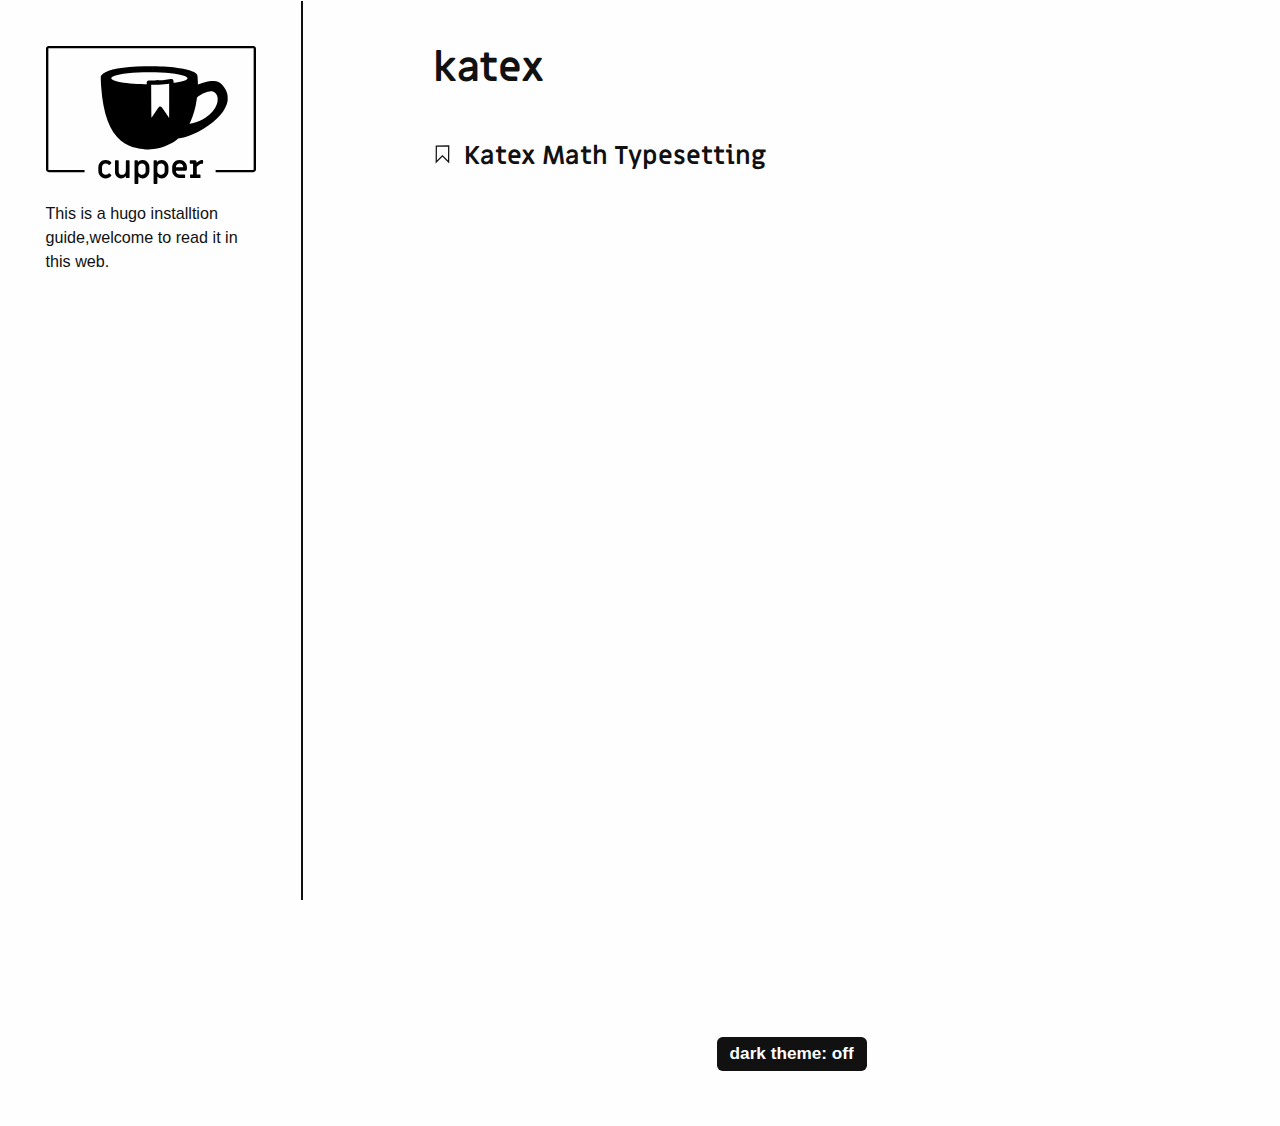
<file: tags/katex/index.html>
<!DOCTYPE html>
<html lang="en">
  <head>
  <meta charset="utf-8">
  <meta name="viewport" content="width=device-width, initial-scale=1.0">
  <meta http-equiv="X-UA-Compatible" content="IE=edge">

  <meta name="generator" content="Hugo 0.80.0" />
  <link rel="canonical" href="https://manxue1985.github.io/tags/katex/">

  

  <link rel="apple-touch-icon" sizes="180x180" href="https://manxue1985.github.io/apple-touch-icon.png">
  <link rel="icon" type="image/png" sizes="32x32" href="https://manxue1985.github.io/favicon-32x32.png">
  <link rel="icon" type="image/png" sizes="16x16" href="https://manxue1985.github.io/favicon-16x16.png">
  <link rel="manifest" href="https://manxue1985.github.io/site.webmanifest">
  <link rel="mask-icon" href="https://manxue1985.github.io/safari-pinned-tab.svg" color="#000000">
  <meta name="msapplication-TileColor" content="#ffffff">
  <meta name="theme-color" content="#ffffff">

  <style>
    body {
      visibility: hidden;
      opacity: 0;
    }
  </style>

  <link rel="stylesheet" href="https://manxue1985.github.io/css/prism.css" media="none" onload="this.media='all';">

  
  
  <link rel="stylesheet" type="text/css" href="https://manxue1985.github.io/css/styles.css">

  

  
  
  <title>katex | Mydocs Site</title>
</head>

  <body>
    <a href="#main">skip to content</a>
    <noscript>
  <style>
    body {
      visibility: visible;
      opacity: 1;
    }
  </style>
</noscript>

    <svg style="display: none">
  <symbol id="bookmark" viewBox="0 0 40 50">
   <g transform="translate(2266 3206.2)">
    <path style="stroke:currentColor;stroke-width:3.2637;fill:none" d="m-2262.2-3203.4-.2331 42.195 16.319-16.318 16.318 16.318.2331-42.428z"/>
   </g>
  </symbol>

  <symbol id="w3c" viewBox="0 0 127.09899 67.763">
   <text font-size="83" style="font-size:83px;font-family:Trebuchet;letter-spacing:-12;fill-opacity:0" letter-spacing="-12" y="67.609352" x="-26.782778">W3C</text>
   <text font-size="83" style="font-size:83px;font-weight:bold;font-family:Trebuchet;fill-opacity:0" y="67.609352" x="153.21722" font-weight="bold">SVG</text>
   <path style="fill:currentColor;image-rendering:optimizeQuality;shape-rendering:geometricPrecision" d="m33.695.377 12.062 41.016 12.067-41.016h8.731l-19.968 67.386h-.831l-12.48-41.759-12.479 41.759h-.832l-19.965-67.386h8.736l12.061 41.016 8.154-27.618-3.993-13.397h8.737z"/>
   <path style="fill:currentColor;image-rendering:optimizeQuality;shape-rendering:geometricPrecision" d="m91.355 46.132c0 6.104-1.624 11.234-4.862 15.394-3.248 4.158-7.45 6.237-12.607 6.237-3.882 0-7.263-1.238-10.148-3.702-2.885-2.47-5.02-5.812-6.406-10.022l6.82-2.829c1.001 2.552 2.317 4.562 3.953 6.028 1.636 1.469 3.56 2.207 5.781 2.207 2.329 0 4.3-1.306 5.909-3.911 1.609-2.606 2.411-5.738 2.411-9.401 0-4.049-.861-7.179-2.582-9.399-1.995-2.604-5.129-3.912-9.397-3.912h-3.327v-3.991l11.646-20.133h-14.062l-3.911 6.655h-2.493v-14.976h32.441v4.075l-12.31 21.217c4.324 1.385 7.596 3.911 9.815 7.571 2.22 3.659 3.329 7.953 3.329 12.892z"/>
   <path style="fill:currentColor;image-rendering:optimizeQuality;shape-rendering:geometricPrecision" d="m125.21 0 1.414 8.6-5.008 9.583s-1.924-4.064-5.117-6.314c-2.693-1.899-4.447-2.309-7.186-1.746-3.527.73-7.516 4.938-9.258 10.13-2.084 6.21-2.104 9.218-2.178 11.978-.115 4.428.58 7.043.58 7.043s-3.04-5.626-3.011-13.866c.018-5.882.947-11.218 3.666-16.479 2.404-4.627 5.954-7.404 9.114-7.728 3.264-.343 5.848 1.229 7.841 2.938 2.089 1.788 4.213 5.698 4.213 5.698l4.94-9.837z"/>
   <path style="fill:currentColor;image-rendering:optimizeQuality;shape-rendering:geometricPrecision" d="m125.82 48.674s-2.208 3.957-3.589 5.48c-1.379 1.524-3.849 4.209-6.896 5.555-3.049 1.343-4.646 1.598-7.661 1.306-3.01-.29-5.807-2.032-6.786-2.764-.979-.722-3.486-2.864-4.897-4.854-1.42-2-3.634-5.995-3.634-5.995s1.233 4.001 2.007 5.699c.442.977 1.81 3.965 3.749 6.572 1.805 2.425 5.315 6.604 10.652 7.545 5.336.945 9.002-1.449 9.907-2.031.907-.578 2.819-2.178 4.032-3.475 1.264-1.351 2.459-3.079 3.116-4.108.487-.758 1.276-2.286 1.276-2.286l-1.276-6.644z"/>
  </symbol>

  <symbol id="tag" viewBox="0 0 177.16535 177.16535">
    <g transform="translate(0 -875.2)">
     <path style="fill-rule:evenodd;stroke-width:0;fill:currentColor" d="m159.9 894.3-68.79 8.5872-75.42 77.336 61.931 60.397 75.429-76.565 6.8495-69.755zm-31.412 31.835a10.813 10.813 0 0 1 1.8443 2.247 10.813 10.813 0 0 1 -3.5174 14.872l-.0445.0275a10.813 10.813 0 0 1 -14.86 -3.5714 10.813 10.813 0 0 1 3.5563 -14.863 10.813 10.813 0 0 1 13.022 1.2884z"/>
    </g>
  </symbol>

  <symbol id="balloon" viewBox="0 0 141.73228 177.16535">
   <g transform="translate(0 -875.2)">
    <g>
     <path style="fill:currentColor" d="m68.156 882.83-.88753 1.4269c-4.9564 7.9666-6.3764 17.321-5.6731 37.378.36584 10.437 1.1246 23.51 1.6874 29.062.38895 3.8372 3.8278 32.454 4.6105 38.459 4.6694-.24176 9.2946.2879 14.377 1.481 1.2359-3.2937 5.2496-13.088 8.886-21.623 6.249-14.668 8.4128-21.264 10.253-31.252 1.2464-6.7626 1.6341-12.156 1.4204-19.764-.36325-12.93-2.1234-19.487-6.9377-25.843-2.0833-2.7507-6.9865-7.6112-7.9127-7.8436-.79716-.20019-6.6946-1.0922-6.7755-1.0248-.02213.0182-5.0006-.41858-7.5248-.22808l-2.149-.22808h-3.3738z"/>
     <path style="fill:currentColor" d="m61.915 883.28-3.2484.4497c-1.7863.24724-3.5182.53481-3.8494.63994-2.4751.33811-4.7267.86957-6.7777 1.5696-.28598 0-1.0254.20146-2.3695.58589-5.0418 1.4418-6.6374 2.2604-8.2567 4.2364-6.281 7.6657-11.457 18.43-12.932 26.891-1.4667 8.4111.71353 22.583 5.0764 32.996 3.8064 9.0852 13.569 25.149 22.801 37.517 1.3741 1.841 2.1708 2.9286 2.4712 3.5792 3.5437-1.1699 6.8496-1.9336 10.082-2.3263-1.3569-5.7831-4.6968-21.86-6.8361-33.002-.92884-4.8368-2.4692-14.322-3.2452-19.991-.68557-5.0083-.77707-6.9534-.74159-15.791.04316-10.803.41822-16.162 1.5026-21.503 1.4593-5.9026 3.3494-11.077 6.3247-15.852z"/>
     <path style="fill:currentColor" d="m94.499 885.78c-.10214-.0109-.13691 0-.0907.0409.16033.13489 1.329 1.0675 2.5976 2.0723 6.7003 5.307 11.273 14.568 12.658 25.638.52519 4.1949.24765 14.361-.5059 18.523-2.4775 13.684-9.7807 32.345-20.944 53.519l-3.0559 5.7971c2.8082.76579 5.7915 1.727 8.9926 2.8441 11.562-11.691 18.349-19.678 24.129-28.394 7.8992-11.913 11.132-20.234 12.24-31.518.98442-10.02-1.5579-20.876-6.7799-28.959-.2758-.4269-.57803-.86856-.89617-1.3166-3.247-6.13-9.752-12.053-21.264-16.131-2.3687-.86369-6.3657-2.0433-7.0802-2.1166z"/>
     <path style="fill:currentColor" d="m32.52 892.22c-.20090-.13016-1.4606.81389-3.9132 2.7457-11.486 9.0476-17.632 24.186-16.078 39.61.79699 7.9138 2.4066 13.505 5.9184 20.562 5.8577 11.77 14.749 23.219 30.087 38.74.05838.059.12188.1244.18052.1838 1.3166-.5556 2.5965-1.0618 3.8429-1.5199-.66408-.32448-1.4608-1.3297-3.8116-4.4602-5.0951-6.785-8.7512-11.962-13.051-18.486-5.1379-7.7948-5.0097-7.5894-8.0586-13.054-6.2097-11.13-8.2674-17.725-8.6014-27.563-.21552-6.3494.13041-9.2733 1.775-14.987 2.1832-7.5849 3.9273-10.986 9.2693-18.07 1.7839-2.3656 2.6418-3.57 2.4409-3.7003z"/>
     <path style="fill:currentColor" d="m69.133 992.37c-6.2405.0309-12.635.76718-19.554 2.5706 4.6956 4.7759 9.935 10.258 12.05 12.625l4.1272 4.6202h11.493l3.964-4.4516c2.0962-2.3541 7.4804-7.9845 12.201-12.768-8.378-1.4975-16.207-2.6353-24.281-2.5955z"/>
     <rect style="stroke-width:0;fill:currentColor" ry="2.0328" height="27.746" width="22.766" y="1017.7" x="60.201"/>
    </g>
   </g>
  </symbol>

  <symbol id="info" viewBox="0 0 41.667 41.667">
   <g transform="translate(-37.035 -1004.6)">
    <path style="stroke-linejoin:round;stroke:currentColor;stroke-linecap:round;stroke-width:3.728;fill:none" d="m76.25 1030.2a18.968 18.968 0 0 1 -23.037 13.709 18.968 18.968 0 0 1 -13.738 -23.019 18.968 18.968 0 0 1 23.001 -13.768 18.968 18.968 0 0 1 13.798 22.984"/>
    <g transform="matrix(1.1146 0 0 1.1146 -26.276 -124.92)">
     <path style="stroke:currentColor;stroke-linecap:round;stroke-width:3.728;fill:none" d="m75.491 1039.5v-8.7472"/>
     <path style="stroke-width:0;fill:currentColor" transform="scale(-1)" d="m-73.193-1024.5a2.3719 2.3719 0 0 1 -2.8807 1.7142 2.3719 2.3719 0 0 1 -1.718 -2.8785 2.3719 2.3719 0 0 1 2.8763 -1.7217 2.3719 2.3719 0 0 1 1.7254 2.8741"/>
    </g>
   </g>
  </symbol>

  <symbol id="warning" viewBox="0 0 48.430474 41.646302">
    <g transform="translate(-1.1273 -1010.2)">
     <path style="stroke-linejoin:round;stroke:currentColor;stroke-linecap:round;stroke-width:4.151;fill:none" d="m25.343 1012.3-22.14 37.496h44.28z"/>
     <path style="stroke:currentColor;stroke-linecap:round;stroke-width:4.1512;fill:none" d="m25.54 1027.7v8.7472"/>
     <path style="stroke-width:0;fill:currentColor" d="m27.839 1042.8a2.3719 2.3719 0 0 1 -2.8807 1.7143 2.3719 2.3719 0 0 1 -1.718 -2.8785 2.3719 2.3719 0 0 1 2.8763 -1.7217 2.3719 2.3719 0 0 1 1.7254 2.8741"/>
    </g>
  </symbol>

  <symbol id="menu" viewBox="0 0 50 50">
     <rect style="stroke-width:0;fill:currentColor" height="10" width="50" y="0" x="0"/>
     <rect style="stroke-width:0;fill:currentColor" height="10" width="50" y="20" x="0"/>
     <rect style="stroke-width:0;fill:currentColor" height="10" width="50" y="40" x="0"/>
   </symbol>

   <symbol id="link" viewBox="0 0 50 50">
    <g transform="translate(0 -1002.4)">
     <g transform="matrix(.095670 0 0 .095670 2.3233 1004.9)">
      <g>
       <path style="stroke-width:0;fill:currentColor" d="m452.84 192.9-128.65 128.65c-35.535 35.54-93.108 35.54-128.65 0l-42.881-42.886 42.881-42.876 42.884 42.876c11.845 11.822 31.064 11.846 42.886 0l128.64-128.64c11.816-11.831 11.816-31.066 0-42.9l-42.881-42.881c-11.822-11.814-31.064-11.814-42.887 0l-45.928 45.936c-21.292-12.531-45.491-17.905-69.449-16.291l72.501-72.526c35.535-35.521 93.136-35.521 128.64 0l42.886 42.881c35.535 35.523 35.535 93.141-.001 128.66zm-254.28 168.51-45.903 45.9c-11.845 11.846-31.064 11.817-42.881 0l-42.884-42.881c-11.845-11.821-11.845-31.041 0-42.886l128.65-128.65c11.819-11.814 31.069-11.814 42.884 0l42.886 42.886 42.876-42.886-42.876-42.881c-35.54-35.521-93.113-35.521-128.65 0l-128.65 128.64c-35.538 35.545-35.538 93.146 0 128.65l42.883 42.882c35.51 35.54 93.11 35.54 128.65 0l72.496-72.499c-23.956 1.597-48.092-3.784-69.474-16.283z"/>
      </g>
     </g>
    </g>
  </symbol>

  <symbol id="doc" viewBox="0 0 35 45">
   <g transform="translate(-147.53 -539.83)">
    <path style="stroke:currentColor;stroke-width:2.4501;fill:none" d="m149.38 542.67v39.194h31.354v-39.194z"/>
    <g style="stroke-width:25" transform="matrix(.098003 0 0 .098003 133.69 525.96)">
     <path d="m220 252.36h200" style="stroke:currentColor;stroke-width:25;fill:none"/>
     <path style="stroke:currentColor;stroke-width:25;fill:none" d="m220 409.95h200"/>
     <path d="m220 488.74h200" style="stroke:currentColor;stroke-width:25;fill:none"/>
     <path d="m220 331.15h200" style="stroke:currentColor;stroke-width:25;fill:none"/>
    </g>
   </g>
 </symbol>

 <symbol id="tick" viewBox="0 0 177.16535 177.16535">
  <g transform="translate(0 -875.2)">
   <rect style="stroke-width:0;fill:currentColor" transform="rotate(30)" height="155" width="40" y="702.99" x="556.82"/>
   <rect style="stroke-width:0;fill:currentColor" transform="rotate(30)" height="40" width="90.404" y="817.99" x="506.42"/>
  </g>
 </symbol>
</svg>

    <div class="wrapper">
      <header class="intro-and-nav" role="banner">
  <div>
    <div class="intro">
      <a
        class="logo"
        href="https://manxue1985.github.io/"
        aria-label="Mydocs Site home page"
      >
        <img src="https://manxue1985.github.io/images/logo.svg" alt="">
      </a>
      <p class="library-desc">
         This is a hugo installtion guide,welcome to read it in this web. 
      </p>
    </div>
    <nav id="patterns-nav" class="patterns" role="navigation">
  <h2 class="vh">Main navigation</h2>
  <button id="menu-button" aria-expanded="false">
    <svg viewBox="0 0 50 50" aria-hidden="true" focusable="false">
      <use xlink:href="#menu"></use>
    </svg>
    Menu
  </button>
  
  <ul id="patterns-list">
  
  </ul>
</nav>
    
  </div>
</header>

      <div class="main-and-footer">
        <div>
          
<main id="main">
  <h1>katex</h1>
  
  <ul class="patterns-list" id="list">
    
    <li>
      <h2>
        <a href="https://manxue1985.github.io/post/katex-math-typesetting/">
          <svg
            class="bookmark"
            aria-hidden="true"
            viewBox="0 0 40 50"
            focusable="false"
          >
            <use xlink:href="#bookmark"></use>
          </svg>
          Katex Math Typesetting
        </a>
      </h2>
    </li>
    
  </ul>
</main>

          
            <footer role="contentinfo">
  <div
  
  >
    <label for="themer">
      dark theme: <input type="checkbox" id="themer" class="vh">
      
      <span aria-hidden="true"></span>
    </label>
  </div>
  
</footer>

          
        </div>
      </div>
    </div>
    

<script src="https://manxue1985.github.io/js/dom-scripts.js"></script>  

<script src="https://manxue1985.github.io/js/prism.js"></script>





    
    
  

  </body>
</html>
</file>
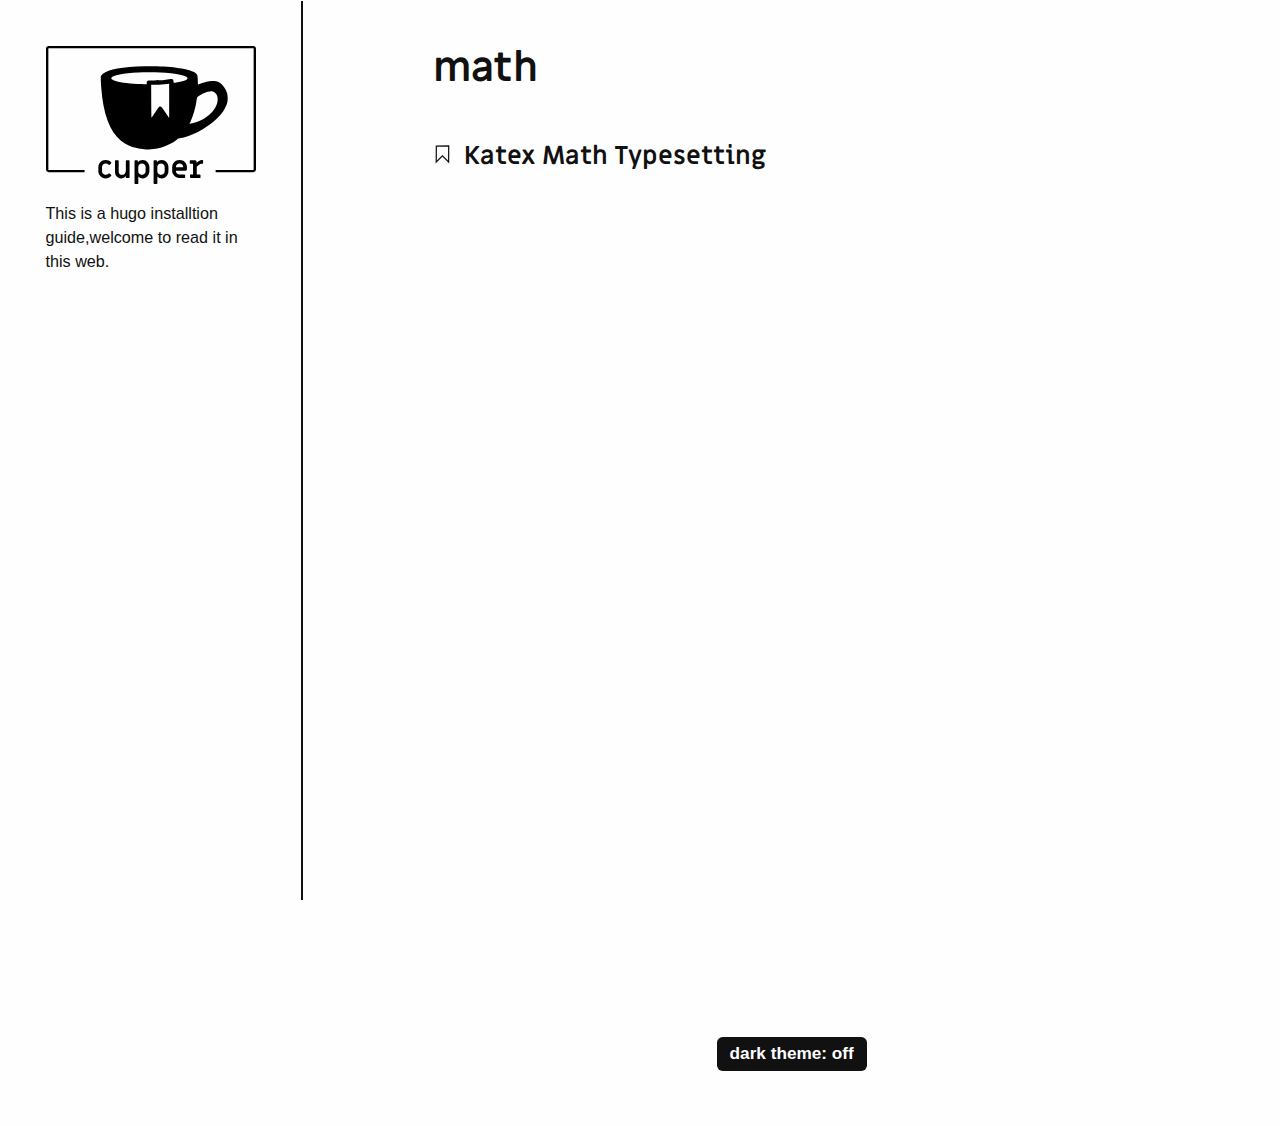
<file: tags/math/index.html>
<!DOCTYPE html>
<html lang="en">
  <head>
  <meta charset="utf-8">
  <meta name="viewport" content="width=device-width, initial-scale=1.0">
  <meta http-equiv="X-UA-Compatible" content="IE=edge">

  <meta name="generator" content="Hugo 0.80.0" />
  <link rel="canonical" href="https://manxue1985.github.io/tags/math/">

  

  <link rel="apple-touch-icon" sizes="180x180" href="https://manxue1985.github.io/apple-touch-icon.png">
  <link rel="icon" type="image/png" sizes="32x32" href="https://manxue1985.github.io/favicon-32x32.png">
  <link rel="icon" type="image/png" sizes="16x16" href="https://manxue1985.github.io/favicon-16x16.png">
  <link rel="manifest" href="https://manxue1985.github.io/site.webmanifest">
  <link rel="mask-icon" href="https://manxue1985.github.io/safari-pinned-tab.svg" color="#000000">
  <meta name="msapplication-TileColor" content="#ffffff">
  <meta name="theme-color" content="#ffffff">

  <style>
    body {
      visibility: hidden;
      opacity: 0;
    }
  </style>

  <link rel="stylesheet" href="https://manxue1985.github.io/css/prism.css" media="none" onload="this.media='all';">

  
  
  <link rel="stylesheet" type="text/css" href="https://manxue1985.github.io/css/styles.css">

  

  
  
  <title>math | Mydocs Site</title>
</head>

  <body>
    <a href="#main">skip to content</a>
    <noscript>
  <style>
    body {
      visibility: visible;
      opacity: 1;
    }
  </style>
</noscript>

    <svg style="display: none">
  <symbol id="bookmark" viewBox="0 0 40 50">
   <g transform="translate(2266 3206.2)">
    <path style="stroke:currentColor;stroke-width:3.2637;fill:none" d="m-2262.2-3203.4-.2331 42.195 16.319-16.318 16.318 16.318.2331-42.428z"/>
   </g>
  </symbol>

  <symbol id="w3c" viewBox="0 0 127.09899 67.763">
   <text font-size="83" style="font-size:83px;font-family:Trebuchet;letter-spacing:-12;fill-opacity:0" letter-spacing="-12" y="67.609352" x="-26.782778">W3C</text>
   <text font-size="83" style="font-size:83px;font-weight:bold;font-family:Trebuchet;fill-opacity:0" y="67.609352" x="153.21722" font-weight="bold">SVG</text>
   <path style="fill:currentColor;image-rendering:optimizeQuality;shape-rendering:geometricPrecision" d="m33.695.377 12.062 41.016 12.067-41.016h8.731l-19.968 67.386h-.831l-12.48-41.759-12.479 41.759h-.832l-19.965-67.386h8.736l12.061 41.016 8.154-27.618-3.993-13.397h8.737z"/>
   <path style="fill:currentColor;image-rendering:optimizeQuality;shape-rendering:geometricPrecision" d="m91.355 46.132c0 6.104-1.624 11.234-4.862 15.394-3.248 4.158-7.45 6.237-12.607 6.237-3.882 0-7.263-1.238-10.148-3.702-2.885-2.47-5.02-5.812-6.406-10.022l6.82-2.829c1.001 2.552 2.317 4.562 3.953 6.028 1.636 1.469 3.56 2.207 5.781 2.207 2.329 0 4.3-1.306 5.909-3.911 1.609-2.606 2.411-5.738 2.411-9.401 0-4.049-.861-7.179-2.582-9.399-1.995-2.604-5.129-3.912-9.397-3.912h-3.327v-3.991l11.646-20.133h-14.062l-3.911 6.655h-2.493v-14.976h32.441v4.075l-12.31 21.217c4.324 1.385 7.596 3.911 9.815 7.571 2.22 3.659 3.329 7.953 3.329 12.892z"/>
   <path style="fill:currentColor;image-rendering:optimizeQuality;shape-rendering:geometricPrecision" d="m125.21 0 1.414 8.6-5.008 9.583s-1.924-4.064-5.117-6.314c-2.693-1.899-4.447-2.309-7.186-1.746-3.527.73-7.516 4.938-9.258 10.13-2.084 6.21-2.104 9.218-2.178 11.978-.115 4.428.58 7.043.58 7.043s-3.04-5.626-3.011-13.866c.018-5.882.947-11.218 3.666-16.479 2.404-4.627 5.954-7.404 9.114-7.728 3.264-.343 5.848 1.229 7.841 2.938 2.089 1.788 4.213 5.698 4.213 5.698l4.94-9.837z"/>
   <path style="fill:currentColor;image-rendering:optimizeQuality;shape-rendering:geometricPrecision" d="m125.82 48.674s-2.208 3.957-3.589 5.48c-1.379 1.524-3.849 4.209-6.896 5.555-3.049 1.343-4.646 1.598-7.661 1.306-3.01-.29-5.807-2.032-6.786-2.764-.979-.722-3.486-2.864-4.897-4.854-1.42-2-3.634-5.995-3.634-5.995s1.233 4.001 2.007 5.699c.442.977 1.81 3.965 3.749 6.572 1.805 2.425 5.315 6.604 10.652 7.545 5.336.945 9.002-1.449 9.907-2.031.907-.578 2.819-2.178 4.032-3.475 1.264-1.351 2.459-3.079 3.116-4.108.487-.758 1.276-2.286 1.276-2.286l-1.276-6.644z"/>
  </symbol>

  <symbol id="tag" viewBox="0 0 177.16535 177.16535">
    <g transform="translate(0 -875.2)">
     <path style="fill-rule:evenodd;stroke-width:0;fill:currentColor" d="m159.9 894.3-68.79 8.5872-75.42 77.336 61.931 60.397 75.429-76.565 6.8495-69.755zm-31.412 31.835a10.813 10.813 0 0 1 1.8443 2.247 10.813 10.813 0 0 1 -3.5174 14.872l-.0445.0275a10.813 10.813 0 0 1 -14.86 -3.5714 10.813 10.813 0 0 1 3.5563 -14.863 10.813 10.813 0 0 1 13.022 1.2884z"/>
    </g>
  </symbol>

  <symbol id="balloon" viewBox="0 0 141.73228 177.16535">
   <g transform="translate(0 -875.2)">
    <g>
     <path style="fill:currentColor" d="m68.156 882.83-.88753 1.4269c-4.9564 7.9666-6.3764 17.321-5.6731 37.378.36584 10.437 1.1246 23.51 1.6874 29.062.38895 3.8372 3.8278 32.454 4.6105 38.459 4.6694-.24176 9.2946.2879 14.377 1.481 1.2359-3.2937 5.2496-13.088 8.886-21.623 6.249-14.668 8.4128-21.264 10.253-31.252 1.2464-6.7626 1.6341-12.156 1.4204-19.764-.36325-12.93-2.1234-19.487-6.9377-25.843-2.0833-2.7507-6.9865-7.6112-7.9127-7.8436-.79716-.20019-6.6946-1.0922-6.7755-1.0248-.02213.0182-5.0006-.41858-7.5248-.22808l-2.149-.22808h-3.3738z"/>
     <path style="fill:currentColor" d="m61.915 883.28-3.2484.4497c-1.7863.24724-3.5182.53481-3.8494.63994-2.4751.33811-4.7267.86957-6.7777 1.5696-.28598 0-1.0254.20146-2.3695.58589-5.0418 1.4418-6.6374 2.2604-8.2567 4.2364-6.281 7.6657-11.457 18.43-12.932 26.891-1.4667 8.4111.71353 22.583 5.0764 32.996 3.8064 9.0852 13.569 25.149 22.801 37.517 1.3741 1.841 2.1708 2.9286 2.4712 3.5792 3.5437-1.1699 6.8496-1.9336 10.082-2.3263-1.3569-5.7831-4.6968-21.86-6.8361-33.002-.92884-4.8368-2.4692-14.322-3.2452-19.991-.68557-5.0083-.77707-6.9534-.74159-15.791.04316-10.803.41822-16.162 1.5026-21.503 1.4593-5.9026 3.3494-11.077 6.3247-15.852z"/>
     <path style="fill:currentColor" d="m94.499 885.78c-.10214-.0109-.13691 0-.0907.0409.16033.13489 1.329 1.0675 2.5976 2.0723 6.7003 5.307 11.273 14.568 12.658 25.638.52519 4.1949.24765 14.361-.5059 18.523-2.4775 13.684-9.7807 32.345-20.944 53.519l-3.0559 5.7971c2.8082.76579 5.7915 1.727 8.9926 2.8441 11.562-11.691 18.349-19.678 24.129-28.394 7.8992-11.913 11.132-20.234 12.24-31.518.98442-10.02-1.5579-20.876-6.7799-28.959-.2758-.4269-.57803-.86856-.89617-1.3166-3.247-6.13-9.752-12.053-21.264-16.131-2.3687-.86369-6.3657-2.0433-7.0802-2.1166z"/>
     <path style="fill:currentColor" d="m32.52 892.22c-.20090-.13016-1.4606.81389-3.9132 2.7457-11.486 9.0476-17.632 24.186-16.078 39.61.79699 7.9138 2.4066 13.505 5.9184 20.562 5.8577 11.77 14.749 23.219 30.087 38.74.05838.059.12188.1244.18052.1838 1.3166-.5556 2.5965-1.0618 3.8429-1.5199-.66408-.32448-1.4608-1.3297-3.8116-4.4602-5.0951-6.785-8.7512-11.962-13.051-18.486-5.1379-7.7948-5.0097-7.5894-8.0586-13.054-6.2097-11.13-8.2674-17.725-8.6014-27.563-.21552-6.3494.13041-9.2733 1.775-14.987 2.1832-7.5849 3.9273-10.986 9.2693-18.07 1.7839-2.3656 2.6418-3.57 2.4409-3.7003z"/>
     <path style="fill:currentColor" d="m69.133 992.37c-6.2405.0309-12.635.76718-19.554 2.5706 4.6956 4.7759 9.935 10.258 12.05 12.625l4.1272 4.6202h11.493l3.964-4.4516c2.0962-2.3541 7.4804-7.9845 12.201-12.768-8.378-1.4975-16.207-2.6353-24.281-2.5955z"/>
     <rect style="stroke-width:0;fill:currentColor" ry="2.0328" height="27.746" width="22.766" y="1017.7" x="60.201"/>
    </g>
   </g>
  </symbol>

  <symbol id="info" viewBox="0 0 41.667 41.667">
   <g transform="translate(-37.035 -1004.6)">
    <path style="stroke-linejoin:round;stroke:currentColor;stroke-linecap:round;stroke-width:3.728;fill:none" d="m76.25 1030.2a18.968 18.968 0 0 1 -23.037 13.709 18.968 18.968 0 0 1 -13.738 -23.019 18.968 18.968 0 0 1 23.001 -13.768 18.968 18.968 0 0 1 13.798 22.984"/>
    <g transform="matrix(1.1146 0 0 1.1146 -26.276 -124.92)">
     <path style="stroke:currentColor;stroke-linecap:round;stroke-width:3.728;fill:none" d="m75.491 1039.5v-8.7472"/>
     <path style="stroke-width:0;fill:currentColor" transform="scale(-1)" d="m-73.193-1024.5a2.3719 2.3719 0 0 1 -2.8807 1.7142 2.3719 2.3719 0 0 1 -1.718 -2.8785 2.3719 2.3719 0 0 1 2.8763 -1.7217 2.3719 2.3719 0 0 1 1.7254 2.8741"/>
    </g>
   </g>
  </symbol>

  <symbol id="warning" viewBox="0 0 48.430474 41.646302">
    <g transform="translate(-1.1273 -1010.2)">
     <path style="stroke-linejoin:round;stroke:currentColor;stroke-linecap:round;stroke-width:4.151;fill:none" d="m25.343 1012.3-22.14 37.496h44.28z"/>
     <path style="stroke:currentColor;stroke-linecap:round;stroke-width:4.1512;fill:none" d="m25.54 1027.7v8.7472"/>
     <path style="stroke-width:0;fill:currentColor" d="m27.839 1042.8a2.3719 2.3719 0 0 1 -2.8807 1.7143 2.3719 2.3719 0 0 1 -1.718 -2.8785 2.3719 2.3719 0 0 1 2.8763 -1.7217 2.3719 2.3719 0 0 1 1.7254 2.8741"/>
    </g>
  </symbol>

  <symbol id="menu" viewBox="0 0 50 50">
     <rect style="stroke-width:0;fill:currentColor" height="10" width="50" y="0" x="0"/>
     <rect style="stroke-width:0;fill:currentColor" height="10" width="50" y="20" x="0"/>
     <rect style="stroke-width:0;fill:currentColor" height="10" width="50" y="40" x="0"/>
   </symbol>

   <symbol id="link" viewBox="0 0 50 50">
    <g transform="translate(0 -1002.4)">
     <g transform="matrix(.095670 0 0 .095670 2.3233 1004.9)">
      <g>
       <path style="stroke-width:0;fill:currentColor" d="m452.84 192.9-128.65 128.65c-35.535 35.54-93.108 35.54-128.65 0l-42.881-42.886 42.881-42.876 42.884 42.876c11.845 11.822 31.064 11.846 42.886 0l128.64-128.64c11.816-11.831 11.816-31.066 0-42.9l-42.881-42.881c-11.822-11.814-31.064-11.814-42.887 0l-45.928 45.936c-21.292-12.531-45.491-17.905-69.449-16.291l72.501-72.526c35.535-35.521 93.136-35.521 128.64 0l42.886 42.881c35.535 35.523 35.535 93.141-.001 128.66zm-254.28 168.51-45.903 45.9c-11.845 11.846-31.064 11.817-42.881 0l-42.884-42.881c-11.845-11.821-11.845-31.041 0-42.886l128.65-128.65c11.819-11.814 31.069-11.814 42.884 0l42.886 42.886 42.876-42.886-42.876-42.881c-35.54-35.521-93.113-35.521-128.65 0l-128.65 128.64c-35.538 35.545-35.538 93.146 0 128.65l42.883 42.882c35.51 35.54 93.11 35.54 128.65 0l72.496-72.499c-23.956 1.597-48.092-3.784-69.474-16.283z"/>
      </g>
     </g>
    </g>
  </symbol>

  <symbol id="doc" viewBox="0 0 35 45">
   <g transform="translate(-147.53 -539.83)">
    <path style="stroke:currentColor;stroke-width:2.4501;fill:none" d="m149.38 542.67v39.194h31.354v-39.194z"/>
    <g style="stroke-width:25" transform="matrix(.098003 0 0 .098003 133.69 525.96)">
     <path d="m220 252.36h200" style="stroke:currentColor;stroke-width:25;fill:none"/>
     <path style="stroke:currentColor;stroke-width:25;fill:none" d="m220 409.95h200"/>
     <path d="m220 488.74h200" style="stroke:currentColor;stroke-width:25;fill:none"/>
     <path d="m220 331.15h200" style="stroke:currentColor;stroke-width:25;fill:none"/>
    </g>
   </g>
 </symbol>

 <symbol id="tick" viewBox="0 0 177.16535 177.16535">
  <g transform="translate(0 -875.2)">
   <rect style="stroke-width:0;fill:currentColor" transform="rotate(30)" height="155" width="40" y="702.99" x="556.82"/>
   <rect style="stroke-width:0;fill:currentColor" transform="rotate(30)" height="40" width="90.404" y="817.99" x="506.42"/>
  </g>
 </symbol>
</svg>

    <div class="wrapper">
      <header class="intro-and-nav" role="banner">
  <div>
    <div class="intro">
      <a
        class="logo"
        href="https://manxue1985.github.io/"
        aria-label="Mydocs Site home page"
      >
        <img src="https://manxue1985.github.io/images/logo.svg" alt="">
      </a>
      <p class="library-desc">
         This is a hugo installtion guide,welcome to read it in this web. 
      </p>
    </div>
    <nav id="patterns-nav" class="patterns" role="navigation">
  <h2 class="vh">Main navigation</h2>
  <button id="menu-button" aria-expanded="false">
    <svg viewBox="0 0 50 50" aria-hidden="true" focusable="false">
      <use xlink:href="#menu"></use>
    </svg>
    Menu
  </button>
  
  <ul id="patterns-list">
  
  </ul>
</nav>
    
  </div>
</header>

      <div class="main-and-footer">
        <div>
          
<main id="main">
  <h1>math</h1>
  
  <ul class="patterns-list" id="list">
    
    <li>
      <h2>
        <a href="https://manxue1985.github.io/post/katex-math-typesetting/">
          <svg
            class="bookmark"
            aria-hidden="true"
            viewBox="0 0 40 50"
            focusable="false"
          >
            <use xlink:href="#bookmark"></use>
          </svg>
          Katex Math Typesetting
        </a>
      </h2>
    </li>
    
  </ul>
</main>

          
            <footer role="contentinfo">
  <div
  
  >
    <label for="themer">
      dark theme: <input type="checkbox" id="themer" class="vh">
      
      <span aria-hidden="true"></span>
    </label>
  </div>
  
</footer>

          
        </div>
      </div>
    </div>
    

<script src="https://manxue1985.github.io/js/dom-scripts.js"></script>  

<script src="https://manxue1985.github.io/js/prism.js"></script>





    
    
  

  </body>
</html>
</file>
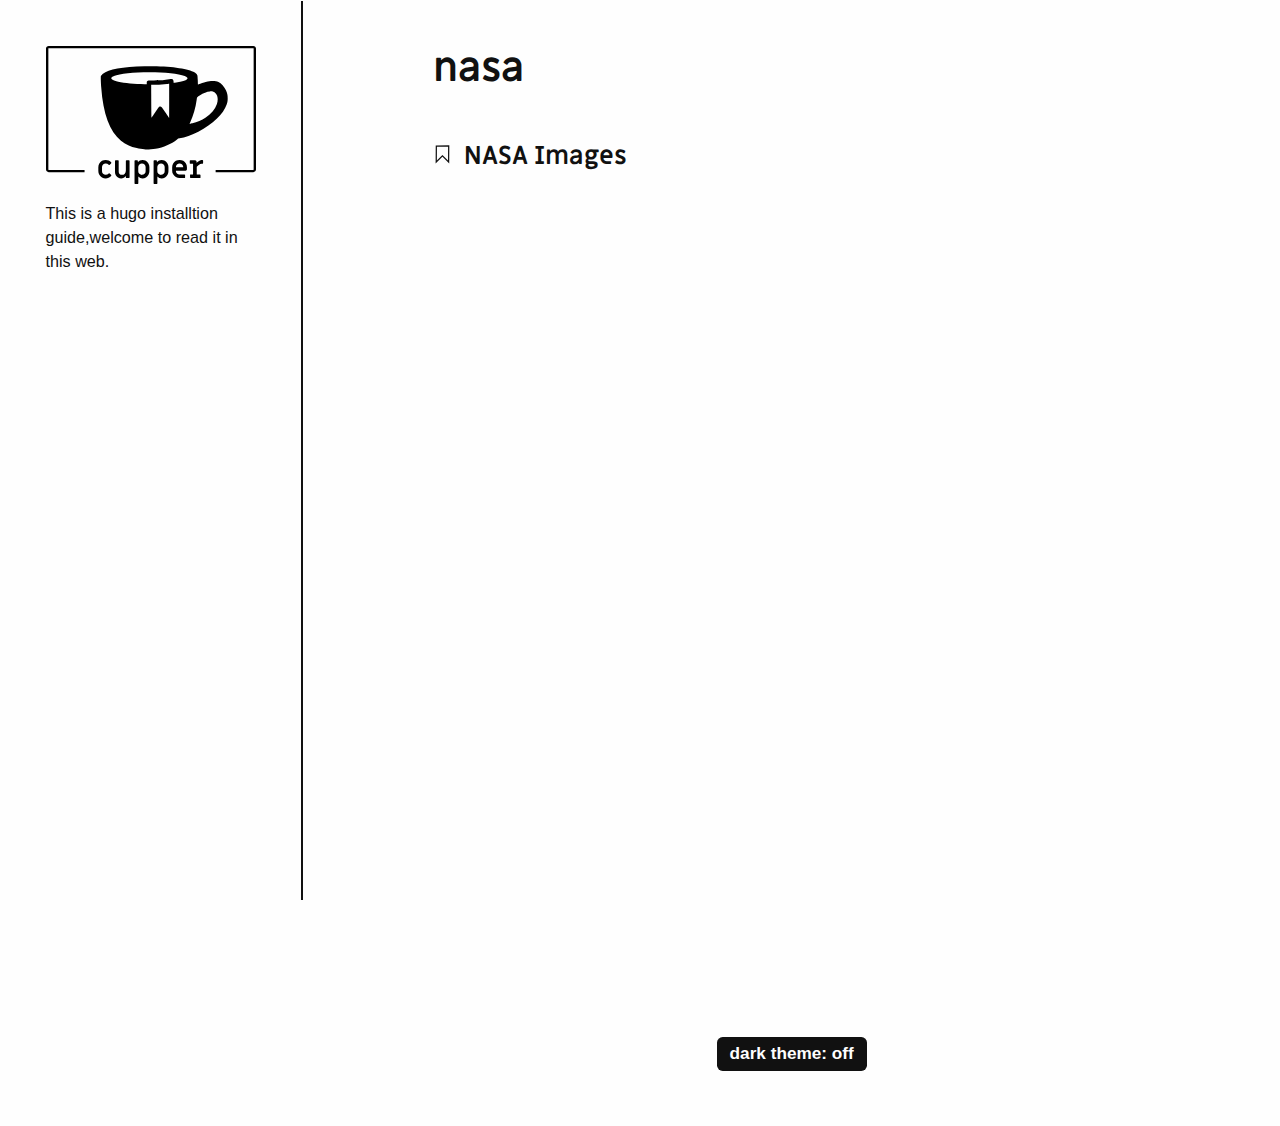
<file: tags/nasa/index.html>
<!DOCTYPE html>
<html lang="en">
  <head>
  <meta charset="utf-8">
  <meta name="viewport" content="width=device-width, initial-scale=1.0">
  <meta http-equiv="X-UA-Compatible" content="IE=edge">

  <meta name="generator" content="Hugo 0.80.0" />
  <link rel="canonical" href="https://manxue1985.github.io/tags/nasa/">

  

  <link rel="apple-touch-icon" sizes="180x180" href="https://manxue1985.github.io/apple-touch-icon.png">
  <link rel="icon" type="image/png" sizes="32x32" href="https://manxue1985.github.io/favicon-32x32.png">
  <link rel="icon" type="image/png" sizes="16x16" href="https://manxue1985.github.io/favicon-16x16.png">
  <link rel="manifest" href="https://manxue1985.github.io/site.webmanifest">
  <link rel="mask-icon" href="https://manxue1985.github.io/safari-pinned-tab.svg" color="#000000">
  <meta name="msapplication-TileColor" content="#ffffff">
  <meta name="theme-color" content="#ffffff">

  <style>
    body {
      visibility: hidden;
      opacity: 0;
    }
  </style>

  <link rel="stylesheet" href="https://manxue1985.github.io/css/prism.css" media="none" onload="this.media='all';">

  
  
  <link rel="stylesheet" type="text/css" href="https://manxue1985.github.io/css/styles.css">

  

  
  
  <title>nasa | Mydocs Site</title>
</head>

  <body>
    <a href="#main">skip to content</a>
    <noscript>
  <style>
    body {
      visibility: visible;
      opacity: 1;
    }
  </style>
</noscript>

    <svg style="display: none">
  <symbol id="bookmark" viewBox="0 0 40 50">
   <g transform="translate(2266 3206.2)">
    <path style="stroke:currentColor;stroke-width:3.2637;fill:none" d="m-2262.2-3203.4-.2331 42.195 16.319-16.318 16.318 16.318.2331-42.428z"/>
   </g>
  </symbol>

  <symbol id="w3c" viewBox="0 0 127.09899 67.763">
   <text font-size="83" style="font-size:83px;font-family:Trebuchet;letter-spacing:-12;fill-opacity:0" letter-spacing="-12" y="67.609352" x="-26.782778">W3C</text>
   <text font-size="83" style="font-size:83px;font-weight:bold;font-family:Trebuchet;fill-opacity:0" y="67.609352" x="153.21722" font-weight="bold">SVG</text>
   <path style="fill:currentColor;image-rendering:optimizeQuality;shape-rendering:geometricPrecision" d="m33.695.377 12.062 41.016 12.067-41.016h8.731l-19.968 67.386h-.831l-12.48-41.759-12.479 41.759h-.832l-19.965-67.386h8.736l12.061 41.016 8.154-27.618-3.993-13.397h8.737z"/>
   <path style="fill:currentColor;image-rendering:optimizeQuality;shape-rendering:geometricPrecision" d="m91.355 46.132c0 6.104-1.624 11.234-4.862 15.394-3.248 4.158-7.45 6.237-12.607 6.237-3.882 0-7.263-1.238-10.148-3.702-2.885-2.47-5.02-5.812-6.406-10.022l6.82-2.829c1.001 2.552 2.317 4.562 3.953 6.028 1.636 1.469 3.56 2.207 5.781 2.207 2.329 0 4.3-1.306 5.909-3.911 1.609-2.606 2.411-5.738 2.411-9.401 0-4.049-.861-7.179-2.582-9.399-1.995-2.604-5.129-3.912-9.397-3.912h-3.327v-3.991l11.646-20.133h-14.062l-3.911 6.655h-2.493v-14.976h32.441v4.075l-12.31 21.217c4.324 1.385 7.596 3.911 9.815 7.571 2.22 3.659 3.329 7.953 3.329 12.892z"/>
   <path style="fill:currentColor;image-rendering:optimizeQuality;shape-rendering:geometricPrecision" d="m125.21 0 1.414 8.6-5.008 9.583s-1.924-4.064-5.117-6.314c-2.693-1.899-4.447-2.309-7.186-1.746-3.527.73-7.516 4.938-9.258 10.13-2.084 6.21-2.104 9.218-2.178 11.978-.115 4.428.58 7.043.58 7.043s-3.04-5.626-3.011-13.866c.018-5.882.947-11.218 3.666-16.479 2.404-4.627 5.954-7.404 9.114-7.728 3.264-.343 5.848 1.229 7.841 2.938 2.089 1.788 4.213 5.698 4.213 5.698l4.94-9.837z"/>
   <path style="fill:currentColor;image-rendering:optimizeQuality;shape-rendering:geometricPrecision" d="m125.82 48.674s-2.208 3.957-3.589 5.48c-1.379 1.524-3.849 4.209-6.896 5.555-3.049 1.343-4.646 1.598-7.661 1.306-3.01-.29-5.807-2.032-6.786-2.764-.979-.722-3.486-2.864-4.897-4.854-1.42-2-3.634-5.995-3.634-5.995s1.233 4.001 2.007 5.699c.442.977 1.81 3.965 3.749 6.572 1.805 2.425 5.315 6.604 10.652 7.545 5.336.945 9.002-1.449 9.907-2.031.907-.578 2.819-2.178 4.032-3.475 1.264-1.351 2.459-3.079 3.116-4.108.487-.758 1.276-2.286 1.276-2.286l-1.276-6.644z"/>
  </symbol>

  <symbol id="tag" viewBox="0 0 177.16535 177.16535">
    <g transform="translate(0 -875.2)">
     <path style="fill-rule:evenodd;stroke-width:0;fill:currentColor" d="m159.9 894.3-68.79 8.5872-75.42 77.336 61.931 60.397 75.429-76.565 6.8495-69.755zm-31.412 31.835a10.813 10.813 0 0 1 1.8443 2.247 10.813 10.813 0 0 1 -3.5174 14.872l-.0445.0275a10.813 10.813 0 0 1 -14.86 -3.5714 10.813 10.813 0 0 1 3.5563 -14.863 10.813 10.813 0 0 1 13.022 1.2884z"/>
    </g>
  </symbol>

  <symbol id="balloon" viewBox="0 0 141.73228 177.16535">
   <g transform="translate(0 -875.2)">
    <g>
     <path style="fill:currentColor" d="m68.156 882.83-.88753 1.4269c-4.9564 7.9666-6.3764 17.321-5.6731 37.378.36584 10.437 1.1246 23.51 1.6874 29.062.38895 3.8372 3.8278 32.454 4.6105 38.459 4.6694-.24176 9.2946.2879 14.377 1.481 1.2359-3.2937 5.2496-13.088 8.886-21.623 6.249-14.668 8.4128-21.264 10.253-31.252 1.2464-6.7626 1.6341-12.156 1.4204-19.764-.36325-12.93-2.1234-19.487-6.9377-25.843-2.0833-2.7507-6.9865-7.6112-7.9127-7.8436-.79716-.20019-6.6946-1.0922-6.7755-1.0248-.02213.0182-5.0006-.41858-7.5248-.22808l-2.149-.22808h-3.3738z"/>
     <path style="fill:currentColor" d="m61.915 883.28-3.2484.4497c-1.7863.24724-3.5182.53481-3.8494.63994-2.4751.33811-4.7267.86957-6.7777 1.5696-.28598 0-1.0254.20146-2.3695.58589-5.0418 1.4418-6.6374 2.2604-8.2567 4.2364-6.281 7.6657-11.457 18.43-12.932 26.891-1.4667 8.4111.71353 22.583 5.0764 32.996 3.8064 9.0852 13.569 25.149 22.801 37.517 1.3741 1.841 2.1708 2.9286 2.4712 3.5792 3.5437-1.1699 6.8496-1.9336 10.082-2.3263-1.3569-5.7831-4.6968-21.86-6.8361-33.002-.92884-4.8368-2.4692-14.322-3.2452-19.991-.68557-5.0083-.77707-6.9534-.74159-15.791.04316-10.803.41822-16.162 1.5026-21.503 1.4593-5.9026 3.3494-11.077 6.3247-15.852z"/>
     <path style="fill:currentColor" d="m94.499 885.78c-.10214-.0109-.13691 0-.0907.0409.16033.13489 1.329 1.0675 2.5976 2.0723 6.7003 5.307 11.273 14.568 12.658 25.638.52519 4.1949.24765 14.361-.5059 18.523-2.4775 13.684-9.7807 32.345-20.944 53.519l-3.0559 5.7971c2.8082.76579 5.7915 1.727 8.9926 2.8441 11.562-11.691 18.349-19.678 24.129-28.394 7.8992-11.913 11.132-20.234 12.24-31.518.98442-10.02-1.5579-20.876-6.7799-28.959-.2758-.4269-.57803-.86856-.89617-1.3166-3.247-6.13-9.752-12.053-21.264-16.131-2.3687-.86369-6.3657-2.0433-7.0802-2.1166z"/>
     <path style="fill:currentColor" d="m32.52 892.22c-.20090-.13016-1.4606.81389-3.9132 2.7457-11.486 9.0476-17.632 24.186-16.078 39.61.79699 7.9138 2.4066 13.505 5.9184 20.562 5.8577 11.77 14.749 23.219 30.087 38.74.05838.059.12188.1244.18052.1838 1.3166-.5556 2.5965-1.0618 3.8429-1.5199-.66408-.32448-1.4608-1.3297-3.8116-4.4602-5.0951-6.785-8.7512-11.962-13.051-18.486-5.1379-7.7948-5.0097-7.5894-8.0586-13.054-6.2097-11.13-8.2674-17.725-8.6014-27.563-.21552-6.3494.13041-9.2733 1.775-14.987 2.1832-7.5849 3.9273-10.986 9.2693-18.07 1.7839-2.3656 2.6418-3.57 2.4409-3.7003z"/>
     <path style="fill:currentColor" d="m69.133 992.37c-6.2405.0309-12.635.76718-19.554 2.5706 4.6956 4.7759 9.935 10.258 12.05 12.625l4.1272 4.6202h11.493l3.964-4.4516c2.0962-2.3541 7.4804-7.9845 12.201-12.768-8.378-1.4975-16.207-2.6353-24.281-2.5955z"/>
     <rect style="stroke-width:0;fill:currentColor" ry="2.0328" height="27.746" width="22.766" y="1017.7" x="60.201"/>
    </g>
   </g>
  </symbol>

  <symbol id="info" viewBox="0 0 41.667 41.667">
   <g transform="translate(-37.035 -1004.6)">
    <path style="stroke-linejoin:round;stroke:currentColor;stroke-linecap:round;stroke-width:3.728;fill:none" d="m76.25 1030.2a18.968 18.968 0 0 1 -23.037 13.709 18.968 18.968 0 0 1 -13.738 -23.019 18.968 18.968 0 0 1 23.001 -13.768 18.968 18.968 0 0 1 13.798 22.984"/>
    <g transform="matrix(1.1146 0 0 1.1146 -26.276 -124.92)">
     <path style="stroke:currentColor;stroke-linecap:round;stroke-width:3.728;fill:none" d="m75.491 1039.5v-8.7472"/>
     <path style="stroke-width:0;fill:currentColor" transform="scale(-1)" d="m-73.193-1024.5a2.3719 2.3719 0 0 1 -2.8807 1.7142 2.3719 2.3719 0 0 1 -1.718 -2.8785 2.3719 2.3719 0 0 1 2.8763 -1.7217 2.3719 2.3719 0 0 1 1.7254 2.8741"/>
    </g>
   </g>
  </symbol>

  <symbol id="warning" viewBox="0 0 48.430474 41.646302">
    <g transform="translate(-1.1273 -1010.2)">
     <path style="stroke-linejoin:round;stroke:currentColor;stroke-linecap:round;stroke-width:4.151;fill:none" d="m25.343 1012.3-22.14 37.496h44.28z"/>
     <path style="stroke:currentColor;stroke-linecap:round;stroke-width:4.1512;fill:none" d="m25.54 1027.7v8.7472"/>
     <path style="stroke-width:0;fill:currentColor" d="m27.839 1042.8a2.3719 2.3719 0 0 1 -2.8807 1.7143 2.3719 2.3719 0 0 1 -1.718 -2.8785 2.3719 2.3719 0 0 1 2.8763 -1.7217 2.3719 2.3719 0 0 1 1.7254 2.8741"/>
    </g>
  </symbol>

  <symbol id="menu" viewBox="0 0 50 50">
     <rect style="stroke-width:0;fill:currentColor" height="10" width="50" y="0" x="0"/>
     <rect style="stroke-width:0;fill:currentColor" height="10" width="50" y="20" x="0"/>
     <rect style="stroke-width:0;fill:currentColor" height="10" width="50" y="40" x="0"/>
   </symbol>

   <symbol id="link" viewBox="0 0 50 50">
    <g transform="translate(0 -1002.4)">
     <g transform="matrix(.095670 0 0 .095670 2.3233 1004.9)">
      <g>
       <path style="stroke-width:0;fill:currentColor" d="m452.84 192.9-128.65 128.65c-35.535 35.54-93.108 35.54-128.65 0l-42.881-42.886 42.881-42.876 42.884 42.876c11.845 11.822 31.064 11.846 42.886 0l128.64-128.64c11.816-11.831 11.816-31.066 0-42.9l-42.881-42.881c-11.822-11.814-31.064-11.814-42.887 0l-45.928 45.936c-21.292-12.531-45.491-17.905-69.449-16.291l72.501-72.526c35.535-35.521 93.136-35.521 128.64 0l42.886 42.881c35.535 35.523 35.535 93.141-.001 128.66zm-254.28 168.51-45.903 45.9c-11.845 11.846-31.064 11.817-42.881 0l-42.884-42.881c-11.845-11.821-11.845-31.041 0-42.886l128.65-128.65c11.819-11.814 31.069-11.814 42.884 0l42.886 42.886 42.876-42.886-42.876-42.881c-35.54-35.521-93.113-35.521-128.65 0l-128.65 128.64c-35.538 35.545-35.538 93.146 0 128.65l42.883 42.882c35.51 35.54 93.11 35.54 128.65 0l72.496-72.499c-23.956 1.597-48.092-3.784-69.474-16.283z"/>
      </g>
     </g>
    </g>
  </symbol>

  <symbol id="doc" viewBox="0 0 35 45">
   <g transform="translate(-147.53 -539.83)">
    <path style="stroke:currentColor;stroke-width:2.4501;fill:none" d="m149.38 542.67v39.194h31.354v-39.194z"/>
    <g style="stroke-width:25" transform="matrix(.098003 0 0 .098003 133.69 525.96)">
     <path d="m220 252.36h200" style="stroke:currentColor;stroke-width:25;fill:none"/>
     <path style="stroke:currentColor;stroke-width:25;fill:none" d="m220 409.95h200"/>
     <path d="m220 488.74h200" style="stroke:currentColor;stroke-width:25;fill:none"/>
     <path d="m220 331.15h200" style="stroke:currentColor;stroke-width:25;fill:none"/>
    </g>
   </g>
 </symbol>

 <symbol id="tick" viewBox="0 0 177.16535 177.16535">
  <g transform="translate(0 -875.2)">
   <rect style="stroke-width:0;fill:currentColor" transform="rotate(30)" height="155" width="40" y="702.99" x="556.82"/>
   <rect style="stroke-width:0;fill:currentColor" transform="rotate(30)" height="40" width="90.404" y="817.99" x="506.42"/>
  </g>
 </symbol>
</svg>

    <div class="wrapper">
      <header class="intro-and-nav" role="banner">
  <div>
    <div class="intro">
      <a
        class="logo"
        href="https://manxue1985.github.io/"
        aria-label="Mydocs Site home page"
      >
        <img src="https://manxue1985.github.io/images/logo.svg" alt="">
      </a>
      <p class="library-desc">
         This is a hugo installtion guide,welcome to read it in this web. 
      </p>
    </div>
    <nav id="patterns-nav" class="patterns" role="navigation">
  <h2 class="vh">Main navigation</h2>
  <button id="menu-button" aria-expanded="false">
    <svg viewBox="0 0 50 50" aria-hidden="true" focusable="false">
      <use xlink:href="#menu"></use>
    </svg>
    Menu
  </button>
  
  <ul id="patterns-list">
  
  </ul>
</nav>
    
  </div>
</header>

      <div class="main-and-footer">
        <div>
          
<main id="main">
  <h1>nasa</h1>
  
  <ul class="patterns-list" id="list">
    
    <li>
      <h2>
        <a href="https://manxue1985.github.io/post/nasa-images/">
          <svg
            class="bookmark"
            aria-hidden="true"
            viewBox="0 0 40 50"
            focusable="false"
          >
            <use xlink:href="#bookmark"></use>
          </svg>
          NASA Images
        </a>
      </h2>
    </li>
    
  </ul>
</main>

          
            <footer role="contentinfo">
  <div
  
  >
    <label for="themer">
      dark theme: <input type="checkbox" id="themer" class="vh">
      
      <span aria-hidden="true"></span>
    </label>
  </div>
  
</footer>

          
        </div>
      </div>
    </div>
    

<script src="https://manxue1985.github.io/js/dom-scripts.js"></script>  

<script src="https://manxue1985.github.io/js/prism.js"></script>





    
    
  

  </body>
</html>
</file>
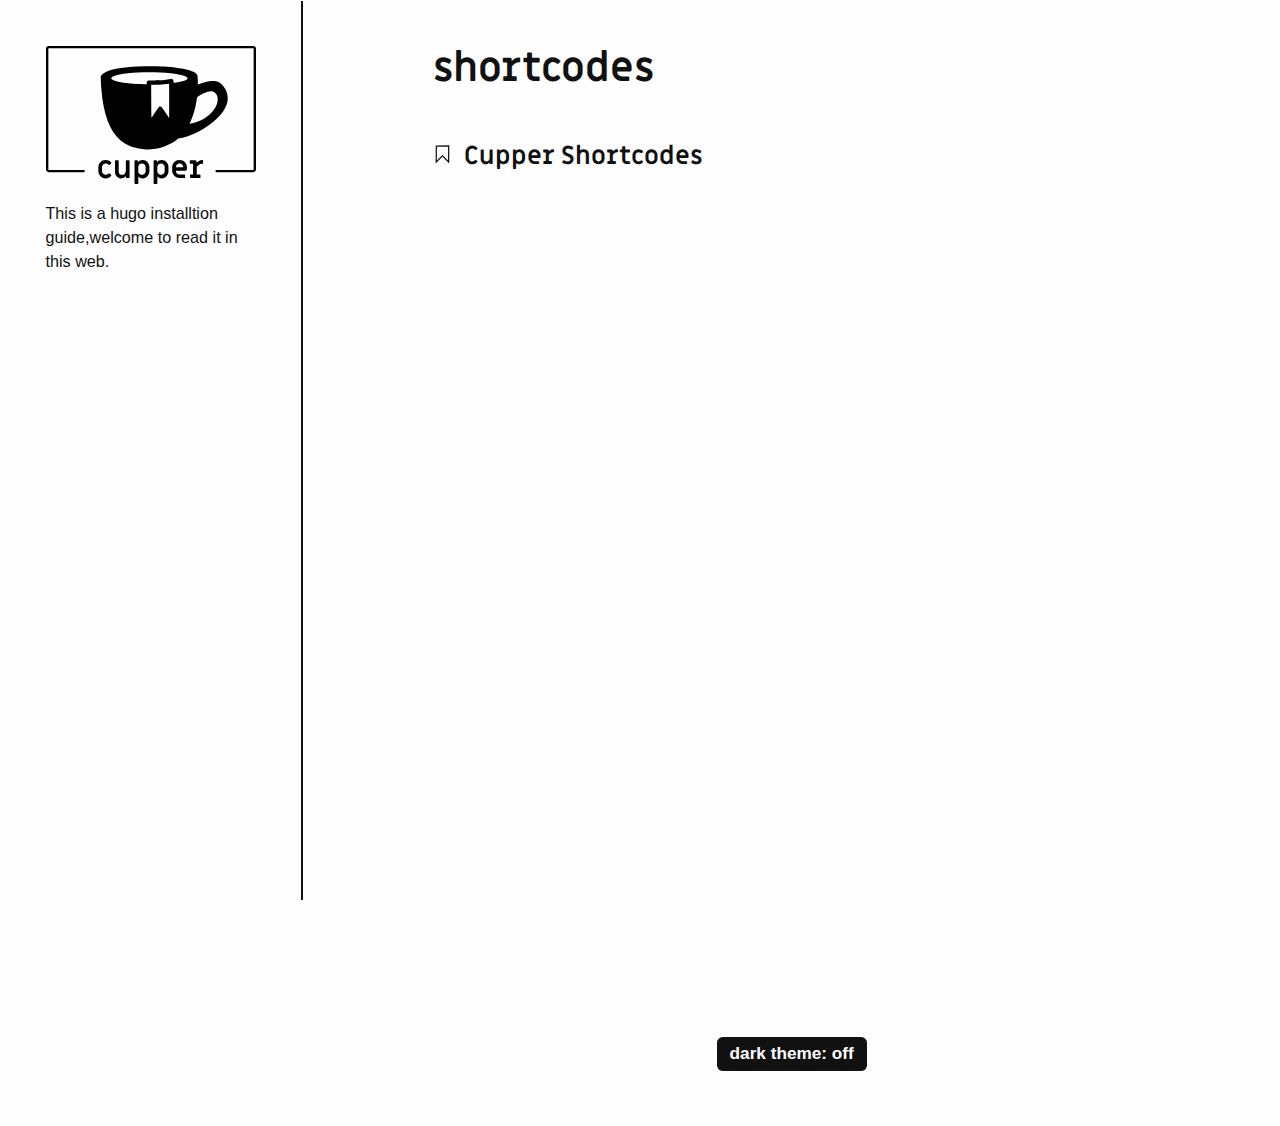
<file: tags/shortcodes/index.html>
<!DOCTYPE html>
<html lang="en">
  <head>
  <meta charset="utf-8">
  <meta name="viewport" content="width=device-width, initial-scale=1.0">
  <meta http-equiv="X-UA-Compatible" content="IE=edge">

  <meta name="generator" content="Hugo 0.80.0" />
  <link rel="canonical" href="https://manxue1985.github.io/tags/shortcodes/">

  

  <link rel="apple-touch-icon" sizes="180x180" href="https://manxue1985.github.io/apple-touch-icon.png">
  <link rel="icon" type="image/png" sizes="32x32" href="https://manxue1985.github.io/favicon-32x32.png">
  <link rel="icon" type="image/png" sizes="16x16" href="https://manxue1985.github.io/favicon-16x16.png">
  <link rel="manifest" href="https://manxue1985.github.io/site.webmanifest">
  <link rel="mask-icon" href="https://manxue1985.github.io/safari-pinned-tab.svg" color="#000000">
  <meta name="msapplication-TileColor" content="#ffffff">
  <meta name="theme-color" content="#ffffff">

  <style>
    body {
      visibility: hidden;
      opacity: 0;
    }
  </style>

  <link rel="stylesheet" href="https://manxue1985.github.io/css/prism.css" media="none" onload="this.media='all';">

  
  
  <link rel="stylesheet" type="text/css" href="https://manxue1985.github.io/css/styles.css">

  

  
  
  <title>shortcodes | Mydocs Site</title>
</head>

  <body>
    <a href="#main">skip to content</a>
    <noscript>
  <style>
    body {
      visibility: visible;
      opacity: 1;
    }
  </style>
</noscript>

    <svg style="display: none">
  <symbol id="bookmark" viewBox="0 0 40 50">
   <g transform="translate(2266 3206.2)">
    <path style="stroke:currentColor;stroke-width:3.2637;fill:none" d="m-2262.2-3203.4-.2331 42.195 16.319-16.318 16.318 16.318.2331-42.428z"/>
   </g>
  </symbol>

  <symbol id="w3c" viewBox="0 0 127.09899 67.763">
   <text font-size="83" style="font-size:83px;font-family:Trebuchet;letter-spacing:-12;fill-opacity:0" letter-spacing="-12" y="67.609352" x="-26.782778">W3C</text>
   <text font-size="83" style="font-size:83px;font-weight:bold;font-family:Trebuchet;fill-opacity:0" y="67.609352" x="153.21722" font-weight="bold">SVG</text>
   <path style="fill:currentColor;image-rendering:optimizeQuality;shape-rendering:geometricPrecision" d="m33.695.377 12.062 41.016 12.067-41.016h8.731l-19.968 67.386h-.831l-12.48-41.759-12.479 41.759h-.832l-19.965-67.386h8.736l12.061 41.016 8.154-27.618-3.993-13.397h8.737z"/>
   <path style="fill:currentColor;image-rendering:optimizeQuality;shape-rendering:geometricPrecision" d="m91.355 46.132c0 6.104-1.624 11.234-4.862 15.394-3.248 4.158-7.45 6.237-12.607 6.237-3.882 0-7.263-1.238-10.148-3.702-2.885-2.47-5.02-5.812-6.406-10.022l6.82-2.829c1.001 2.552 2.317 4.562 3.953 6.028 1.636 1.469 3.56 2.207 5.781 2.207 2.329 0 4.3-1.306 5.909-3.911 1.609-2.606 2.411-5.738 2.411-9.401 0-4.049-.861-7.179-2.582-9.399-1.995-2.604-5.129-3.912-9.397-3.912h-3.327v-3.991l11.646-20.133h-14.062l-3.911 6.655h-2.493v-14.976h32.441v4.075l-12.31 21.217c4.324 1.385 7.596 3.911 9.815 7.571 2.22 3.659 3.329 7.953 3.329 12.892z"/>
   <path style="fill:currentColor;image-rendering:optimizeQuality;shape-rendering:geometricPrecision" d="m125.21 0 1.414 8.6-5.008 9.583s-1.924-4.064-5.117-6.314c-2.693-1.899-4.447-2.309-7.186-1.746-3.527.73-7.516 4.938-9.258 10.13-2.084 6.21-2.104 9.218-2.178 11.978-.115 4.428.58 7.043.58 7.043s-3.04-5.626-3.011-13.866c.018-5.882.947-11.218 3.666-16.479 2.404-4.627 5.954-7.404 9.114-7.728 3.264-.343 5.848 1.229 7.841 2.938 2.089 1.788 4.213 5.698 4.213 5.698l4.94-9.837z"/>
   <path style="fill:currentColor;image-rendering:optimizeQuality;shape-rendering:geometricPrecision" d="m125.82 48.674s-2.208 3.957-3.589 5.48c-1.379 1.524-3.849 4.209-6.896 5.555-3.049 1.343-4.646 1.598-7.661 1.306-3.01-.29-5.807-2.032-6.786-2.764-.979-.722-3.486-2.864-4.897-4.854-1.42-2-3.634-5.995-3.634-5.995s1.233 4.001 2.007 5.699c.442.977 1.81 3.965 3.749 6.572 1.805 2.425 5.315 6.604 10.652 7.545 5.336.945 9.002-1.449 9.907-2.031.907-.578 2.819-2.178 4.032-3.475 1.264-1.351 2.459-3.079 3.116-4.108.487-.758 1.276-2.286 1.276-2.286l-1.276-6.644z"/>
  </symbol>

  <symbol id="tag" viewBox="0 0 177.16535 177.16535">
    <g transform="translate(0 -875.2)">
     <path style="fill-rule:evenodd;stroke-width:0;fill:currentColor" d="m159.9 894.3-68.79 8.5872-75.42 77.336 61.931 60.397 75.429-76.565 6.8495-69.755zm-31.412 31.835a10.813 10.813 0 0 1 1.8443 2.247 10.813 10.813 0 0 1 -3.5174 14.872l-.0445.0275a10.813 10.813 0 0 1 -14.86 -3.5714 10.813 10.813 0 0 1 3.5563 -14.863 10.813 10.813 0 0 1 13.022 1.2884z"/>
    </g>
  </symbol>

  <symbol id="balloon" viewBox="0 0 141.73228 177.16535">
   <g transform="translate(0 -875.2)">
    <g>
     <path style="fill:currentColor" d="m68.156 882.83-.88753 1.4269c-4.9564 7.9666-6.3764 17.321-5.6731 37.378.36584 10.437 1.1246 23.51 1.6874 29.062.38895 3.8372 3.8278 32.454 4.6105 38.459 4.6694-.24176 9.2946.2879 14.377 1.481 1.2359-3.2937 5.2496-13.088 8.886-21.623 6.249-14.668 8.4128-21.264 10.253-31.252 1.2464-6.7626 1.6341-12.156 1.4204-19.764-.36325-12.93-2.1234-19.487-6.9377-25.843-2.0833-2.7507-6.9865-7.6112-7.9127-7.8436-.79716-.20019-6.6946-1.0922-6.7755-1.0248-.02213.0182-5.0006-.41858-7.5248-.22808l-2.149-.22808h-3.3738z"/>
     <path style="fill:currentColor" d="m61.915 883.28-3.2484.4497c-1.7863.24724-3.5182.53481-3.8494.63994-2.4751.33811-4.7267.86957-6.7777 1.5696-.28598 0-1.0254.20146-2.3695.58589-5.0418 1.4418-6.6374 2.2604-8.2567 4.2364-6.281 7.6657-11.457 18.43-12.932 26.891-1.4667 8.4111.71353 22.583 5.0764 32.996 3.8064 9.0852 13.569 25.149 22.801 37.517 1.3741 1.841 2.1708 2.9286 2.4712 3.5792 3.5437-1.1699 6.8496-1.9336 10.082-2.3263-1.3569-5.7831-4.6968-21.86-6.8361-33.002-.92884-4.8368-2.4692-14.322-3.2452-19.991-.68557-5.0083-.77707-6.9534-.74159-15.791.04316-10.803.41822-16.162 1.5026-21.503 1.4593-5.9026 3.3494-11.077 6.3247-15.852z"/>
     <path style="fill:currentColor" d="m94.499 885.78c-.10214-.0109-.13691 0-.0907.0409.16033.13489 1.329 1.0675 2.5976 2.0723 6.7003 5.307 11.273 14.568 12.658 25.638.52519 4.1949.24765 14.361-.5059 18.523-2.4775 13.684-9.7807 32.345-20.944 53.519l-3.0559 5.7971c2.8082.76579 5.7915 1.727 8.9926 2.8441 11.562-11.691 18.349-19.678 24.129-28.394 7.8992-11.913 11.132-20.234 12.24-31.518.98442-10.02-1.5579-20.876-6.7799-28.959-.2758-.4269-.57803-.86856-.89617-1.3166-3.247-6.13-9.752-12.053-21.264-16.131-2.3687-.86369-6.3657-2.0433-7.0802-2.1166z"/>
     <path style="fill:currentColor" d="m32.52 892.22c-.20090-.13016-1.4606.81389-3.9132 2.7457-11.486 9.0476-17.632 24.186-16.078 39.61.79699 7.9138 2.4066 13.505 5.9184 20.562 5.8577 11.77 14.749 23.219 30.087 38.74.05838.059.12188.1244.18052.1838 1.3166-.5556 2.5965-1.0618 3.8429-1.5199-.66408-.32448-1.4608-1.3297-3.8116-4.4602-5.0951-6.785-8.7512-11.962-13.051-18.486-5.1379-7.7948-5.0097-7.5894-8.0586-13.054-6.2097-11.13-8.2674-17.725-8.6014-27.563-.21552-6.3494.13041-9.2733 1.775-14.987 2.1832-7.5849 3.9273-10.986 9.2693-18.07 1.7839-2.3656 2.6418-3.57 2.4409-3.7003z"/>
     <path style="fill:currentColor" d="m69.133 992.37c-6.2405.0309-12.635.76718-19.554 2.5706 4.6956 4.7759 9.935 10.258 12.05 12.625l4.1272 4.6202h11.493l3.964-4.4516c2.0962-2.3541 7.4804-7.9845 12.201-12.768-8.378-1.4975-16.207-2.6353-24.281-2.5955z"/>
     <rect style="stroke-width:0;fill:currentColor" ry="2.0328" height="27.746" width="22.766" y="1017.7" x="60.201"/>
    </g>
   </g>
  </symbol>

  <symbol id="info" viewBox="0 0 41.667 41.667">
   <g transform="translate(-37.035 -1004.6)">
    <path style="stroke-linejoin:round;stroke:currentColor;stroke-linecap:round;stroke-width:3.728;fill:none" d="m76.25 1030.2a18.968 18.968 0 0 1 -23.037 13.709 18.968 18.968 0 0 1 -13.738 -23.019 18.968 18.968 0 0 1 23.001 -13.768 18.968 18.968 0 0 1 13.798 22.984"/>
    <g transform="matrix(1.1146 0 0 1.1146 -26.276 -124.92)">
     <path style="stroke:currentColor;stroke-linecap:round;stroke-width:3.728;fill:none" d="m75.491 1039.5v-8.7472"/>
     <path style="stroke-width:0;fill:currentColor" transform="scale(-1)" d="m-73.193-1024.5a2.3719 2.3719 0 0 1 -2.8807 1.7142 2.3719 2.3719 0 0 1 -1.718 -2.8785 2.3719 2.3719 0 0 1 2.8763 -1.7217 2.3719 2.3719 0 0 1 1.7254 2.8741"/>
    </g>
   </g>
  </symbol>

  <symbol id="warning" viewBox="0 0 48.430474 41.646302">
    <g transform="translate(-1.1273 -1010.2)">
     <path style="stroke-linejoin:round;stroke:currentColor;stroke-linecap:round;stroke-width:4.151;fill:none" d="m25.343 1012.3-22.14 37.496h44.28z"/>
     <path style="stroke:currentColor;stroke-linecap:round;stroke-width:4.1512;fill:none" d="m25.54 1027.7v8.7472"/>
     <path style="stroke-width:0;fill:currentColor" d="m27.839 1042.8a2.3719 2.3719 0 0 1 -2.8807 1.7143 2.3719 2.3719 0 0 1 -1.718 -2.8785 2.3719 2.3719 0 0 1 2.8763 -1.7217 2.3719 2.3719 0 0 1 1.7254 2.8741"/>
    </g>
  </symbol>

  <symbol id="menu" viewBox="0 0 50 50">
     <rect style="stroke-width:0;fill:currentColor" height="10" width="50" y="0" x="0"/>
     <rect style="stroke-width:0;fill:currentColor" height="10" width="50" y="20" x="0"/>
     <rect style="stroke-width:0;fill:currentColor" height="10" width="50" y="40" x="0"/>
   </symbol>

   <symbol id="link" viewBox="0 0 50 50">
    <g transform="translate(0 -1002.4)">
     <g transform="matrix(.095670 0 0 .095670 2.3233 1004.9)">
      <g>
       <path style="stroke-width:0;fill:currentColor" d="m452.84 192.9-128.65 128.65c-35.535 35.54-93.108 35.54-128.65 0l-42.881-42.886 42.881-42.876 42.884 42.876c11.845 11.822 31.064 11.846 42.886 0l128.64-128.64c11.816-11.831 11.816-31.066 0-42.9l-42.881-42.881c-11.822-11.814-31.064-11.814-42.887 0l-45.928 45.936c-21.292-12.531-45.491-17.905-69.449-16.291l72.501-72.526c35.535-35.521 93.136-35.521 128.64 0l42.886 42.881c35.535 35.523 35.535 93.141-.001 128.66zm-254.28 168.51-45.903 45.9c-11.845 11.846-31.064 11.817-42.881 0l-42.884-42.881c-11.845-11.821-11.845-31.041 0-42.886l128.65-128.65c11.819-11.814 31.069-11.814 42.884 0l42.886 42.886 42.876-42.886-42.876-42.881c-35.54-35.521-93.113-35.521-128.65 0l-128.65 128.64c-35.538 35.545-35.538 93.146 0 128.65l42.883 42.882c35.51 35.54 93.11 35.54 128.65 0l72.496-72.499c-23.956 1.597-48.092-3.784-69.474-16.283z"/>
      </g>
     </g>
    </g>
  </symbol>

  <symbol id="doc" viewBox="0 0 35 45">
   <g transform="translate(-147.53 -539.83)">
    <path style="stroke:currentColor;stroke-width:2.4501;fill:none" d="m149.38 542.67v39.194h31.354v-39.194z"/>
    <g style="stroke-width:25" transform="matrix(.098003 0 0 .098003 133.69 525.96)">
     <path d="m220 252.36h200" style="stroke:currentColor;stroke-width:25;fill:none"/>
     <path style="stroke:currentColor;stroke-width:25;fill:none" d="m220 409.95h200"/>
     <path d="m220 488.74h200" style="stroke:currentColor;stroke-width:25;fill:none"/>
     <path d="m220 331.15h200" style="stroke:currentColor;stroke-width:25;fill:none"/>
    </g>
   </g>
 </symbol>

 <symbol id="tick" viewBox="0 0 177.16535 177.16535">
  <g transform="translate(0 -875.2)">
   <rect style="stroke-width:0;fill:currentColor" transform="rotate(30)" height="155" width="40" y="702.99" x="556.82"/>
   <rect style="stroke-width:0;fill:currentColor" transform="rotate(30)" height="40" width="90.404" y="817.99" x="506.42"/>
  </g>
 </symbol>
</svg>

    <div class="wrapper">
      <header class="intro-and-nav" role="banner">
  <div>
    <div class="intro">
      <a
        class="logo"
        href="https://manxue1985.github.io/"
        aria-label="Mydocs Site home page"
      >
        <img src="https://manxue1985.github.io/images/logo.svg" alt="">
      </a>
      <p class="library-desc">
         This is a hugo installtion guide,welcome to read it in this web. 
      </p>
    </div>
    <nav id="patterns-nav" class="patterns" role="navigation">
  <h2 class="vh">Main navigation</h2>
  <button id="menu-button" aria-expanded="false">
    <svg viewBox="0 0 50 50" aria-hidden="true" focusable="false">
      <use xlink:href="#menu"></use>
    </svg>
    Menu
  </button>
  
  <ul id="patterns-list">
  
  </ul>
</nav>
    
  </div>
</header>

      <div class="main-and-footer">
        <div>
          
<main id="main">
  <h1>shortcodes</h1>
  
  <ul class="patterns-list" id="list">
    
    <li>
      <h2>
        <a href="https://manxue1985.github.io/post/cupper-shortcodes/">
          <svg
            class="bookmark"
            aria-hidden="true"
            viewBox="0 0 40 50"
            focusable="false"
          >
            <use xlink:href="#bookmark"></use>
          </svg>
          Cupper Shortcodes
        </a>
      </h2>
    </li>
    
  </ul>
</main>

          
            <footer role="contentinfo">
  <div
  
  >
    <label for="themer">
      dark theme: <input type="checkbox" id="themer" class="vh">
      
      <span aria-hidden="true"></span>
    </label>
  </div>
  
</footer>

          
        </div>
      </div>
    </div>
    

<script src="https://manxue1985.github.io/js/dom-scripts.js"></script>  

<script src="https://manxue1985.github.io/js/prism.js"></script>





    
    
  

  </body>
</html>
</file>
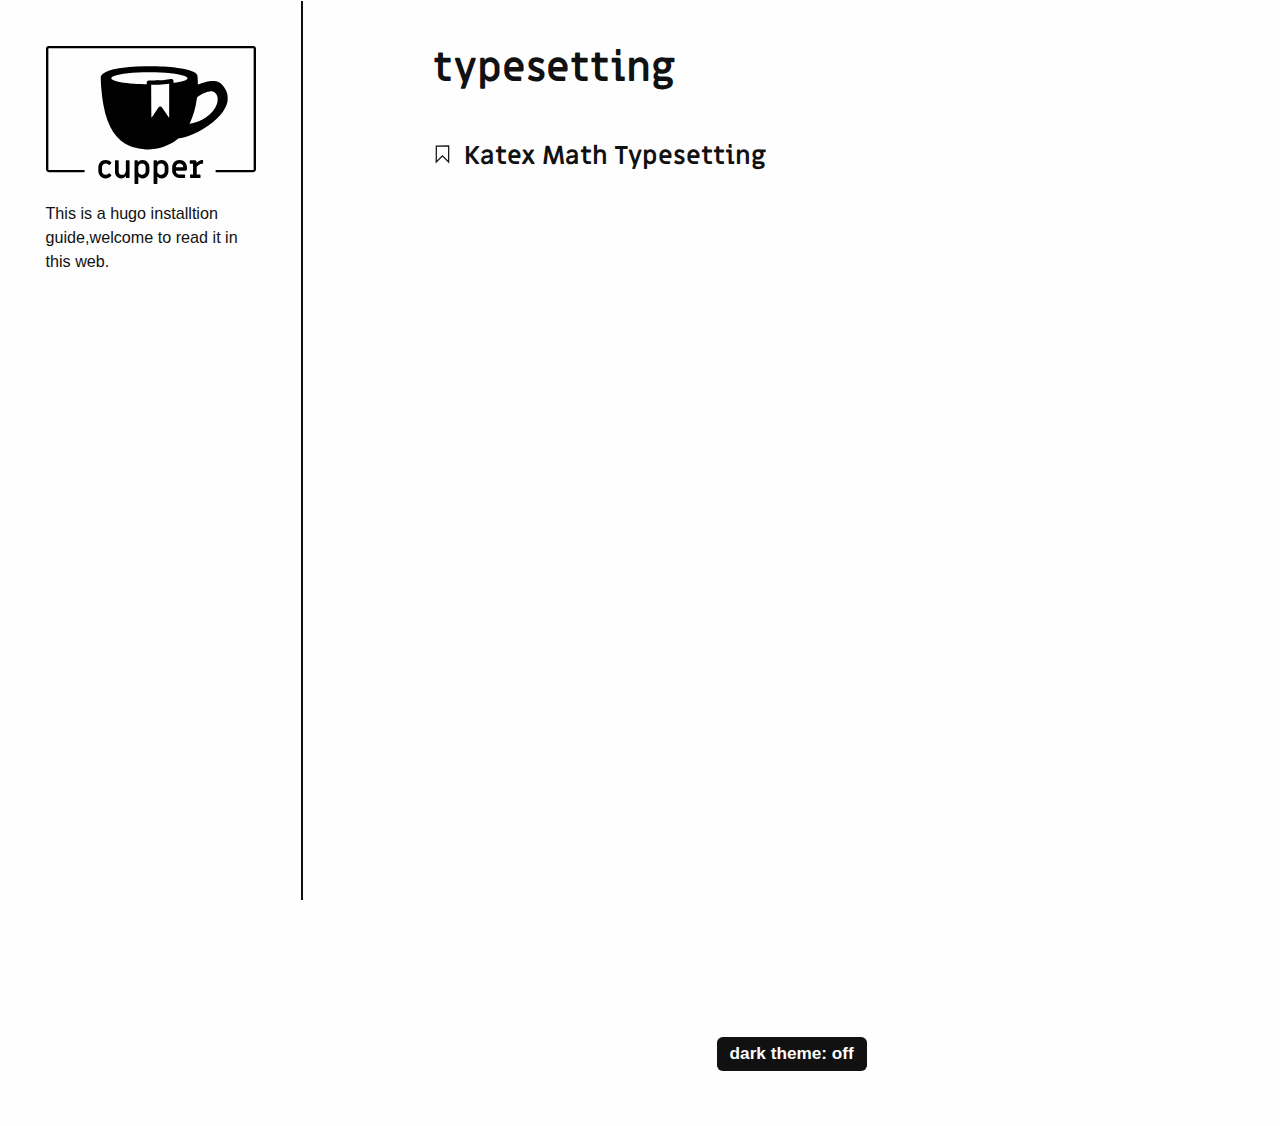
<file: tags/typesetting/index.html>
<!DOCTYPE html>
<html lang="en">
  <head>
  <meta charset="utf-8">
  <meta name="viewport" content="width=device-width, initial-scale=1.0">
  <meta http-equiv="X-UA-Compatible" content="IE=edge">

  <meta name="generator" content="Hugo 0.80.0" />
  <link rel="canonical" href="https://manxue1985.github.io/tags/typesetting/">

  

  <link rel="apple-touch-icon" sizes="180x180" href="https://manxue1985.github.io/apple-touch-icon.png">
  <link rel="icon" type="image/png" sizes="32x32" href="https://manxue1985.github.io/favicon-32x32.png">
  <link rel="icon" type="image/png" sizes="16x16" href="https://manxue1985.github.io/favicon-16x16.png">
  <link rel="manifest" href="https://manxue1985.github.io/site.webmanifest">
  <link rel="mask-icon" href="https://manxue1985.github.io/safari-pinned-tab.svg" color="#000000">
  <meta name="msapplication-TileColor" content="#ffffff">
  <meta name="theme-color" content="#ffffff">

  <style>
    body {
      visibility: hidden;
      opacity: 0;
    }
  </style>

  <link rel="stylesheet" href="https://manxue1985.github.io/css/prism.css" media="none" onload="this.media='all';">

  
  
  <link rel="stylesheet" type="text/css" href="https://manxue1985.github.io/css/styles.css">

  

  
  
  <title>typesetting | Mydocs Site</title>
</head>

  <body>
    <a href="#main">skip to content</a>
    <noscript>
  <style>
    body {
      visibility: visible;
      opacity: 1;
    }
  </style>
</noscript>

    <svg style="display: none">
  <symbol id="bookmark" viewBox="0 0 40 50">
   <g transform="translate(2266 3206.2)">
    <path style="stroke:currentColor;stroke-width:3.2637;fill:none" d="m-2262.2-3203.4-.2331 42.195 16.319-16.318 16.318 16.318.2331-42.428z"/>
   </g>
  </symbol>

  <symbol id="w3c" viewBox="0 0 127.09899 67.763">
   <text font-size="83" style="font-size:83px;font-family:Trebuchet;letter-spacing:-12;fill-opacity:0" letter-spacing="-12" y="67.609352" x="-26.782778">W3C</text>
   <text font-size="83" style="font-size:83px;font-weight:bold;font-family:Trebuchet;fill-opacity:0" y="67.609352" x="153.21722" font-weight="bold">SVG</text>
   <path style="fill:currentColor;image-rendering:optimizeQuality;shape-rendering:geometricPrecision" d="m33.695.377 12.062 41.016 12.067-41.016h8.731l-19.968 67.386h-.831l-12.48-41.759-12.479 41.759h-.832l-19.965-67.386h8.736l12.061 41.016 8.154-27.618-3.993-13.397h8.737z"/>
   <path style="fill:currentColor;image-rendering:optimizeQuality;shape-rendering:geometricPrecision" d="m91.355 46.132c0 6.104-1.624 11.234-4.862 15.394-3.248 4.158-7.45 6.237-12.607 6.237-3.882 0-7.263-1.238-10.148-3.702-2.885-2.47-5.02-5.812-6.406-10.022l6.82-2.829c1.001 2.552 2.317 4.562 3.953 6.028 1.636 1.469 3.56 2.207 5.781 2.207 2.329 0 4.3-1.306 5.909-3.911 1.609-2.606 2.411-5.738 2.411-9.401 0-4.049-.861-7.179-2.582-9.399-1.995-2.604-5.129-3.912-9.397-3.912h-3.327v-3.991l11.646-20.133h-14.062l-3.911 6.655h-2.493v-14.976h32.441v4.075l-12.31 21.217c4.324 1.385 7.596 3.911 9.815 7.571 2.22 3.659 3.329 7.953 3.329 12.892z"/>
   <path style="fill:currentColor;image-rendering:optimizeQuality;shape-rendering:geometricPrecision" d="m125.21 0 1.414 8.6-5.008 9.583s-1.924-4.064-5.117-6.314c-2.693-1.899-4.447-2.309-7.186-1.746-3.527.73-7.516 4.938-9.258 10.13-2.084 6.21-2.104 9.218-2.178 11.978-.115 4.428.58 7.043.58 7.043s-3.04-5.626-3.011-13.866c.018-5.882.947-11.218 3.666-16.479 2.404-4.627 5.954-7.404 9.114-7.728 3.264-.343 5.848 1.229 7.841 2.938 2.089 1.788 4.213 5.698 4.213 5.698l4.94-9.837z"/>
   <path style="fill:currentColor;image-rendering:optimizeQuality;shape-rendering:geometricPrecision" d="m125.82 48.674s-2.208 3.957-3.589 5.48c-1.379 1.524-3.849 4.209-6.896 5.555-3.049 1.343-4.646 1.598-7.661 1.306-3.01-.29-5.807-2.032-6.786-2.764-.979-.722-3.486-2.864-4.897-4.854-1.42-2-3.634-5.995-3.634-5.995s1.233 4.001 2.007 5.699c.442.977 1.81 3.965 3.749 6.572 1.805 2.425 5.315 6.604 10.652 7.545 5.336.945 9.002-1.449 9.907-2.031.907-.578 2.819-2.178 4.032-3.475 1.264-1.351 2.459-3.079 3.116-4.108.487-.758 1.276-2.286 1.276-2.286l-1.276-6.644z"/>
  </symbol>

  <symbol id="tag" viewBox="0 0 177.16535 177.16535">
    <g transform="translate(0 -875.2)">
     <path style="fill-rule:evenodd;stroke-width:0;fill:currentColor" d="m159.9 894.3-68.79 8.5872-75.42 77.336 61.931 60.397 75.429-76.565 6.8495-69.755zm-31.412 31.835a10.813 10.813 0 0 1 1.8443 2.247 10.813 10.813 0 0 1 -3.5174 14.872l-.0445.0275a10.813 10.813 0 0 1 -14.86 -3.5714 10.813 10.813 0 0 1 3.5563 -14.863 10.813 10.813 0 0 1 13.022 1.2884z"/>
    </g>
  </symbol>

  <symbol id="balloon" viewBox="0 0 141.73228 177.16535">
   <g transform="translate(0 -875.2)">
    <g>
     <path style="fill:currentColor" d="m68.156 882.83-.88753 1.4269c-4.9564 7.9666-6.3764 17.321-5.6731 37.378.36584 10.437 1.1246 23.51 1.6874 29.062.38895 3.8372 3.8278 32.454 4.6105 38.459 4.6694-.24176 9.2946.2879 14.377 1.481 1.2359-3.2937 5.2496-13.088 8.886-21.623 6.249-14.668 8.4128-21.264 10.253-31.252 1.2464-6.7626 1.6341-12.156 1.4204-19.764-.36325-12.93-2.1234-19.487-6.9377-25.843-2.0833-2.7507-6.9865-7.6112-7.9127-7.8436-.79716-.20019-6.6946-1.0922-6.7755-1.0248-.02213.0182-5.0006-.41858-7.5248-.22808l-2.149-.22808h-3.3738z"/>
     <path style="fill:currentColor" d="m61.915 883.28-3.2484.4497c-1.7863.24724-3.5182.53481-3.8494.63994-2.4751.33811-4.7267.86957-6.7777 1.5696-.28598 0-1.0254.20146-2.3695.58589-5.0418 1.4418-6.6374 2.2604-8.2567 4.2364-6.281 7.6657-11.457 18.43-12.932 26.891-1.4667 8.4111.71353 22.583 5.0764 32.996 3.8064 9.0852 13.569 25.149 22.801 37.517 1.3741 1.841 2.1708 2.9286 2.4712 3.5792 3.5437-1.1699 6.8496-1.9336 10.082-2.3263-1.3569-5.7831-4.6968-21.86-6.8361-33.002-.92884-4.8368-2.4692-14.322-3.2452-19.991-.68557-5.0083-.77707-6.9534-.74159-15.791.04316-10.803.41822-16.162 1.5026-21.503 1.4593-5.9026 3.3494-11.077 6.3247-15.852z"/>
     <path style="fill:currentColor" d="m94.499 885.78c-.10214-.0109-.13691 0-.0907.0409.16033.13489 1.329 1.0675 2.5976 2.0723 6.7003 5.307 11.273 14.568 12.658 25.638.52519 4.1949.24765 14.361-.5059 18.523-2.4775 13.684-9.7807 32.345-20.944 53.519l-3.0559 5.7971c2.8082.76579 5.7915 1.727 8.9926 2.8441 11.562-11.691 18.349-19.678 24.129-28.394 7.8992-11.913 11.132-20.234 12.24-31.518.98442-10.02-1.5579-20.876-6.7799-28.959-.2758-.4269-.57803-.86856-.89617-1.3166-3.247-6.13-9.752-12.053-21.264-16.131-2.3687-.86369-6.3657-2.0433-7.0802-2.1166z"/>
     <path style="fill:currentColor" d="m32.52 892.22c-.20090-.13016-1.4606.81389-3.9132 2.7457-11.486 9.0476-17.632 24.186-16.078 39.61.79699 7.9138 2.4066 13.505 5.9184 20.562 5.8577 11.77 14.749 23.219 30.087 38.74.05838.059.12188.1244.18052.1838 1.3166-.5556 2.5965-1.0618 3.8429-1.5199-.66408-.32448-1.4608-1.3297-3.8116-4.4602-5.0951-6.785-8.7512-11.962-13.051-18.486-5.1379-7.7948-5.0097-7.5894-8.0586-13.054-6.2097-11.13-8.2674-17.725-8.6014-27.563-.21552-6.3494.13041-9.2733 1.775-14.987 2.1832-7.5849 3.9273-10.986 9.2693-18.07 1.7839-2.3656 2.6418-3.57 2.4409-3.7003z"/>
     <path style="fill:currentColor" d="m69.133 992.37c-6.2405.0309-12.635.76718-19.554 2.5706 4.6956 4.7759 9.935 10.258 12.05 12.625l4.1272 4.6202h11.493l3.964-4.4516c2.0962-2.3541 7.4804-7.9845 12.201-12.768-8.378-1.4975-16.207-2.6353-24.281-2.5955z"/>
     <rect style="stroke-width:0;fill:currentColor" ry="2.0328" height="27.746" width="22.766" y="1017.7" x="60.201"/>
    </g>
   </g>
  </symbol>

  <symbol id="info" viewBox="0 0 41.667 41.667">
   <g transform="translate(-37.035 -1004.6)">
    <path style="stroke-linejoin:round;stroke:currentColor;stroke-linecap:round;stroke-width:3.728;fill:none" d="m76.25 1030.2a18.968 18.968 0 0 1 -23.037 13.709 18.968 18.968 0 0 1 -13.738 -23.019 18.968 18.968 0 0 1 23.001 -13.768 18.968 18.968 0 0 1 13.798 22.984"/>
    <g transform="matrix(1.1146 0 0 1.1146 -26.276 -124.92)">
     <path style="stroke:currentColor;stroke-linecap:round;stroke-width:3.728;fill:none" d="m75.491 1039.5v-8.7472"/>
     <path style="stroke-width:0;fill:currentColor" transform="scale(-1)" d="m-73.193-1024.5a2.3719 2.3719 0 0 1 -2.8807 1.7142 2.3719 2.3719 0 0 1 -1.718 -2.8785 2.3719 2.3719 0 0 1 2.8763 -1.7217 2.3719 2.3719 0 0 1 1.7254 2.8741"/>
    </g>
   </g>
  </symbol>

  <symbol id="warning" viewBox="0 0 48.430474 41.646302">
    <g transform="translate(-1.1273 -1010.2)">
     <path style="stroke-linejoin:round;stroke:currentColor;stroke-linecap:round;stroke-width:4.151;fill:none" d="m25.343 1012.3-22.14 37.496h44.28z"/>
     <path style="stroke:currentColor;stroke-linecap:round;stroke-width:4.1512;fill:none" d="m25.54 1027.7v8.7472"/>
     <path style="stroke-width:0;fill:currentColor" d="m27.839 1042.8a2.3719 2.3719 0 0 1 -2.8807 1.7143 2.3719 2.3719 0 0 1 -1.718 -2.8785 2.3719 2.3719 0 0 1 2.8763 -1.7217 2.3719 2.3719 0 0 1 1.7254 2.8741"/>
    </g>
  </symbol>

  <symbol id="menu" viewBox="0 0 50 50">
     <rect style="stroke-width:0;fill:currentColor" height="10" width="50" y="0" x="0"/>
     <rect style="stroke-width:0;fill:currentColor" height="10" width="50" y="20" x="0"/>
     <rect style="stroke-width:0;fill:currentColor" height="10" width="50" y="40" x="0"/>
   </symbol>

   <symbol id="link" viewBox="0 0 50 50">
    <g transform="translate(0 -1002.4)">
     <g transform="matrix(.095670 0 0 .095670 2.3233 1004.9)">
      <g>
       <path style="stroke-width:0;fill:currentColor" d="m452.84 192.9-128.65 128.65c-35.535 35.54-93.108 35.54-128.65 0l-42.881-42.886 42.881-42.876 42.884 42.876c11.845 11.822 31.064 11.846 42.886 0l128.64-128.64c11.816-11.831 11.816-31.066 0-42.9l-42.881-42.881c-11.822-11.814-31.064-11.814-42.887 0l-45.928 45.936c-21.292-12.531-45.491-17.905-69.449-16.291l72.501-72.526c35.535-35.521 93.136-35.521 128.64 0l42.886 42.881c35.535 35.523 35.535 93.141-.001 128.66zm-254.28 168.51-45.903 45.9c-11.845 11.846-31.064 11.817-42.881 0l-42.884-42.881c-11.845-11.821-11.845-31.041 0-42.886l128.65-128.65c11.819-11.814 31.069-11.814 42.884 0l42.886 42.886 42.876-42.886-42.876-42.881c-35.54-35.521-93.113-35.521-128.65 0l-128.65 128.64c-35.538 35.545-35.538 93.146 0 128.65l42.883 42.882c35.51 35.54 93.11 35.54 128.65 0l72.496-72.499c-23.956 1.597-48.092-3.784-69.474-16.283z"/>
      </g>
     </g>
    </g>
  </symbol>

  <symbol id="doc" viewBox="0 0 35 45">
   <g transform="translate(-147.53 -539.83)">
    <path style="stroke:currentColor;stroke-width:2.4501;fill:none" d="m149.38 542.67v39.194h31.354v-39.194z"/>
    <g style="stroke-width:25" transform="matrix(.098003 0 0 .098003 133.69 525.96)">
     <path d="m220 252.36h200" style="stroke:currentColor;stroke-width:25;fill:none"/>
     <path style="stroke:currentColor;stroke-width:25;fill:none" d="m220 409.95h200"/>
     <path d="m220 488.74h200" style="stroke:currentColor;stroke-width:25;fill:none"/>
     <path d="m220 331.15h200" style="stroke:currentColor;stroke-width:25;fill:none"/>
    </g>
   </g>
 </symbol>

 <symbol id="tick" viewBox="0 0 177.16535 177.16535">
  <g transform="translate(0 -875.2)">
   <rect style="stroke-width:0;fill:currentColor" transform="rotate(30)" height="155" width="40" y="702.99" x="556.82"/>
   <rect style="stroke-width:0;fill:currentColor" transform="rotate(30)" height="40" width="90.404" y="817.99" x="506.42"/>
  </g>
 </symbol>
</svg>

    <div class="wrapper">
      <header class="intro-and-nav" role="banner">
  <div>
    <div class="intro">
      <a
        class="logo"
        href="https://manxue1985.github.io/"
        aria-label="Mydocs Site home page"
      >
        <img src="https://manxue1985.github.io/images/logo.svg" alt="">
      </a>
      <p class="library-desc">
         This is a hugo installtion guide,welcome to read it in this web. 
      </p>
    </div>
    <nav id="patterns-nav" class="patterns" role="navigation">
  <h2 class="vh">Main navigation</h2>
  <button id="menu-button" aria-expanded="false">
    <svg viewBox="0 0 50 50" aria-hidden="true" focusable="false">
      <use xlink:href="#menu"></use>
    </svg>
    Menu
  </button>
  
  <ul id="patterns-list">
  
  </ul>
</nav>
    
  </div>
</header>

      <div class="main-and-footer">
        <div>
          
<main id="main">
  <h1>typesetting</h1>
  
  <ul class="patterns-list" id="list">
    
    <li>
      <h2>
        <a href="https://manxue1985.github.io/post/katex-math-typesetting/">
          <svg
            class="bookmark"
            aria-hidden="true"
            viewBox="0 0 40 50"
            focusable="false"
          >
            <use xlink:href="#bookmark"></use>
          </svg>
          Katex Math Typesetting
        </a>
      </h2>
    </li>
    
  </ul>
</main>

          
            <footer role="contentinfo">
  <div
  
  >
    <label for="themer">
      dark theme: <input type="checkbox" id="themer" class="vh">
      
      <span aria-hidden="true"></span>
    </label>
  </div>
  
</footer>

          
        </div>
      </div>
    </div>
    

<script src="https://manxue1985.github.io/js/dom-scripts.js"></script>  

<script src="https://manxue1985.github.io/js/prism.js"></script>





    
    
  

  </body>
</html>
</file>
